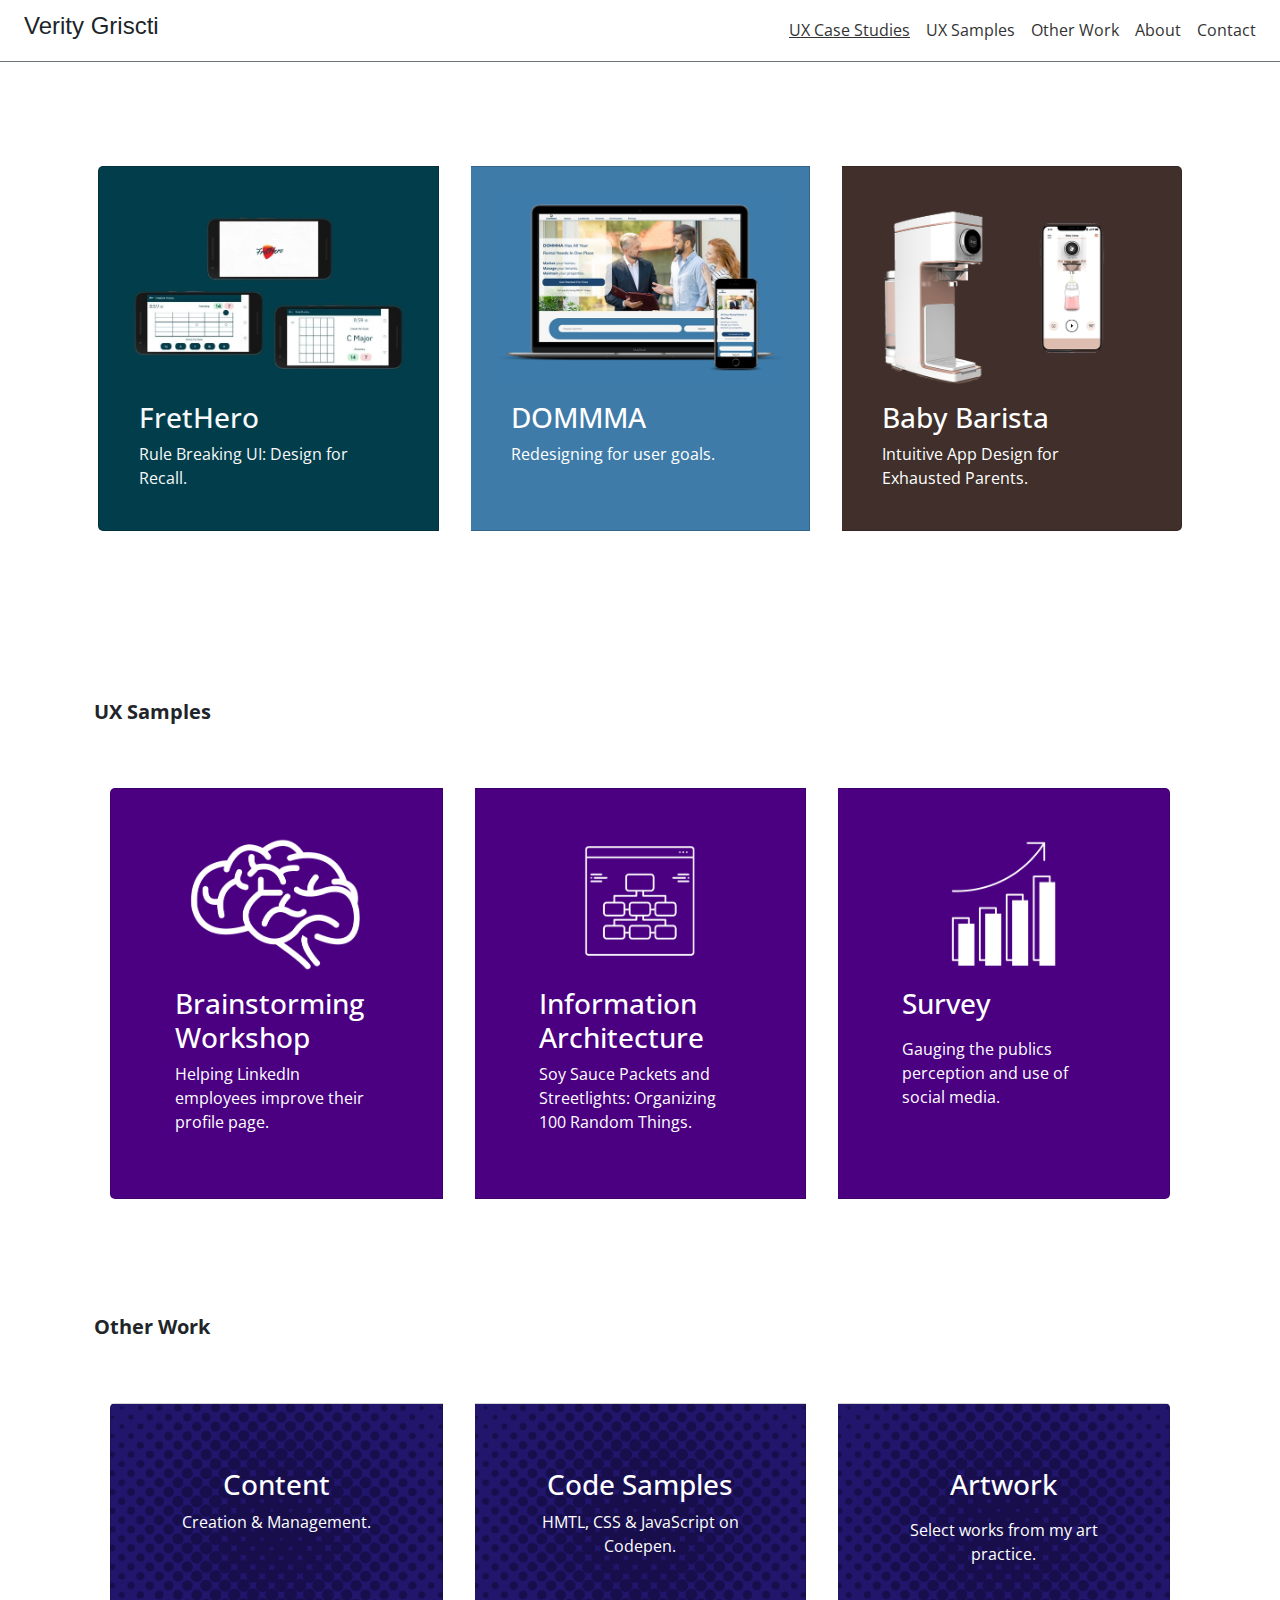
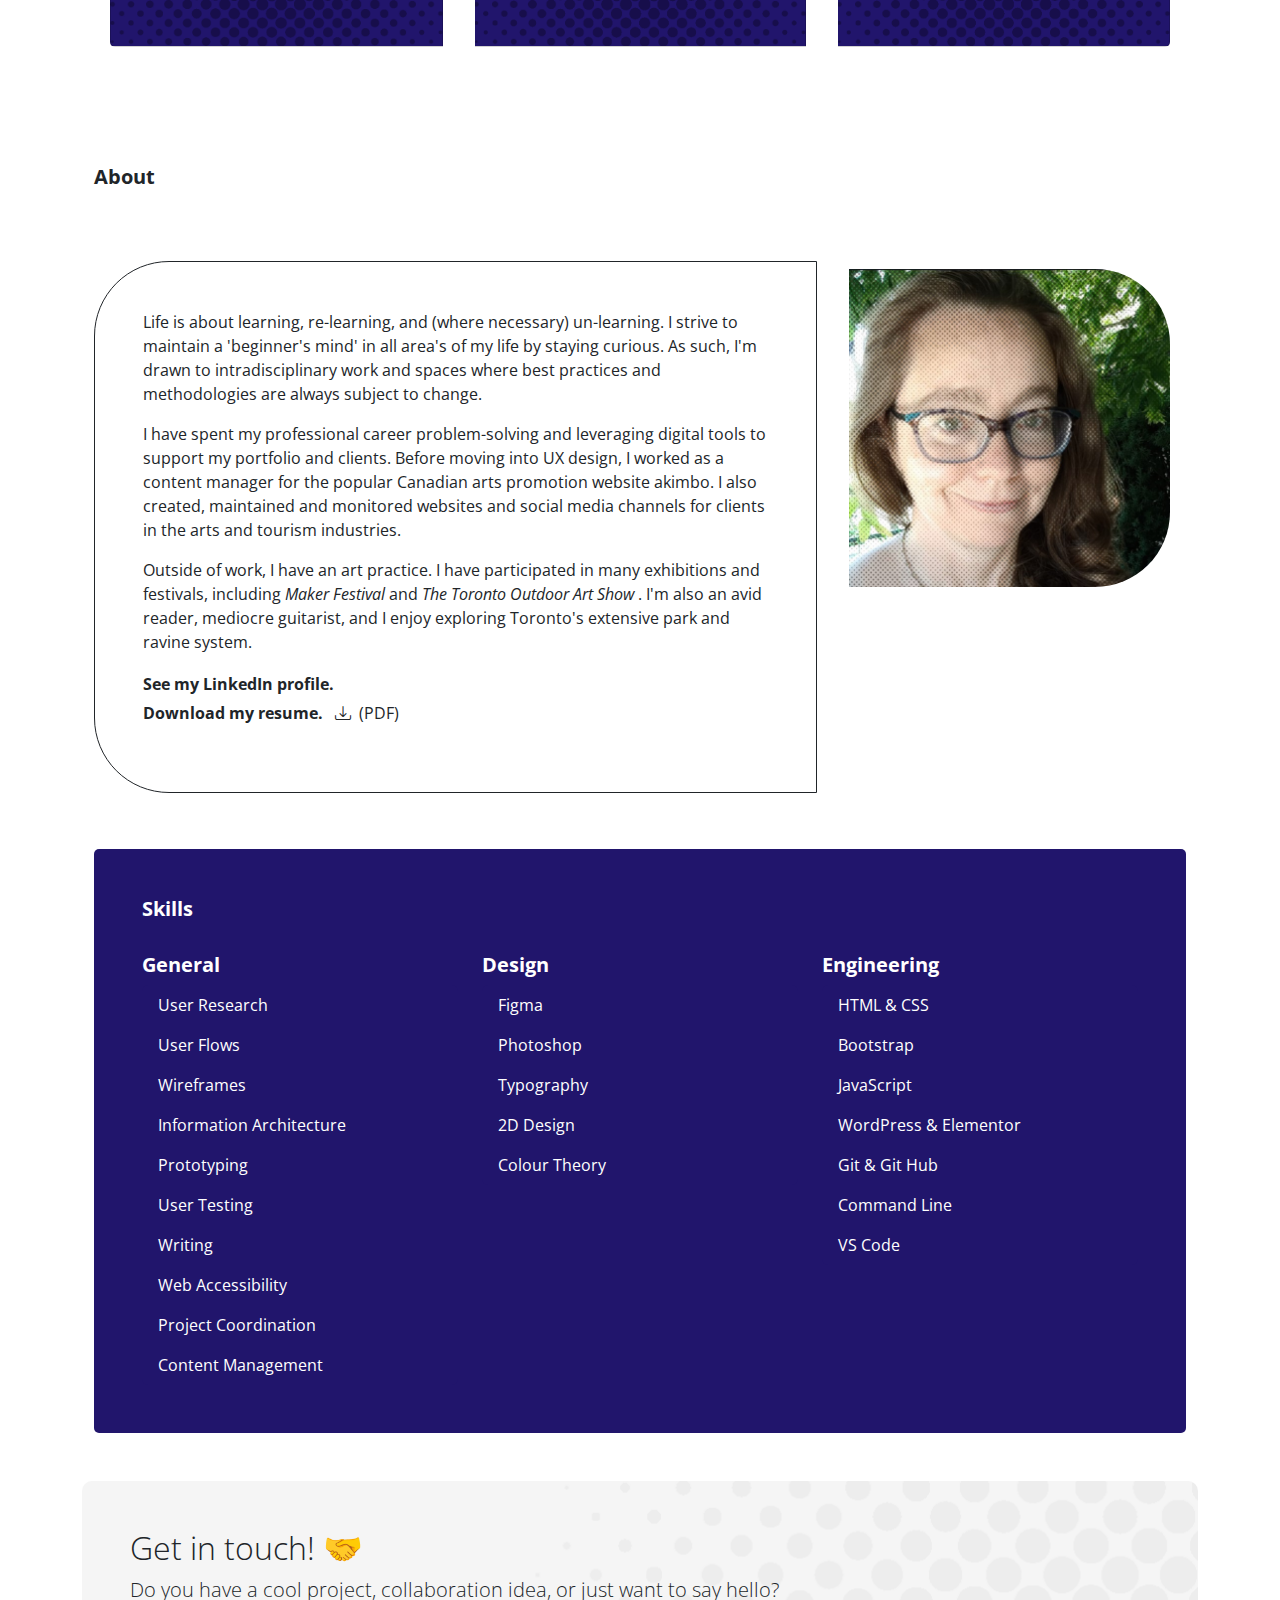
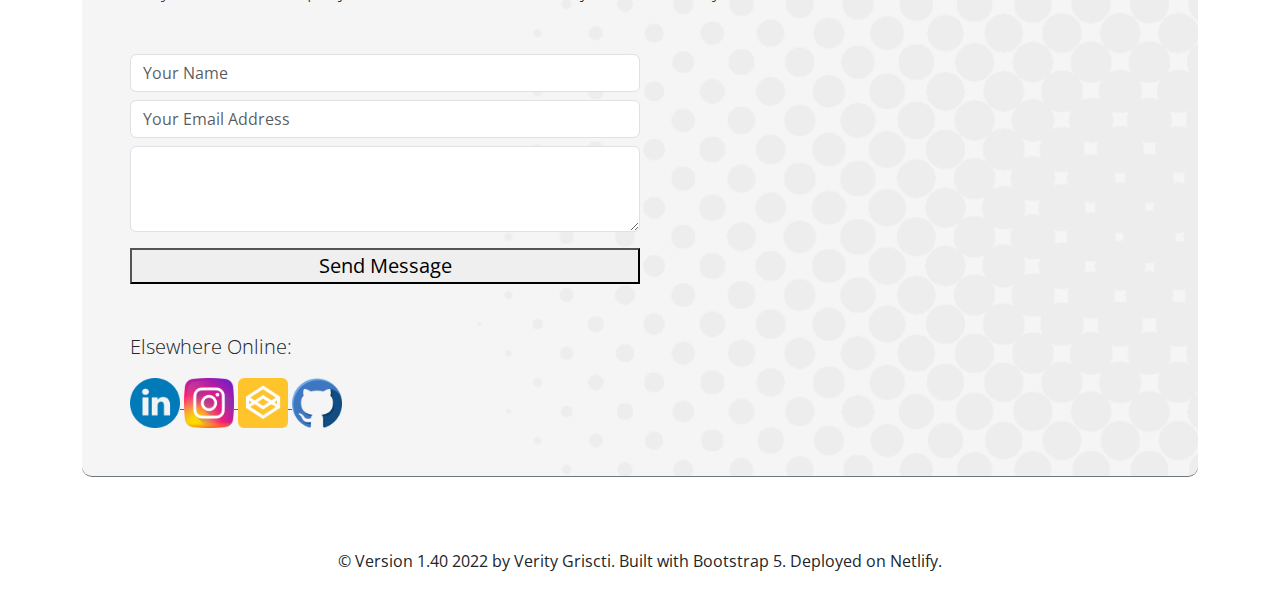
<file: index.html>
<!DOCTYPE html>
<html lang="en">
  <head>
    <title>Verity Griscti - UX Designer</title>
    <meta charset="utf-8" />
    <meta name="viewport" content="width=device-width, initial-scale=1" />

    <link
      href="https://cdn.jsdelivr.net/npm/bootstrap@5.1.2/dist/css/bootstrap.min.css"
      rel="stylesheet"
    />
    <script src="https://cdn.jsdelivr.net/npm/bootstrap@5.1.2/dist/js/bootstrap.bundle.min.js"></script>

    <meta name="description" content="Verity Griscti: UX Designer" />
    <meta name="author" content="Verity Griscti" />

    <link rel="preconnect" href="https://fonts.googleapis.com" />
    <link rel="preconnect" href="https://fonts.gstatic.com" crossorigin />
    <link
      href="https://fonts.googleapis.com/css2?family=Lora:ital,wght@0,400;0,500;1,400;1,500&display=swap"
      rel="stylesheet"
    />
    <link rel="preconnect" href="https://fonts.googleapis.com" />
    <link rel="preconnect" href="https://fonts.gstatic.com" crossorigin />
    <link
      href="https://fonts.googleapis.com/css2?family=Lora:ital,wght@0,400;0,500;1,400;1,500&family=Open+Sans:wght@300;400;600&display=swap"
      rel="stylesheet"
    />

    <link
      rel="stylesheet"
      href="https://cdn.jsdelivr.net/npm/bootstrap-icons@1.5.0/font/bootstrap-icons.css"
    />

    <link
      rel="stylesheet"
      href="https://pro.fontawesome.com/releases/v5.10.0/css/all.css"
      integrity="sha384-AYmEC3Yw5cVb3ZcuHtOA93w35dYTsvhLPVnYs9eStHfGJvOvKxVfELGroGkvsg+p"
      crossorigin="anonymous"
    />

    <link rel="stylesheet" href="/styles.css" />

    <!-- Global site tag (gtag.js) - Google Analytics -->
    <script
      async
      src="https://www.googletagmanager.com/gtag/js?id=G-D1YHQLPENP"
    ></script>
    <script>
      window.dataLayer = window.dataLayer || []
      function gtag() {
        dataLayer.push(arguments)
      }
      gtag('js', new Date())

      gtag('config', 'G-D1YHQLPENP')
    </script>
  </head>

  <body data-bs-spy="scroll" data-bs-target=".nav" data-bs-offset="150">
    <main class="container">
      <nav
        id="navbar"
        class="navbar navbar-light navbar-expand-md fixed-top p-1 border-bottom border-secondary"
        aria-label="Main Navigation"
      >
        <div id="nav-contents" class="container-fluid">
          <div class="navbrand">
            <a id="index-link" class="nav-link text-dark" href="index.html">
              <h1 class="fs-4 fw-normal p-2 align-items-middle align-middle">
                Verity Griscti
              </h1>
            </a>
          </div>
          <!---navbrand-->

          <button
            class="navbar-toggler"
            type="button"
            data-bs-toggle="collapse"
            data-bs-target="#menu-content"
            aria-controls="menu"
            aria-expanded="false"
            aria-label="Toggle navigation"
          >
            <span class="navbar-toggler-icon"></span>
          </button>

          <div class="collapse navbar-collapse" id="menu-content">
            <ul
              id="menu"
              class="nav d-flex navbar-nav me-auto mb-2 mb-lg-0 justify-content-end collapse navbar-collapse nav-pills"
            >
              <li class="nav-item">
                <a class="nav-link" href="#ux-cs">UX Case Studies</a>
              </li>
              <li class="nav-item">
                <a class="nav-link" href="#ux-samples">UX Samples</a>
              </li>
              <li class="nav-item">
                <a class="nav-link" href="#other-work">Other Work</a>
              </li>
              <li class="nav-item">
                <a class="nav-link" href="#about">About</a>
              </li>
              <li class="nav-item">
                <a class="nav-link" href="#contact">Contact</a>
              </li>
            </ul>
          </div>
          <!-- menu-content-->
        </div>
        <!--- nav-contents -->
      </nav>

      <div id="ux-cs">
        <h2 class="hide-element">UX Case Studies</h2>
        <div class="card-group text-left">
          <div id="frethero-cs" class="card p-4 m-3 tile">
            <img
              src="/main-assets/images/index/FretHero-Mockup.jpg"
              class="card-img-top"
              alt="A screen shot of the FretHero Splash, Note Selector and Chord Box Sreens."
            />
            <div class="card-body">
              <a class="link-light" href="/frethero.html">
                <h3 class="card-title">FretHero</h3>
                <p class="card-text">
                  Rule Breaking UI: Design for Recall.
                </p>
              </a>
            </div>
          </div>
          <!--frethero-cs-->
          <div id="dommma-cs" class="card p-4 m-3 tile">
            <img
              src="/main-assets/images/index/DOMMMA-Mockup.jpg.png"
              class="card-img-top"
              alt="An open laptop and cell phone both display the DOMMMA home page."
            />
            <div class="card-body">
              <a href="/DOMMMA.html">
                <h3 class="card-title">DOMMMA</h3>
                <p class="card-text">
                  Redesigning for user goals.
                </p>
              </a>
            </div>
          </div>
          <!--dommma-cs-->
          <div id="babybarista-cs" class="card p-4 m-3 tile">
            <img
              src="/main-assets/images/index/babybarista-Mockup.png"
              class="card-img-top"
              alt="An image of a the Baby Barista formula dispenser and a cell phone displaying a screen shot of the Baby Barista App."
            />
            <div class="card-body">
              <a href="/babybarista.html">
                <h3 class="card-title">Baby Barista</h3>
                <p class="card-text">
                  Intuitive App Design for Exhausted Parents.
                </p>
              </a>
            </div>
          </div>
          <!---baby-barista-->
        </div>
        <!--card-group-->
      </div>
      <!--ux-cs-->

      <div id="ux-samples" class="container">
        <h2 class="fs-5 fw-bold">UX Samples</h2>
        <div class="card-group mt-5">
          <div id="workshop-tile" class="card p-5 m-3 tile">
            <img
              src="/main-assets/images/index/Brainstorming-Graphic.png"
              class="card-img-top"
              alt="White line drawing of a profile view of a brain on a dark violet background."
            />
            <div class="card-body">
              <a href="/research-workshop.html">
                <h3 class="card-title">Brainstorming Workshop</h3>
                <p class="card-text">
                  Helping LinkedIn employees improve their profile page.
                </p>
              </a>
            </div>
          </div>
          <!--workshop-tile-->
          <div id="ia-tile" class="card p-5 m-3 tile">
            <img
              src="/main-assets/images/index/InfoArch-Graphic.png"
              class="card-img-top"
              alt="White line drawing of a site map diagram on a dark violet background."
            />
            <div class="card-body">
              <a href="/InformationArchitecture.html">
                <h3 class="card-title">Information Architecture</h3>
                <p class="card-text">
                  Soy Sauce Packets and Streetlights: Organizing 100 Random
                  Things.
                </p>
              </a>
            </div>
          </div>
          <!--ia-tile-->
          <div id="survey-tile" class="card p-5 m-3 tile">
            <img
              src="/main-assets/images/index/Survey-Graphic.png"
              class="card-img-top"
              alt="White line drawing of a three bar graph with a curved line above the graph on a dark violet background."
            />
            <div class="card-body">
              <a href="/survey.html">
                <h3 class="card-title">Survey</h3>
                <p class="card-text"></p>
                <p>Gauging the publics perception and use of social media.</p>
              </a>
            </div>
          </div>
          <!--survey-tile-->
        </div>
        <!---card-group-->
      </div>
      <!---ux-samples-->

      <div id="other-work" class="container">
        <h2 class="fs-5 fw-bold">Other Work</h2>
        <div class="card-group mt-5">
          <div id="content-tile" class="card p-5 m-3 tile text-center">
            <div class="card-body">
              <a href="/content.html">
                <h3 class="card-title">Content</h3>
                <p class="card-text">Creation & Management.</p>
              </a>
            </div>
          </div>
          <!--content-tile-->
          <div id="code-tile" class="card p-5 m-3 tile text-center">
            <div class="card-body">
              <a target="_blank" href="https://codepen.io/veritygriscti">
                <h3 class="card-title">Code Samples</h3>
                <p class="card-text">HMTL, CSS & JavaScript on Codepen.</p>
              </a>
            </div>
          </div>
          <!--code-tile-->
          <div id="art-tile" class="card p-5 m-3 tile text-center">
            <div class="card-body">
              <a href="/artwork.html">
                <h3 class="card-title">Artwork</h3>
                <p class="card-text"></p>
                <p>Select works from my art practice.</p>
              </a>
            </div>
          </div>
          <!--artwork-tile-->
        </div>
        <!---card-group-->
      </div>
      <!---other-work-->

      <section id="about" class="container-fluid">
        <h2 class="fs-5 fw-bold">About</h2>

        <div id="about-row" class="row mt-5 g-3">
          <div
            id="about-img-container--"
            class="col-sm-12 col-md-4 order-md-last text-center align-items-top"
          >
            <div class="p-3">
              <img
                id="about-img"
                class="img-fluid"
                src="main-assets/images/index/about-img.jpg"
                alt="Headshot of a UX designer looking relieved and happy after recieving Head shot of a UX Designer looking confident and happy after getting her first haircut in 18 months (#pandemiclife)"
              />
              <br />
            </div>
          </div>
          <!---about-img-container-->

          <div
            id="about-written-container"
            class="col-sm-12 col-md-8 order-md-first p-2"
          >
            <div id="about-written" class="p-5 border border-dark">
              <p>
                Life is about learning, re-learning, and (where necessary)
                un-learning. I strive to maintain a 'beginner's mind' in all
                area's of my life by staying curious. As such, I'm drawn to
                intradisciplinary work and spaces where best practices and
                methodologies are always subject to change.
              </p>

              <p>
                I have spent my professional career problem-solving and
                leveraging digital tools to support my portfolio and clients.
                Before moving into UX design, I worked as a content manager for
                the popular Canadian arts promotion website akimbo. I also
                created, maintained and monitored websites and social media
                channels for clients in the arts and tourism industries.
              </p>

              <p>
                Outside of work, I have an art practice. I have participated in
                many exhibitions and festivals, including
                <i>Maker Festival</i>
                and
                <i>The Toronto Outdoor Art Show</i>
                . I'm also an avid reader, mediocre guitarist, and I enjoy
                exploring Toronto's extensive park and ravine system.
              </p>

              <div id="about-links">
                <p>
                  <a
                    target="_blank"
                    href="https://www.linkedin.com/in/veritygriscti"
                  >
                    See my LinkedIn profile.
                  </a>
                  <br />
                  <a href="VerityGriscti-Resume.pdf">Download my resume.</a>
                  &nbsp;
                  <i class="bi bi-download"></i>
                  &nbsp;(PDF)
                </p>
              </div>
              <!--about-links-->
            </div>
            <!--about-written-->
          </div>
          <!--about-written-container-->
        </div>
        <!--about-row-->

        <aside id="skills" class="p-5 container-fluid mt-5">
          <h3 class="fs-5 fw-bold">Skills</h3>
          <div class="row">
            <div class="col-sm-12 col-md-4">
              <h4 class="fs-5 mt-4 fw-bold">General</h4>
              <ul class="list-group">
                <li class="list-group-item">User Research</li>
                <li class="list-group-item">User Flows</li>
                <li class="list-group-item">Wireframes</li>
                <li class="list-group-item">Information Architecture</li>
                <li class="list-group-item">Prototyping</li>
                <li class="list-group-item">User Testing</li>
                <li class="list-group-item">Writing</li>
                <li class="list-group-item">Web Accessibility</li>
                <li class="list-group-item">Project Coordination</li>
                <li class="list-group-item">Content Management</li>
              </ul>
            </div>
            <div class="col-sm-12 col-md-4">
              <h4 class="fs-5 mt-4 fw-bold">Design</h4>
              <ul class="list-group">
                <li class="list-group-item">Figma</li>
                <li class="list-group-item">Photoshop</li>
                <li class="list-group-item">Typography</li>
                <li class="list-group-item">2D Design</li>
                <li class="list-group-item">Colour Theory</li>
              </ul>
            </div>
            <div class="col-sm-12 col-md-4">
              <h4 class="fs-5 mt-4 fw-bold">Engineering</h4>
              <ul class="list-group">
                <li class="list-group-item">HTML &amp; CSS</li>
                <li class="list-group-item">Bootstrap</li>
                <li class="list-group-item">JavaScript</li>
                <li class="list-group-item">WordPress & Elementor</li>
                <li class="list-group-item">Git & Git Hub</li>
                <li class="list-group-item">Command Line</li>
                <li class="list-group-item">VS Code</li>
              </ul>
            </div>
          </div>
          <!--row-->
        </aside>
      </section>

      <section
        id="contact"
        class="container border-bottom border-secondary mt-5 p-5"
      >
        <h2 class="fw-light">
          Get in touch!
          <span id="emoji">&#x1f91d;</span>
        </h2>

        <div id="form-container" class="fs-5 fw-light">
          Do you have a cool project, collaboration idea, or just want to say
          hello?
          <br />
          <form
            class="mt-5"
            name="contact-form"
            onSubmit="submit"
            method="POST"
            data-netlify="true"
            data-netlify-recaptcha="true"
          >
            <div class="col-md-6 mb-2">
              <label
                for="Contact-Form-Name"
                class="form-label hide-element"
                aria-label="Name-Input"
              >
                Name:
              </label>
              <input
                type="text"
                class="form-control"
                id="Contact-Form-Name"
                placeholder="Your Name"
                name="name"
              />
            </div>
            <div class="col-md-6 mb-2">
              <label
                for="Email-Address"
                class="form-label hide-element"
                aria-label="Email-Input"
              >
                Email Address
              </label>
              <input
                type="email"
                class="form-control"
                id="Email-Address"
                placeholder="Your Email Address"
                name="email-address"
              />
            </div>
            <div class="col-md-6 mb-3">
              <label
                for="Text-Message"
                class="form-label hide-element"
                aria-label="Input Email Message"
              >
                Email Message
              </label>
              <textarea
                class="form-control"
                id="Text-Message"
                rows="3"
                name="text-message"
              ></textarea>
            </div>
            <div data-netlify-recaptcha="true"></div>
            <div class="col-md-6 d-md-block mt-2">
              <button
                class="btn-dark d-md-block col-12"
                type="submit"
                aria-label="Submit Contact Form"
              >
                Send Message
              </button>
            </div>
          </form>
        </div>
        <!--form-container-->

        <div class="social-media flex-row">
          <div class="fw-light fs-5 mt-5">Elsewhere Online:</div>
          <div id="sm-menu" class="mt-3">
            <a
              target="_blank"
              href="https://www.linkedin.com/in/veritygriscti/"
            >
              <img
                class="sm-icon"
                alt="linkedin-logo"
                src="main-assets/icons/linkedin.png"
              />
            </a>
            <a
              target="_blank"
              href="https://www.instagram.com/handcodedstudios/"
            >
              <img
                class="sm-icon"
                alt="instagram-logo"
                src="main-assets/icons/instagram(3).png"
              />
            </a>
            <a target="_blank" href="https://codepen.io/veritygriscti">
              <img
                class="sm-icon"
                alt="codepen-logo"
                src="main-assets/icons/codepen.png"
              />
            </a>
            <a target="_blank" href="https://github.com/veritygriscti">
              <img
                class="sm-icon"
                alt="github-logo"
                src="main-assets/icons/github.png"
              />
            </a>
          </div>
          <!--sm-menu-->
        </div>
        <!---social-media-->
      </section>
    </main>

    <footer class="container-fluid p-4 text-center mt-5">
      <p>
        &copy; Version 1.40 2022 by Verity Griscti. Built with Bootstrap 5.
        Deployed on Netlify.
      </p>
    </footer>
  </body>
</html>
</file>
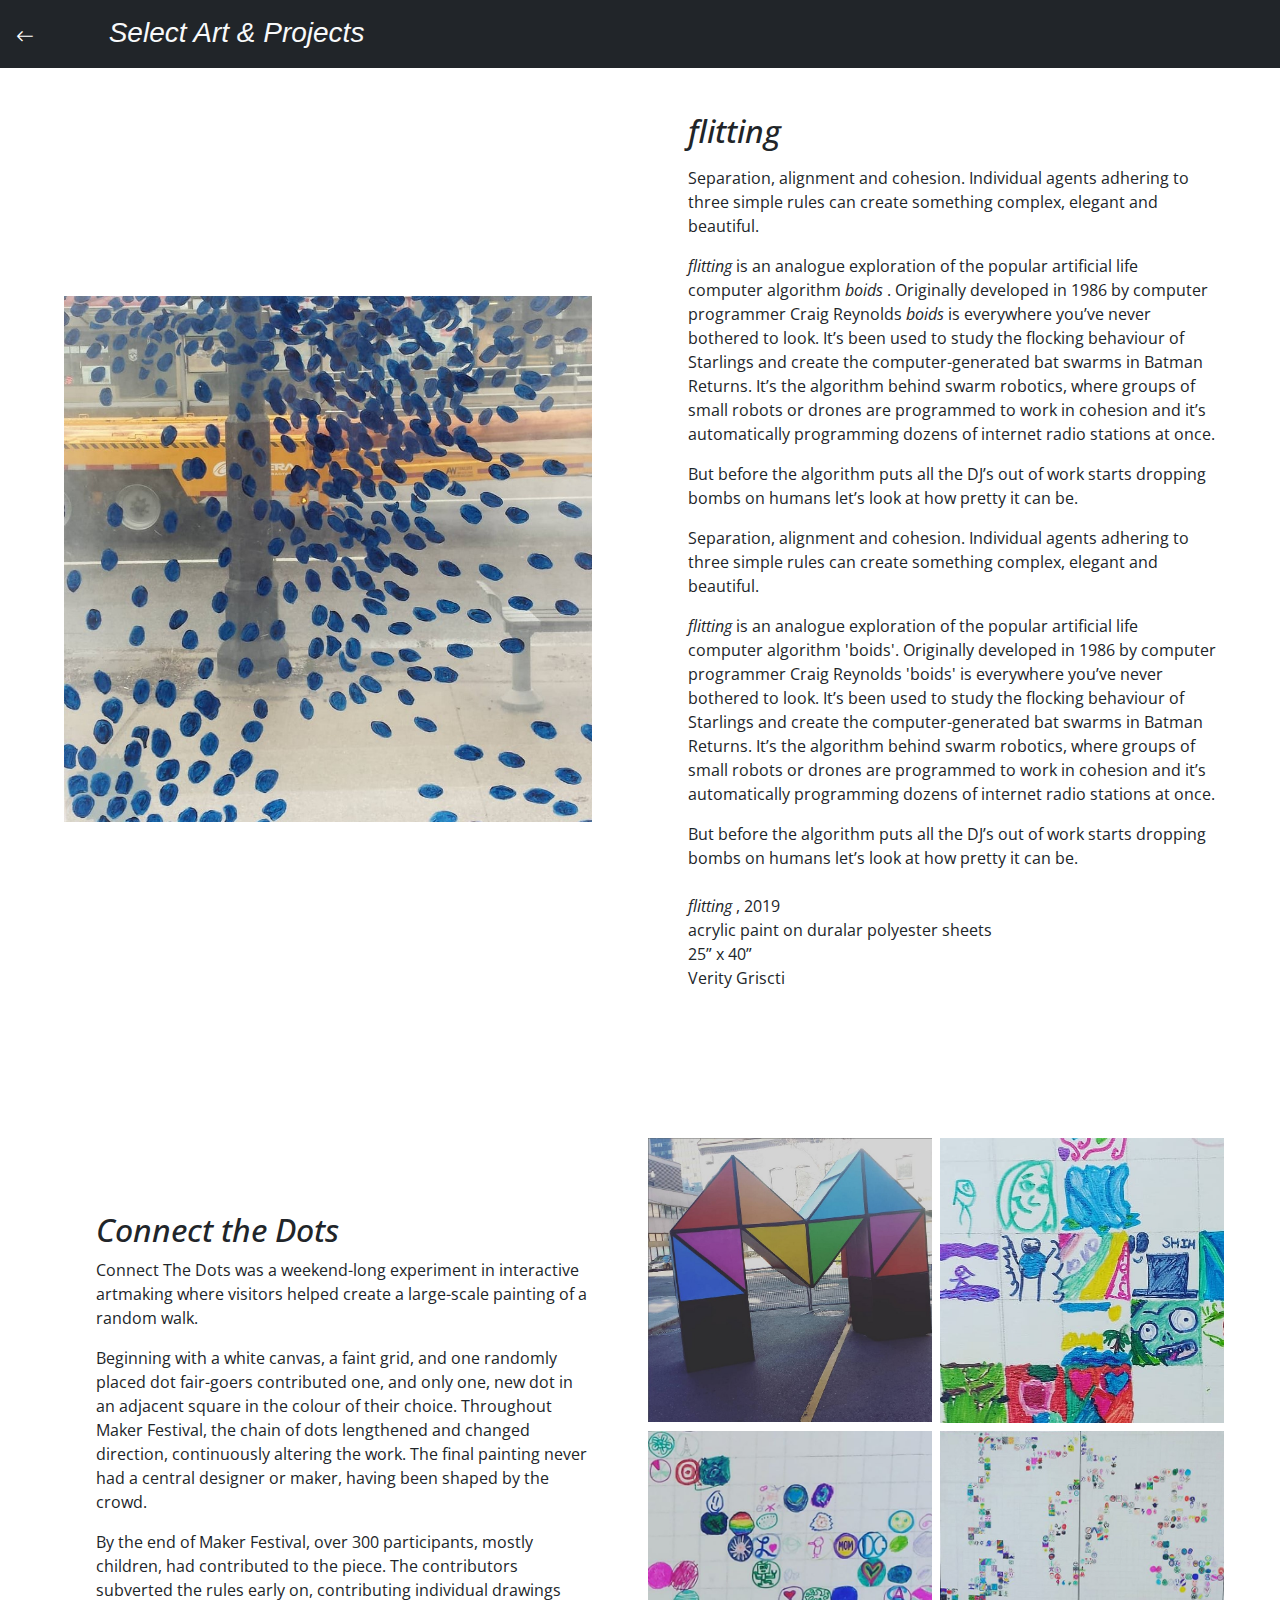
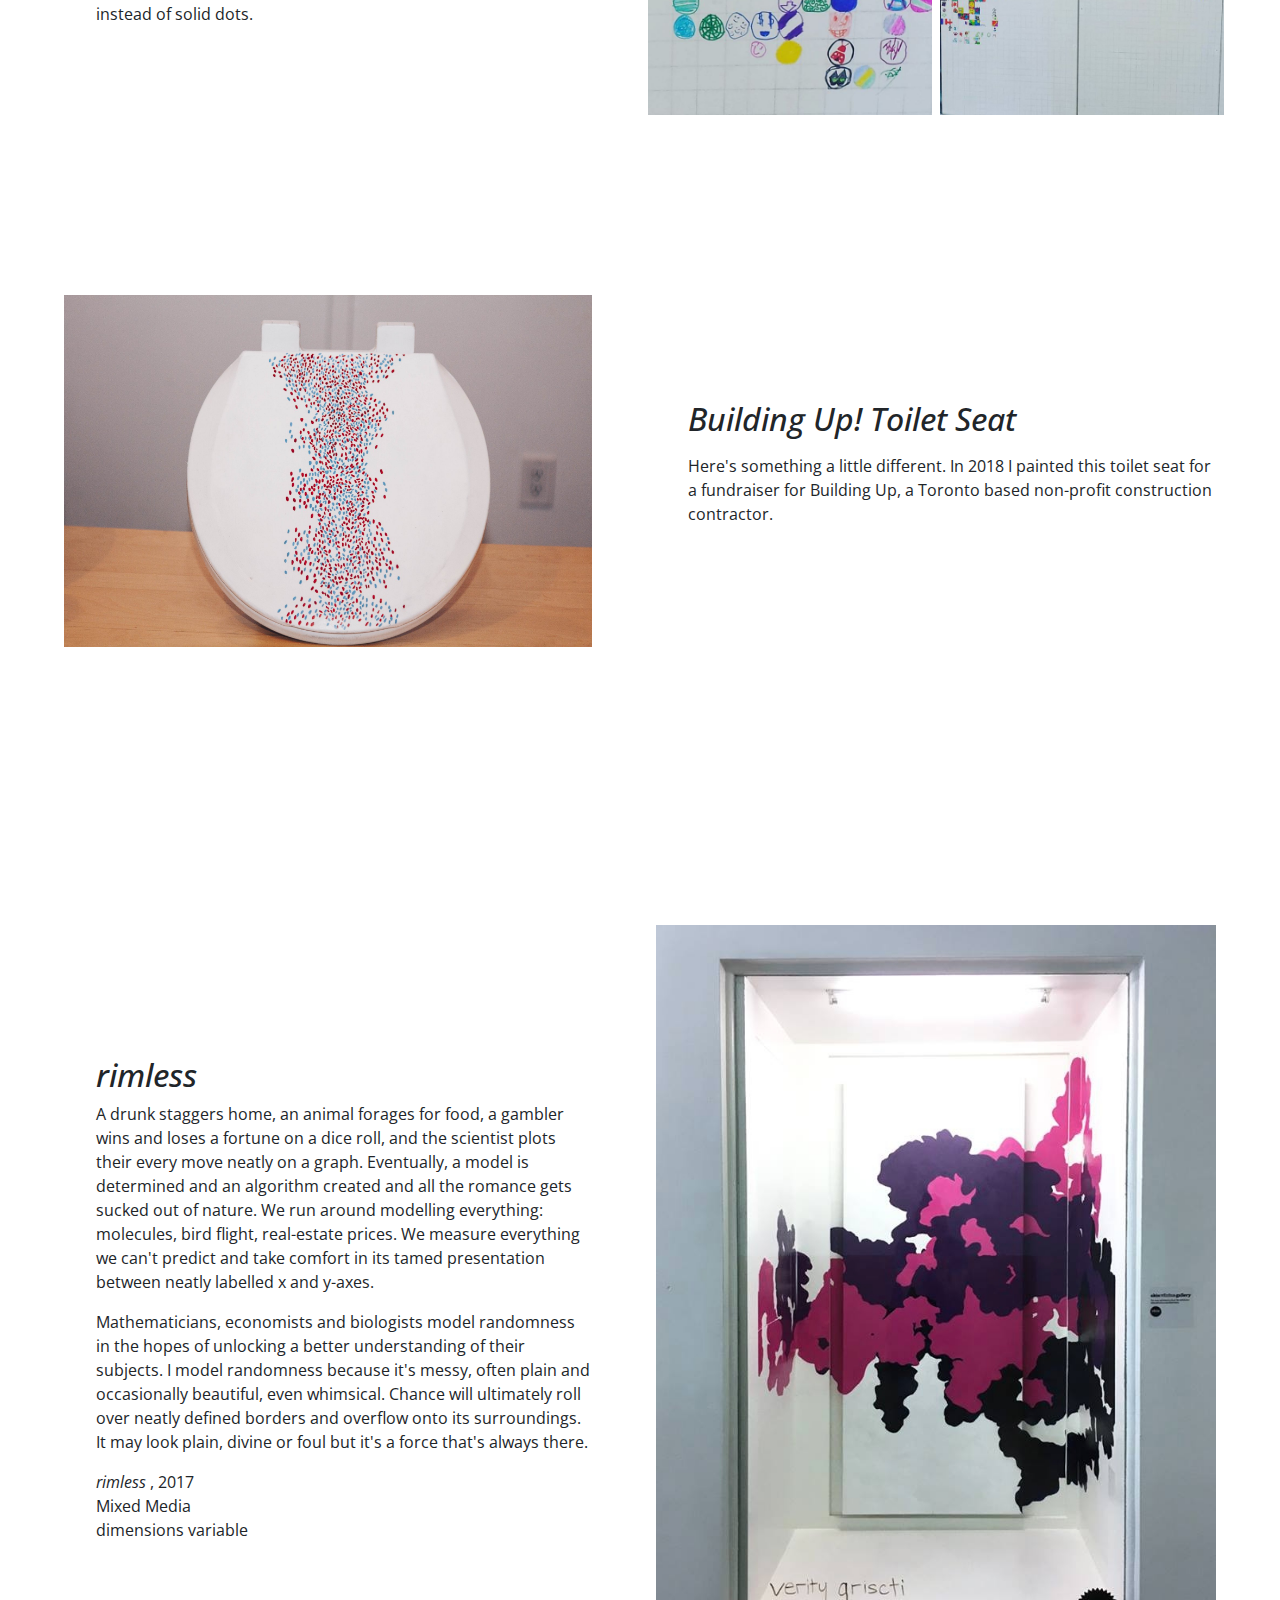
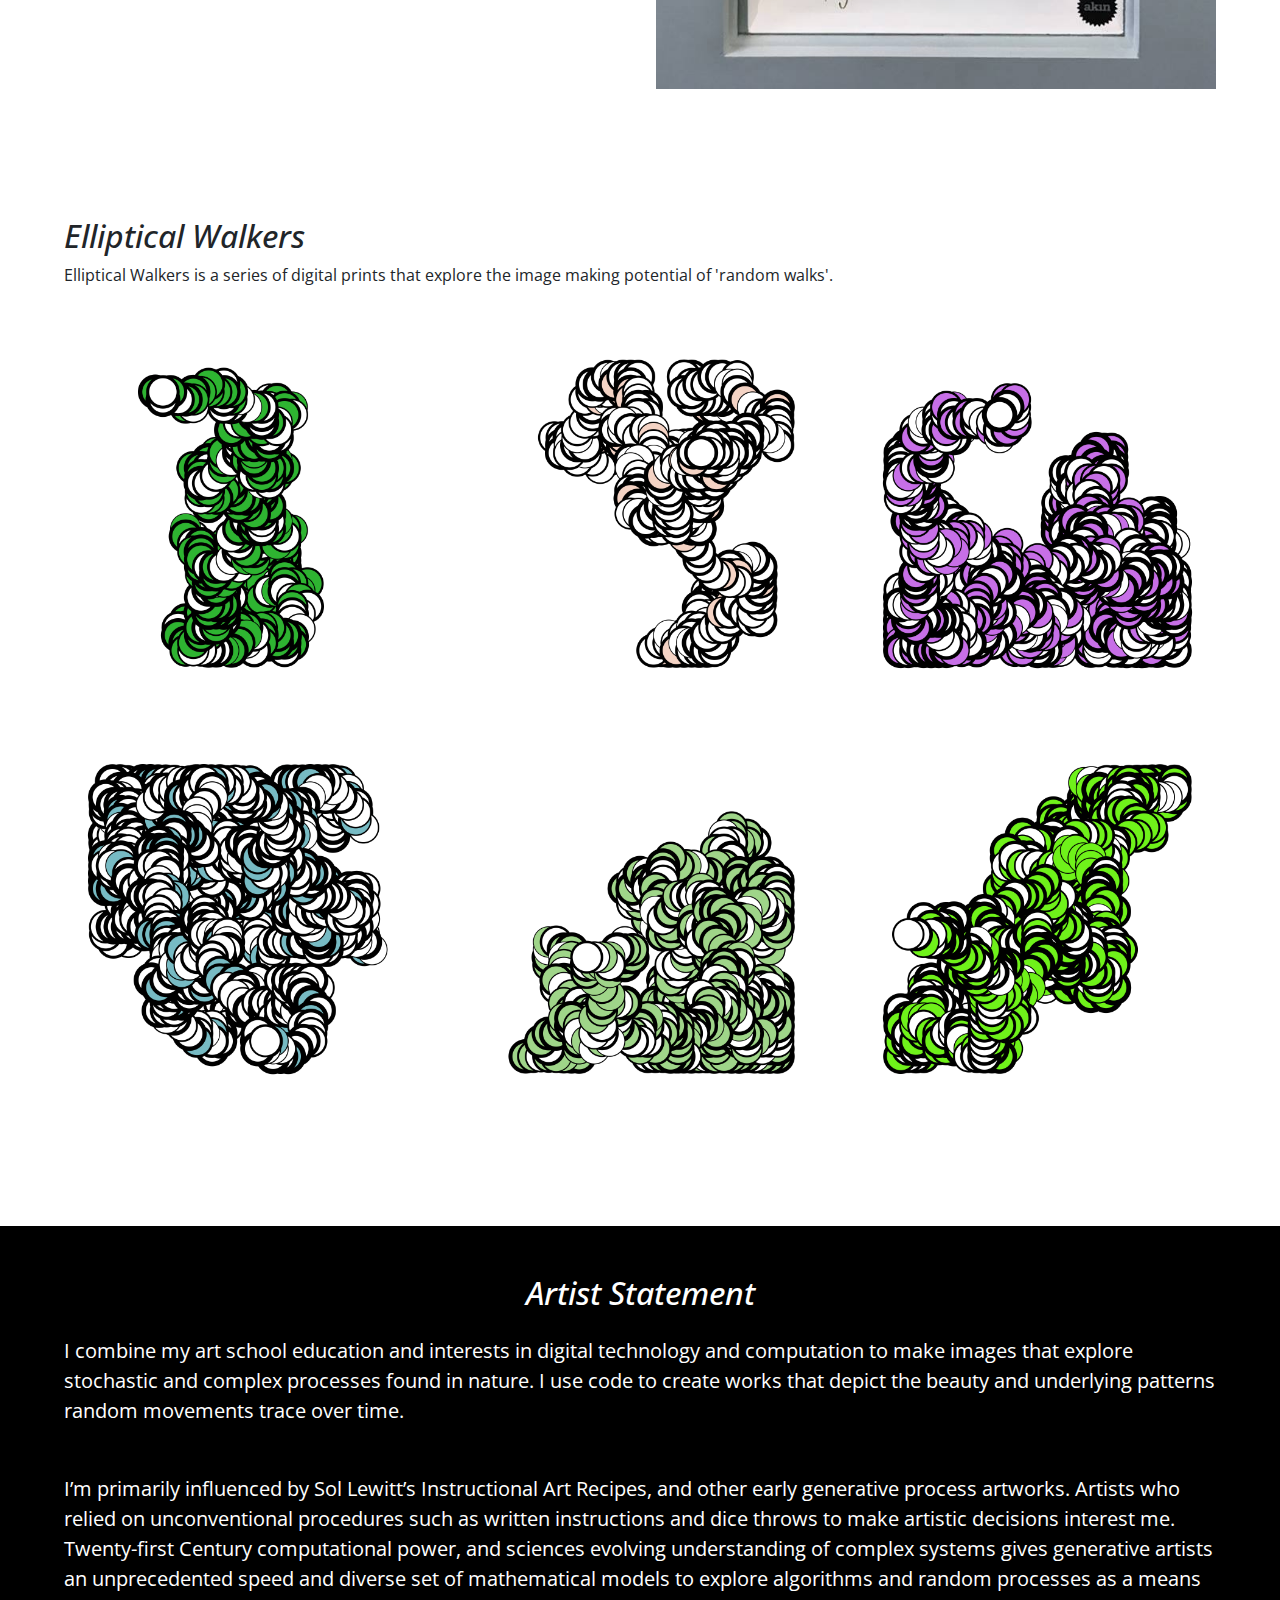
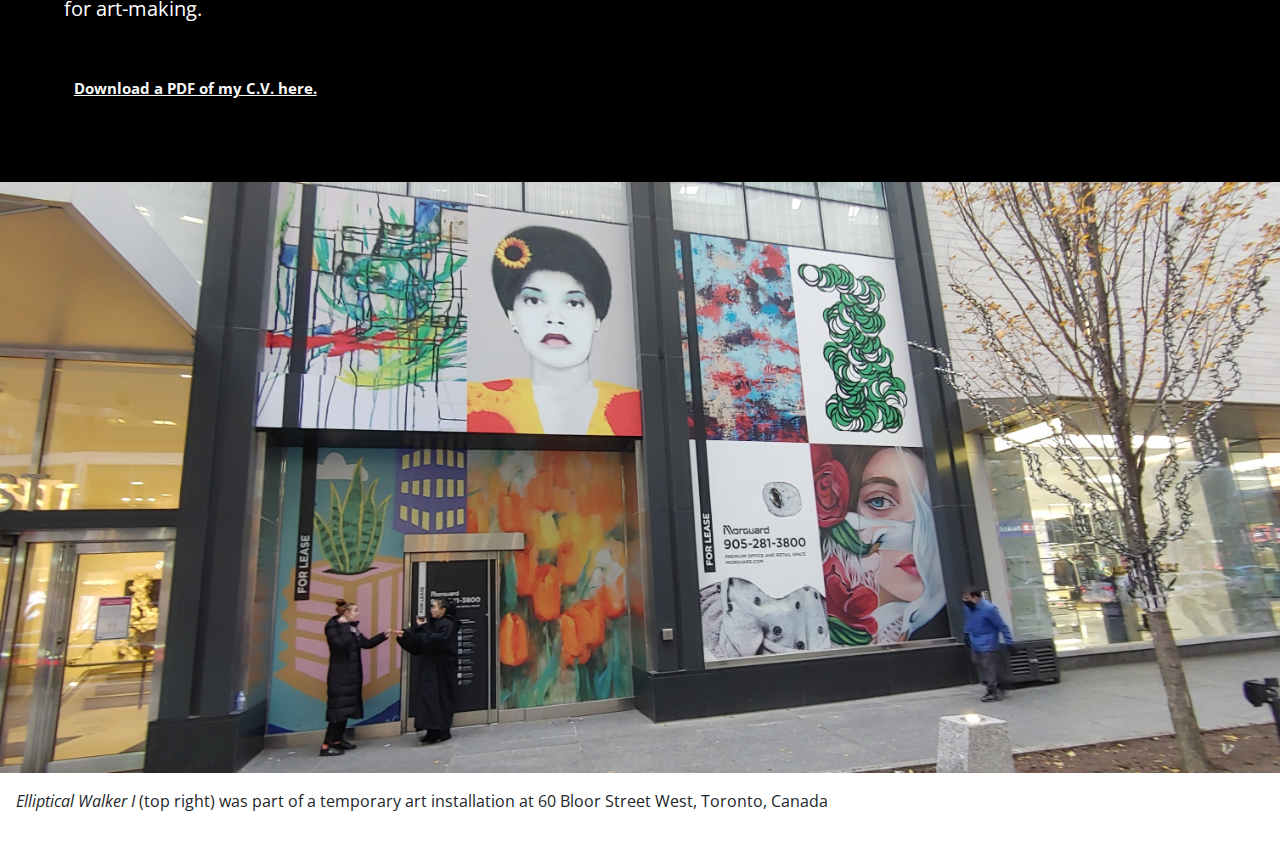
<file: artwork.html>
<!DOCTYPE html>
<html lang="en">
  <head>
    <title>Verity Griscti - Artwork</title>
    <meta charset="utf-8" />
    <meta name="viewport" content="width=device-width, initial-scale=1" />

    <link
      href="https://cdn.jsdelivr.net/npm/bootstrap@5.1.2/dist/css/bootstrap.min.css"
      rel="stylesheet"
    />
    <script src="https://cdn.jsdelivr.net/npm/bootstrap@5.1.2/dist/js/bootstrap.bundle.min.js"></script>

    <meta name="description" content="Verity Griscti's Artwork" />
    <meta name="author" content="Verity Griscti" />

    <link rel="preconnect" href="https://fonts.googleapis.com" />
    <link rel="preconnect" href="https://fonts.gstatic.com" crossorigin />
    <link
      href="https://fonts.googleapis.com/css2?family=Lora:ital,wght@0,400;0,500;1,400;1,500&display=swap"
      rel="stylesheet"
    />
    <link rel="preconnect" href="https://fonts.googleapis.com" />
    <link rel="preconnect" href="https://fonts.gstatic.com" crossorigin />
    <link
      href="https://fonts.googleapis.com/css2?family=Lora:ital,wght@0,400;0,500;1,400;1,500&family=Open+Sans:wght@300;400;600&display=swap"
      rel="stylesheet"
    />

    <link
      rel="stylesheet"
      href="https://cdn.jsdelivr.net/npm/bootstrap-icons@1.5.0/font/bootstrap-icons.css"
    />

    <link
      rel="stylesheet"
      href="https://pro.fontawesome.com/releases/v5.10.0/css/all.css"
      integrity="sha384-AYmEC3Yw5cVb3ZcuHtOA93w35dYTsvhLPVnYs9eStHfGJvOvKxVfELGroGkvsg+p"
      crossorigin="anonymous"
    />

    <link rel="stylesheet" href="/styles.css" />

    <!-- Global site tag (gtag.js) - Google Analytics -->
    <script
      async
      src="https://www.googletagmanager.com/gtag/js?id=G-D1YHQLPENP"
    ></script>
  </head>
  <body>
    <header
      class="native-casestudy-header bg-dark text-light container-fluid p-0 fixed-top"
    >
      <div class="row">
        <div class="col-1 text-left align-middle">
          <div class="fs-4 p-3">
            <a
              class="native-back-link"
              href="index.html"
              aria-label="Back Button"
            >
              <i class="bi bi-arrow-left"></i>
            </a>
          </div>
        </div>
        <div class="col-11 gy-2 text-left align-middle mt-3">
          <h1 class="fs-3 fst-italic">Select Art &amp; Projects</h1>
        </div>
      </div>
    </header>

    <section id="flitting" class="native-section-height container-fluid mt-5">
      <div class="row align-items-center p-3">
        <div class="col-sm-12 col-md-6 text-center p-5">
          <img
            class="img-fluid"
            src="main-assets/images/artwork/flitting-detail.jpg"
            alt="Detail of flitting installation looking out into the street."
          />
        </div>

        <div class="col-sm-12 col-md-6 p-5">
          <h2 class="fst-italic">flitting</h2>

          <p class="mt-3">
            Separation, alignment and cohesion. Individual agents adhering to
            three simple rules can create something complex, elegant and
            beautiful.
          </p>
          <p>
            <i>flitting</i>
            is an analogue exploration of the popular artificial life computer
            algorithm
            <i>boids</i>
            . Originally developed in 1986 by computer programmer Craig Reynolds
            <i>boids</i>
            is everywhere you’ve never bothered to look. It’s been used to study
            the flocking behaviour of Starlings and create the
            computer-generated bat swarms in Batman Returns. It’s the algorithm
            behind swarm robotics, where groups of small robots or drones are
            programmed to work in cohesion and it’s automatically programming
            dozens of internet radio stations at once.
          </p>
          <p>
            But before the algorithm puts all the DJ’s out of work starts
            dropping bombs on humans let’s look at how pretty it can be.
          </p>
          <p class="mt-3">
            Separation, alignment and cohesion. Individual agents adhering to
            three simple rules can create something complex, elegant and
            beautiful.
          </p>
          <p>
            <i>flitting</i>
            is an analogue exploration of the popular artificial life computer
            algorithm 'boids'. Originally developed in 1986 by computer
            programmer Craig Reynolds 'boids' is everywhere you’ve never
            bothered to look. It’s been used to study the flocking behaviour of
            Starlings and create the computer-generated bat swarms in Batman
            Returns. It’s the algorithm behind swarm robotics, where groups of
            small robots or drones are programmed to work in cohesion and it’s
            automatically programming dozens of internet radio stations at once.
          </p>
          <p>
            But before the algorithm puts all the DJ’s out of work starts
            dropping bombs on humans let’s look at how pretty it can be.
          </p>
          <p class="mt-4">
            <i>flitting</i>
            , 2019
            <br />
            acrylic paint on duralar polyester sheets
            <br />
            25” x 40”
            <br />
            Verity Griscti
            <br />
          </p>
        </div>
      </div>
    </section>

    <section
      id="connect-the-dots"
      class="native-section-height container-fluid"
    >
      <div class="row align-items-center p-5">
        <div class="col-sm-12 col-md-6 p-5">
          <h2 class="fst-italic">Connect the Dots</h2>
          <p>
            Connect The Dots was a weekend-long experiment in interactive
            artmaking where visitors helped create a large-scale painting of a
            random walk.
          </p>
          <p></p>

          <p>
            Beginning with a white canvas, a faint grid, and one randomly placed
            dot fair-goers contributed one, and only one, new dot in an adjacent
            square in the colour of their choice. Throughout Maker Festival, the
            chain of dots lengthened and changed direction, continuously
            altering the work. The final painting never had a central designer
            or maker, having been shaped by the crowd.
          </p>

          <p>
            By the end of Maker Festival, over 300 participants, mostly
            children, had contributed to the piece. The contributors subverted
            the rules early on, contributing individual drawings instead of
            solid dots.
          </p>
        </div>
        <div class="col-sm-12 col-md-6 p-3 text-left">
          <div class="row">
            <div class="col-sm-12 col-md-6 p-1">
              <img
                class="img-fluid"
                src="main-assets/images/artwork/Makerfest-Symbol.jpg"
                alt="final image of connect the dots"
              />
            </div>
            <div class="col-sm-12 col-md-6 p-1">
              <img
                class="img-fluid"
                src="main-assets/images/artwork/ConnectTheDots-Detail2.jpg"
                alt="final image of connect the dots"
              />
            </div>
          </div>
          <div class="row">
            <div class="col-sm-12 col-md-6 p-1">
              <img
                class="img-fluid"
                src="main-assets/images/artwork/ConnectTheDots-Detail1.jpg"
                alt="final image of connect the dots"
              />
            </div>
            <div class="col-sm-12 col-md-6 p-1">
              <img
                class="img-fluid"
                src="main-assets/images/artwork/ConnectTheDots-Final.jpg"
                alt="final image of connect the dots"
              />
            </div>
          </div>
        </div>
      </div>
    </section>

    <section id="buildingup" class="native-section-height container-fluid mt-5">
      <div class="row align-items-center p-3">
        <div class="col-sm-12 col-md-6 text-center p-5">
          <img
            class="img-fluid"
            src="main-assets/images/artwork/BuildingUpToilet.jpg"
            alt="A white toilet with a flock of red and blue dots elegantly moving up the middle of the toilet seat."
          />
        </div>

        <div class="col-sm-12 col-md-6 p-5">
          <h2 class="fst-italic">Building Up! Toilet Seat</h2>

          <p class="mt-3">
            Here's something a little different. In 2018 I painted this toilet
            seat for a fundraiser for Building Up, a Toronto based non-profit
            construction contractor.
          </p>
        </div>
      </div>
    </section>

    <section id="rimless" class="native-section-height container-fluid">
      <div class="row align-items-center p-5">
        <div class="col-sm-12 col-md-6 p-5 text-left">
          <h2 class="fst-italic">rimless</h2>
          <p>
            A drunk staggers home, an animal forages for food, a gambler wins
            and loses a fortune on a dice roll, and the scientist plots their
            every move neatly on a graph. Eventually, a model is determined and
            an algorithm created and all the romance gets sucked out of nature.
            We run around modelling everything: molecules, bird flight,
            real-estate prices. We measure everything we can't predict and take
            comfort in its tamed presentation between neatly labelled x and
            y-axes.
          </p>

          <p>
            Mathematicians, economists and biologists model randomness in the
            hopes of unlocking a better understanding of their subjects. I model
            randomness because it's messy, often plain and occasionally
            beautiful, even whimsical. Chance will ultimately roll over neatly
            defined borders and overflow onto its surroundings. It may look
            plain, divine or foul but it's a force that's always there.
          </p>

          <p>
            <i>rimless</i>
            , 2017
            <br />
            Mixed Media
            <br />
            dimensions variable
            <br />
          </p>
        </div>
        <div class="col-sm-12 col-md-6 p-3 text-center">
          <img
            class="img-fluid"
            src="main-assets/images/artwork/rimless.jpg"
            alt="indoor installation of flitting"
          />
        </div>
      </div>
    </section>

    <section
      id="elliptical"
      class="native-section-height container-fluid mt-0 mb-5 p-5"
    >
      <div class="row p-3 text-left">
        <h2 class="fst-italic">Elliptical Walkers</h2>
        <p>
          Elliptical Walkers is a series of digital prints that explore the
          image making potential of 'random walks'.
        </p>
      </div>

      <div class="row mb-3 p-2">
        <div class="col-sm-12 col-md-4 text-left">
          <img
            class="img-fluid p-1"
            src="main-assets/images/artwork/Elliptical-Walk-1.jpg"
            alt="Elliptical Walk I"
          />
        </div>
        <div class="col-sm-12 col-md-4 text-center">
          <img
            class="img-fluid p-1"
            src="main-assets/images/artwork/Elliptical-Walk-II.jpg"
            alt="Elliptical Walk II"
          />
        </div>
        <div class="col-sm-12 col-md-4 text-center">
          <img
            class="img-fluid p-1"
            src="main-assets/images/artwork/Elliptical-Walk-III.jpg"
            alt="Elliptical Walk III"
          />
        </div>
      </div>

      <div class="row mb-3 p-2">
        <div class="col-sm-12 col-md-4 text-left">
          <img
            class="p-1 img-fluid"
            src="main-assets/images/artwork/Elliptical-Walk-IV.jpg"
            alt="Elliptical Walk IV"
          />
        </div>
        <div class="col-sm-12 col-md-4 text-center">
          <img
            class="p-1 img-fluid"
            src="main-assets/images/artwork/Elliptical-Walk-V.jpg"
            alt="Elliptical Walk V"
          />
        </div>
        <div class="col-sm-12 col-md-4 text-center">
          <img
            class="p-1 img-fluid"
            src="main-assets/images/artwork/Elliptical-Walk-VI.jpg"
            alt="Elliptical Walk VI"
          />
        </div>
      </div>
    </section>

    <section id="native-artist-statement" class="container-fluid mt-3 mb-0 p-0">
      <div class="p-5">
        <div class="align-middle">
          <h2 class="fst-italic text-center">Artist Statement</h2>
          <p class="text-left p-3 fs-5">
            I combine my art school education and interests in digital
            technology and computation to make images that explore stochastic
            and complex processes found in nature. I use code to create works
            that depict the beauty and underlying patterns random movements
            trace over time.
          </p>
          <p class="text-left p-3 fs-5">
            I’m primarily influenced by Sol Lewitt’s Instructional Art Recipes,
            and other early generative process artworks. Artists who relied on
            unconventional procedures such as written instructions and dice
            throws to make artistic decisions interest me. Twenty-first Century
            computational power, and sciences evolving understanding of complex
            systems gives generative artists an unprecedented speed and diverse
            set of mathematical models to explore algorithms and random
            processes as a means for art-making.
          </p>
        </div>
        <p class="text-left p-3 fs-5">
          <a
            class="text-left badge badge-pill badge-light text-light"
            href="main-assets/VerityGriscti-CV.pdf"
          >
            Download a PDF of my C.V. here.
          </a>
        </p>
      </div>
    </section>

      <div class="mt-0 mb-0">
        <figure>
          <img
            src="main-assets/images/artwork/60BloorStWest-Install.jpg"
            alt=""
            class="img-fluid px-0 mx-0 w-100"
          />
          <figcaption class="p-3">
            <i>Elliptical Walker I</i>
            (top right) was part of a temporary art installation at 60 Bloor
            Street West, Toronto, Canada
          </figcaption>
        </figure>
      </div>
  </body>
</html>
</file>
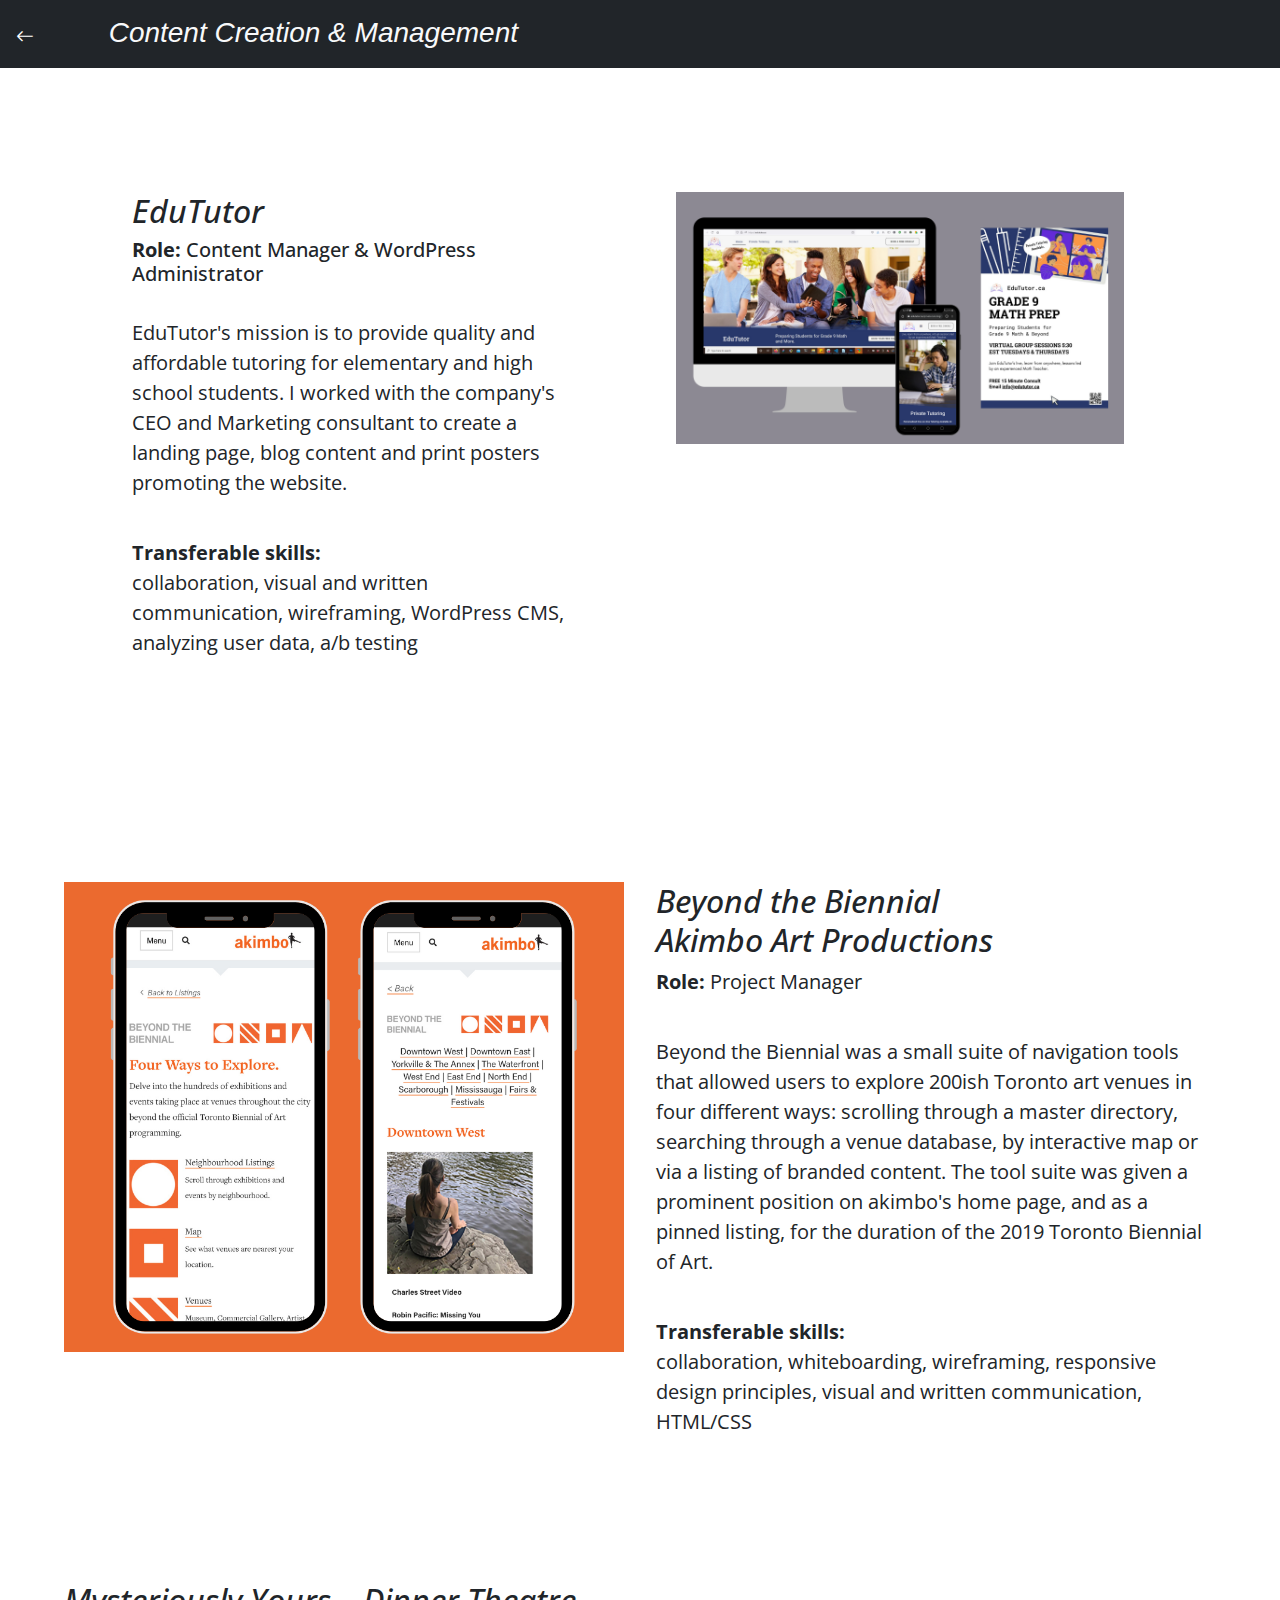
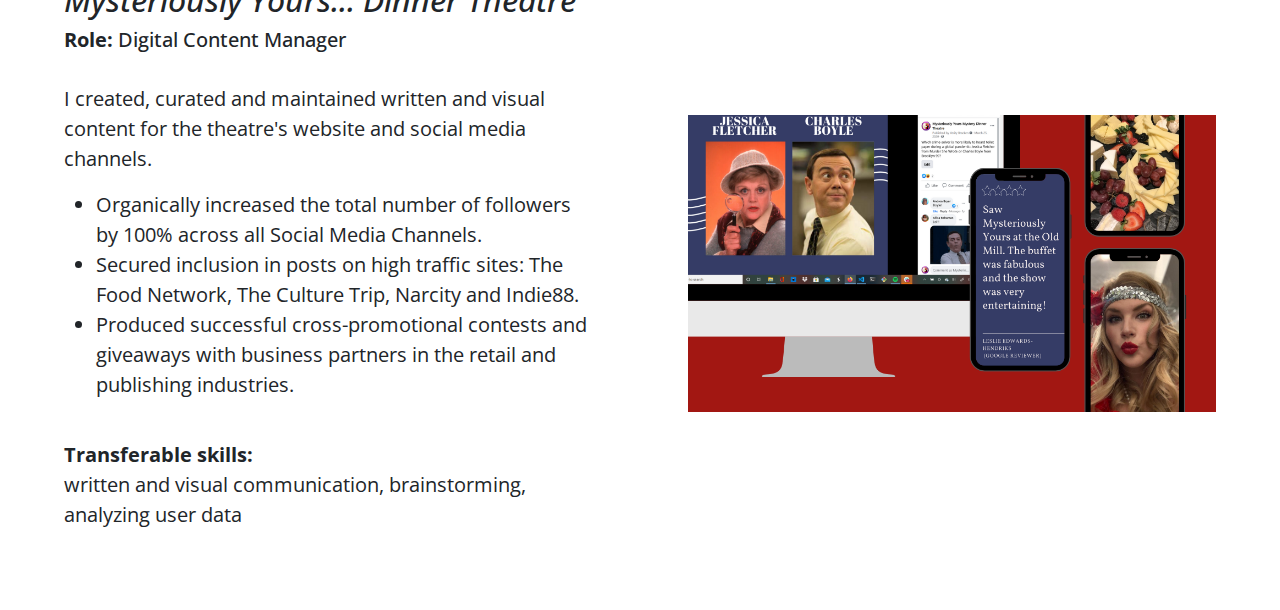
<file: content.html>
<!DOCTYPE html>
<html lang="en">
  <head>
    <title>Verity Griscti - Content</title>
    <meta charset="utf-8" />
    <meta name="viewport" content="width=device-width, initial-scale=1" />

    <link
      href="https://cdn.jsdelivr.net/npm/bootstrap@5.1.2/dist/css/bootstrap.min.css"
      rel="stylesheet"
    />
    <script src="https://cdn.jsdelivr.net/npm/bootstrap@5.1.2/dist/js/bootstrap.bundle.min.js"></script>

    <meta name="description" content="Verity Griscti's Artwork" />
    <meta name="author" content="Verity Griscti" />

    <link rel="preconnect" href="https://fonts.googleapis.com" />
    <link rel="preconnect" href="https://fonts.gstatic.com" crossorigin />
    <link
      href="https://fonts.googleapis.com/css2?family=Lora:ital,wght@0,400;0,500;1,400;1,500&display=swap"
      rel="stylesheet"
    />
    <link rel="preconnect" href="https://fonts.googleapis.com" />
    <link rel="preconnect" href="https://fonts.gstatic.com" crossorigin />
    <link
      href="https://fonts.googleapis.com/css2?family=Lora:ital,wght@0,400;0,500;1,400;1,500&family=Open+Sans:wght@300;400;600&display=swap"
      rel="stylesheet"
    />

    <link
      rel="stylesheet"
      href="https://cdn.jsdelivr.net/npm/bootstrap-icons@1.5.0/font/bootstrap-icons.css"
    />

    <link
      rel="stylesheet"
      href="https://pro.fontawesome.com/releases/v5.10.0/css/all.css"
      integrity="sha384-AYmEC3Yw5cVb3ZcuHtOA93w35dYTsvhLPVnYs9eStHfGJvOvKxVfELGroGkvsg+p"
      crossorigin="anonymous"
    />

    <link rel="stylesheet" href="/styles.css" />

    <!-- Global site tag (gtag.js) - Google Analytics -->
    <script
      async
      src="https://www.googletagmanager.com/gtag/js?id=G-D1YHQLPENP"
    ></script>
  </head>
  <body>
    <header class="bg-dark text-light container-fluid p-0 fixed-top">
      <div class="row">
        <div class="col-1 text-left align-middle">
          <div class="fs-4 p-3">
            <a
              class="native-back-link"
              href="index.html"
              aria-label="Back Button"
            >
              <i class="bi bi-arrow-left"></i>
            </a>
          </div>
        </div>
        <div class="col-11 gy-2 text-left align-middle mt-3">
          <h1 class="fs-3 fst-italic">
            Content Creation &amp; Management
          </h1>
        </div>
      </div>
    </header>

    <section id="edututor" class="native-section-height container-fluid mt-5">
      <div class="row align-items-middle p-5">
        <div class="row align-items-middle p-5">
          <div class="col-sm-12 col-md-6 text-left p-5">
            <h2 class="fst-italic">EduTutor</h2>
            <h3 class="fs-5">
              <b>Role:</b>
              Content Manager & WordPress Administrator
            </h3>
            <br />
            <p class="fs-5">
              EduTutor's mission is to provide quality and affordable tutoring
              for elementary and high school students. I worked with the
              company's CEO and Marketing consultant to create a landing page,
              blog content and print posters promoting the website.
            </p>
            <br />
            <p class="fs-5">
              <b>Transferable skills:</b>
              <br />
              collaboration, visual and written communication, wireframing,
              WordPress CMS, analyzing user data, a/b testing
            </p>
          </div>

          <div class="col-sm-12 col-md-6 p-5">
            <img
              class="img-fluid"
              src="main-assets/images/content/Edututor-Content-Image.png"
              alt="Illustration of Mysteriously Yours Desktop and Mobile Content"
            />
          </div>
        </div>
      </div>
    </section>

    <section id="akimbo" class="native-section-height container-fluid">
      <div class="row align-items-middle p-5">
        <div class="col-sm-12 col-md-6 p-3 text-center">
          <img
            class="img-fluid"
            src="main-assets/images/content/Akimbo-BTB.png"
            alt="Illustration containing two mobile phones with screenshots of Beyond The Biennial Homepage and Neighbourhood's Listing Page"
          />
        </div>
        <div class="col-sm-12 col-md-6 p-3">
          <h2 class="fst-italic">
            Beyond the Biennial
            <br />
            Akimbo Art Productions
          </h2>
          <p class="fs-5">
            <b>Role:</b>
            Project Manager
          </p>
          <br />
          <p class="fs-5">
            Beyond the Biennial was a small suite of navigation tools that
            allowed users to explore 200ish Toronto art venues in four different
            ways: scrolling through a master directory, searching through a
            venue database, by interactive map or via a listing of branded
            content. The tool suite was given a prominent position on akimbo's
            home page, and as a pinned listing, for the duration of the 2019
            Toronto Biennial of Art.
          </p>
          <br />
          <p class="fs-5">
            <b>Transferable skills:</b>
            <br />
            collaboration, whiteboarding, wireframing, responsive design
            principles, visual and written communication, HTML/CSS
          </p>
        </div>
      </div>
    </section>

    <section id="myt" class="native-section-height container-fluid mt-0">
      <div class="row align-items-center p-3">
        <div class="col-sm-12 col-md-6 text-left p-5">
          <h2 class="fst-italic">Mysteriously Yours... Dinner Theatre</h2>
          <h3 class="fs-5">
            <b>Role:</b>
            Digital Content Manager
          </h3>
          <br />
          <p class="fs-5">
            I created, curated and maintained written and visual content for the
            theatre's website and social media channels.
          </p>

          <ul class="fs-5">
            <li>
              Organically increased the total number of followers by 100% across
              all Social Media Channels.
            </li>

            <li>
              Secured inclusion in posts on high traffic sites: The Food
              Network, The Culture Trip, Narcity and Indie88.
            </li>

            <li>
              Produced successful cross-promotional contests and giveaways with
              business partners in the retail and publishing industries.
            </li>
          </ul>
          <br />
          <p class="fs-5">
            <b>Transferable skills:</b>
            <br />
            written and visual communication, brainstorming, analyzing user data
          </p>
        </div>

        <div class="col-sm-12 col-md-6 p-5">
          <img
            class="img-fluid"
            src="main-assets/images/content/MYT-Content-Image.png"
            alt="Illustration of Mysteriously Yours Desktop and Mobile Content"
          />
        </div>
      </div>
    </section>
  </body>
</html>
</file>
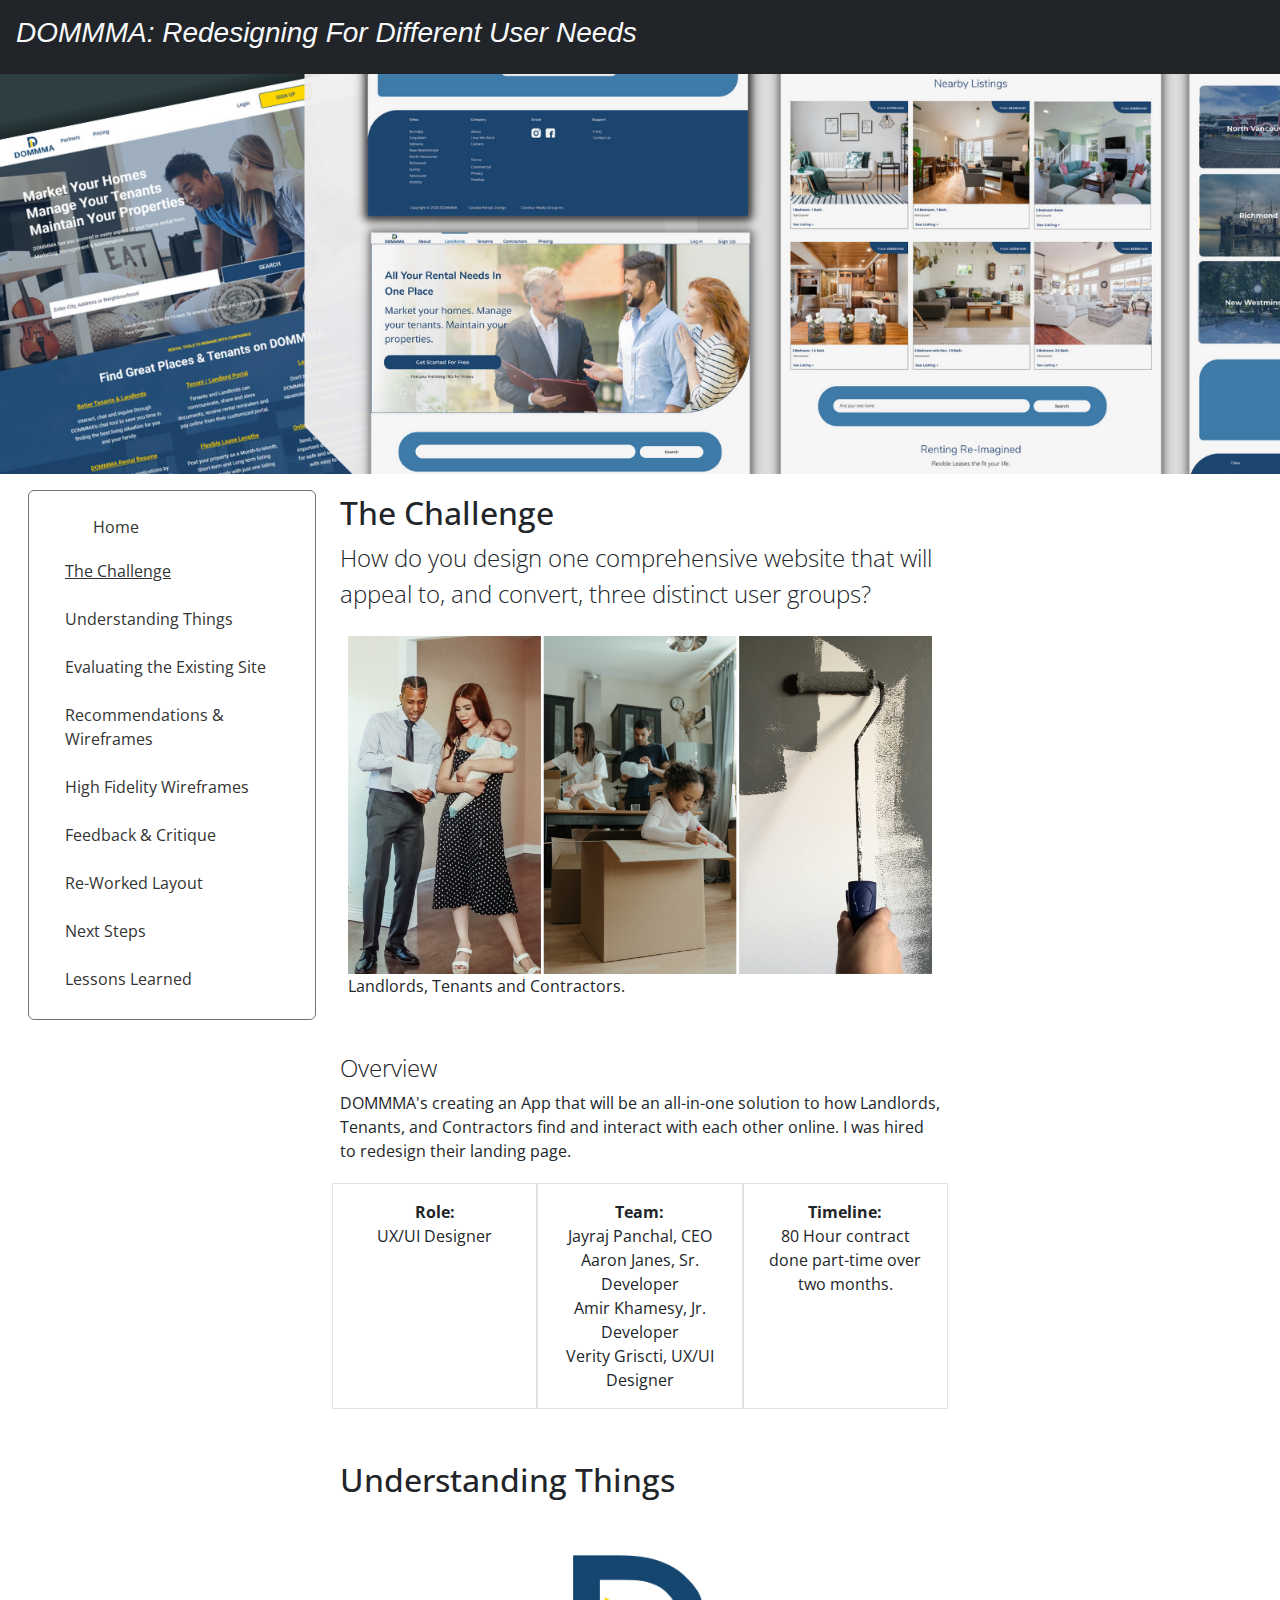
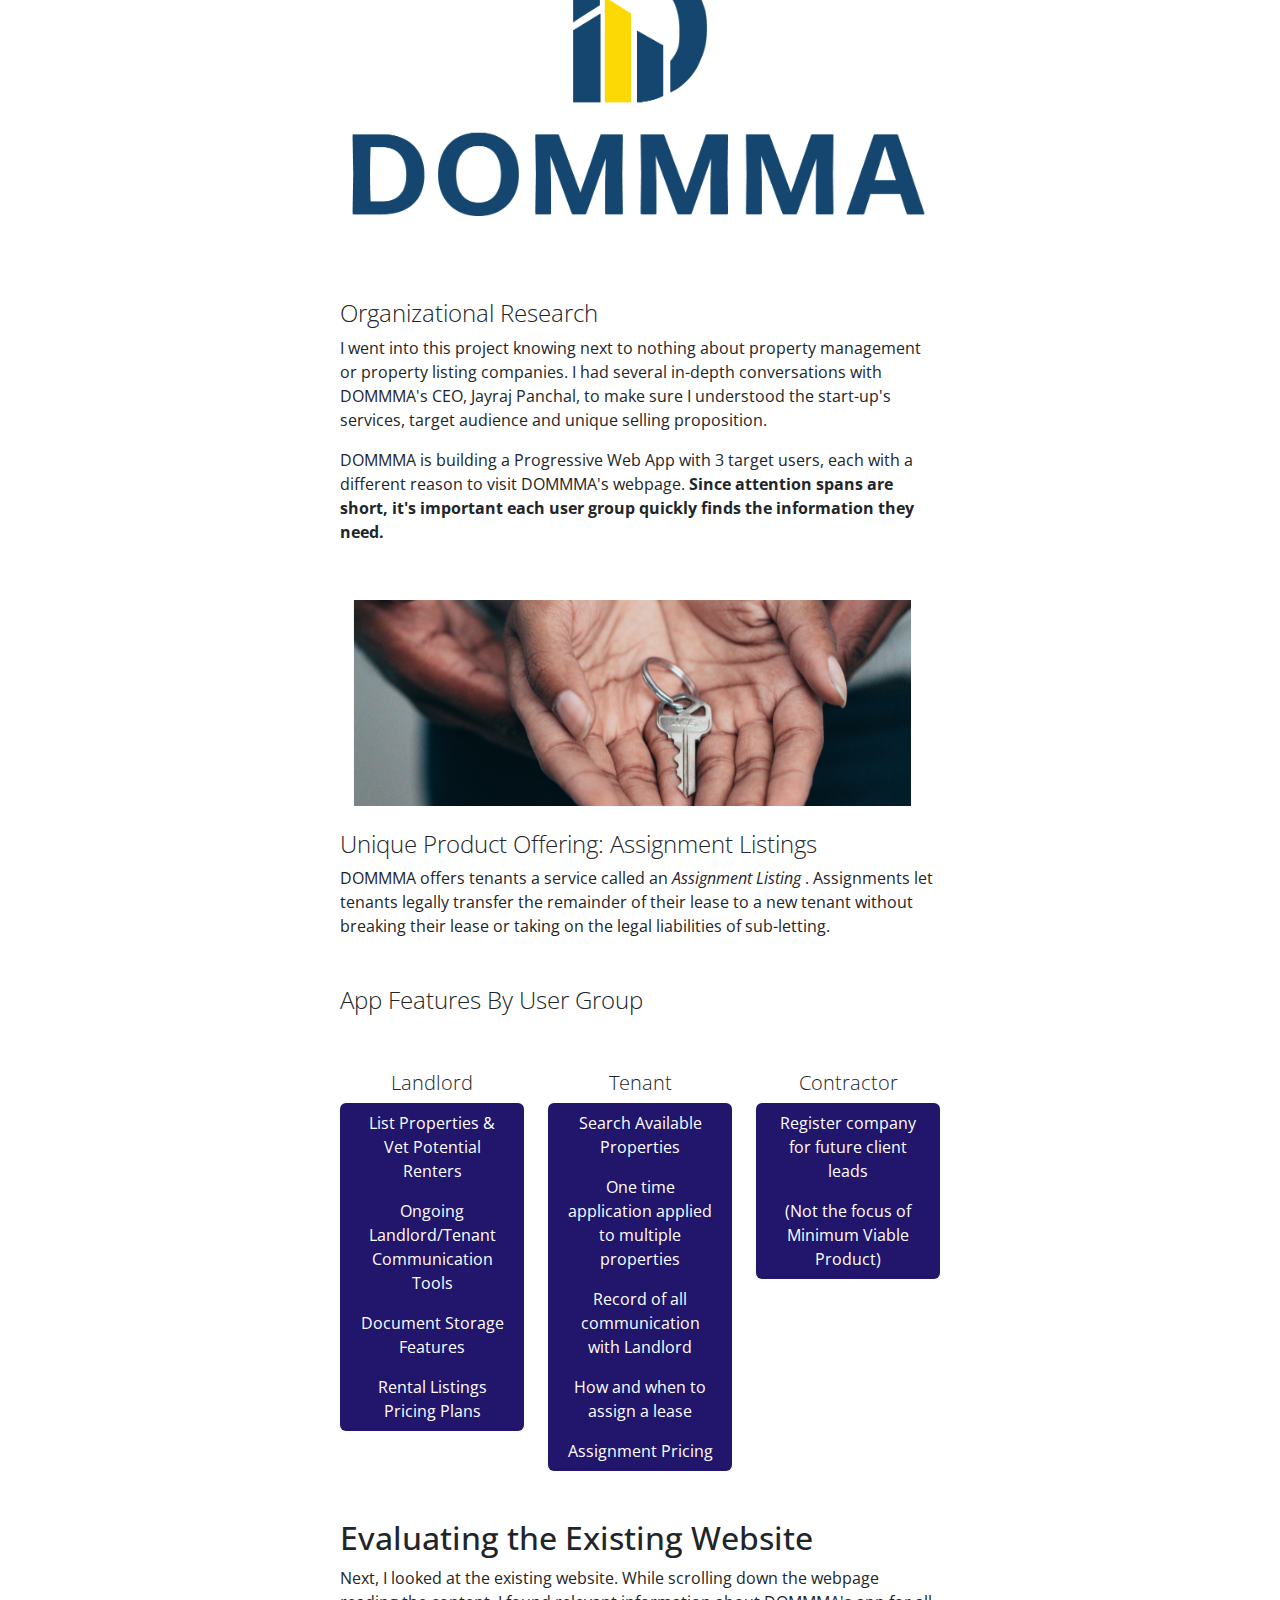
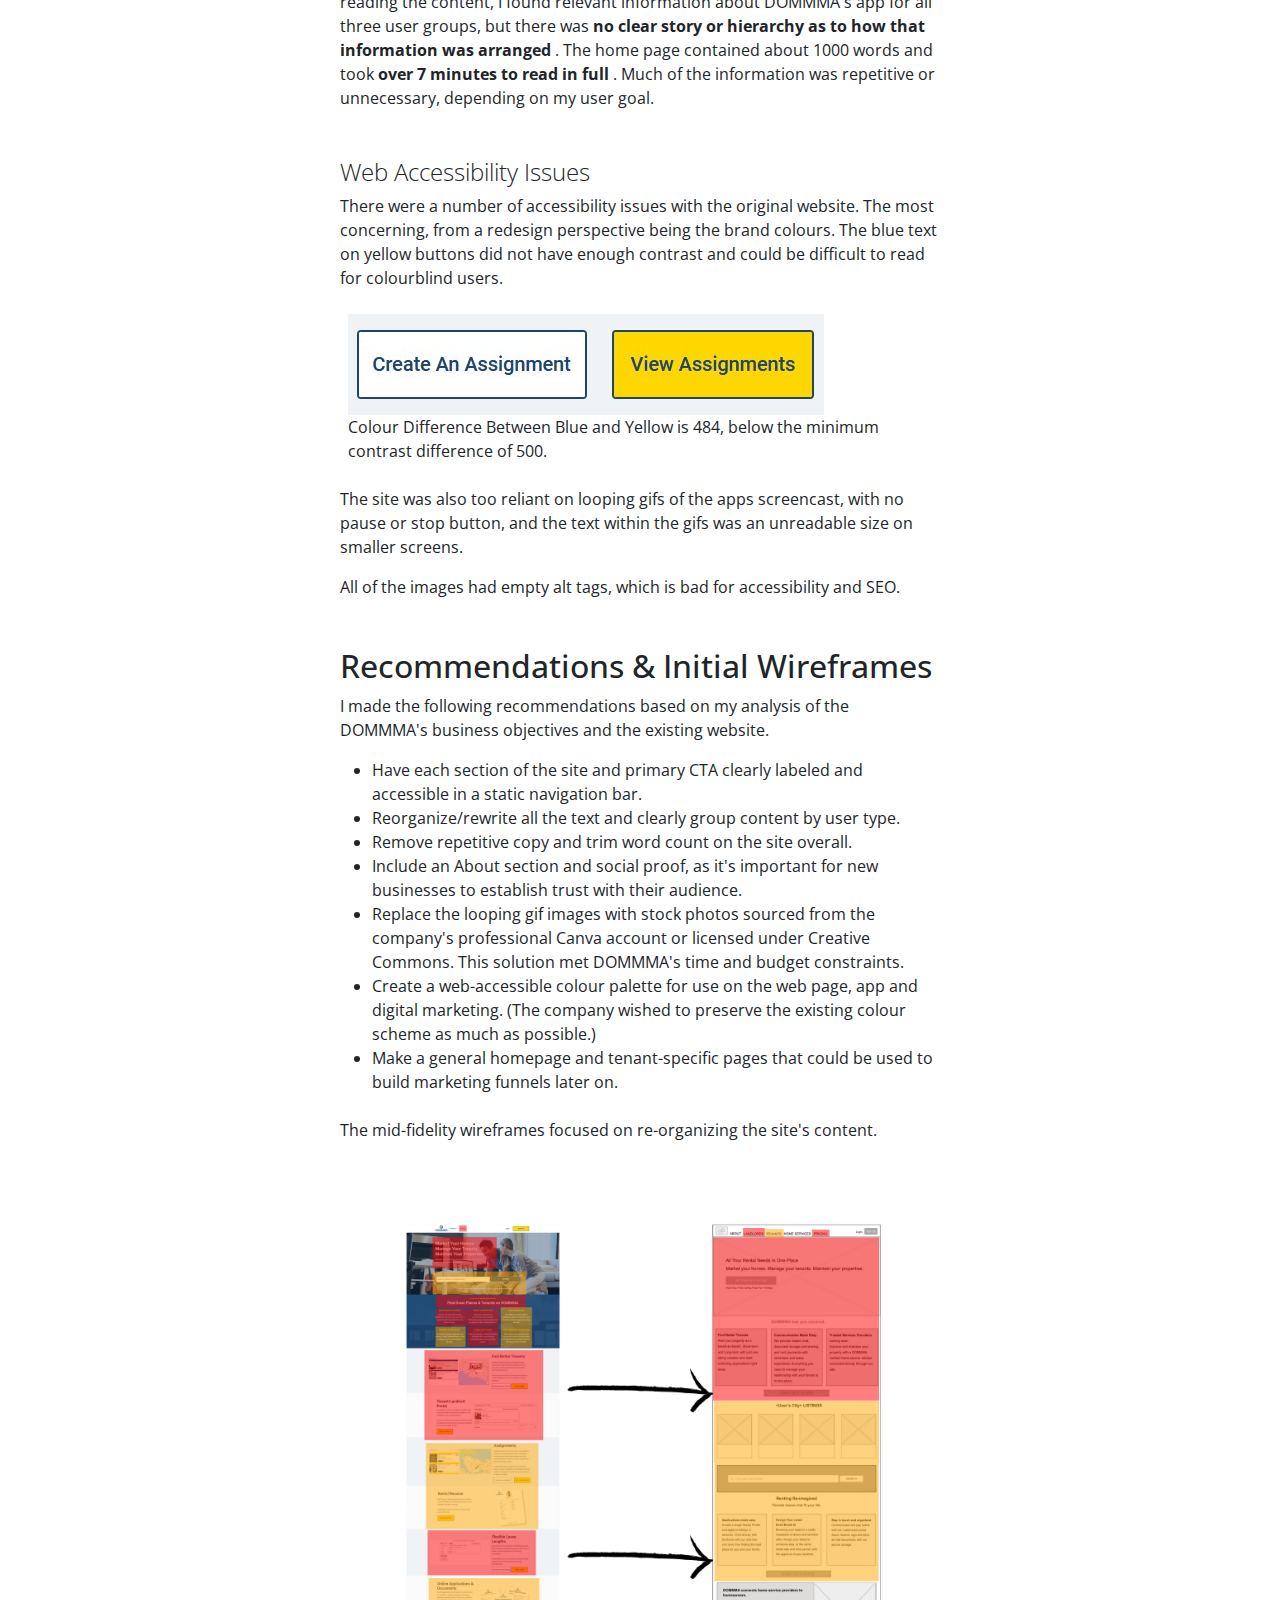
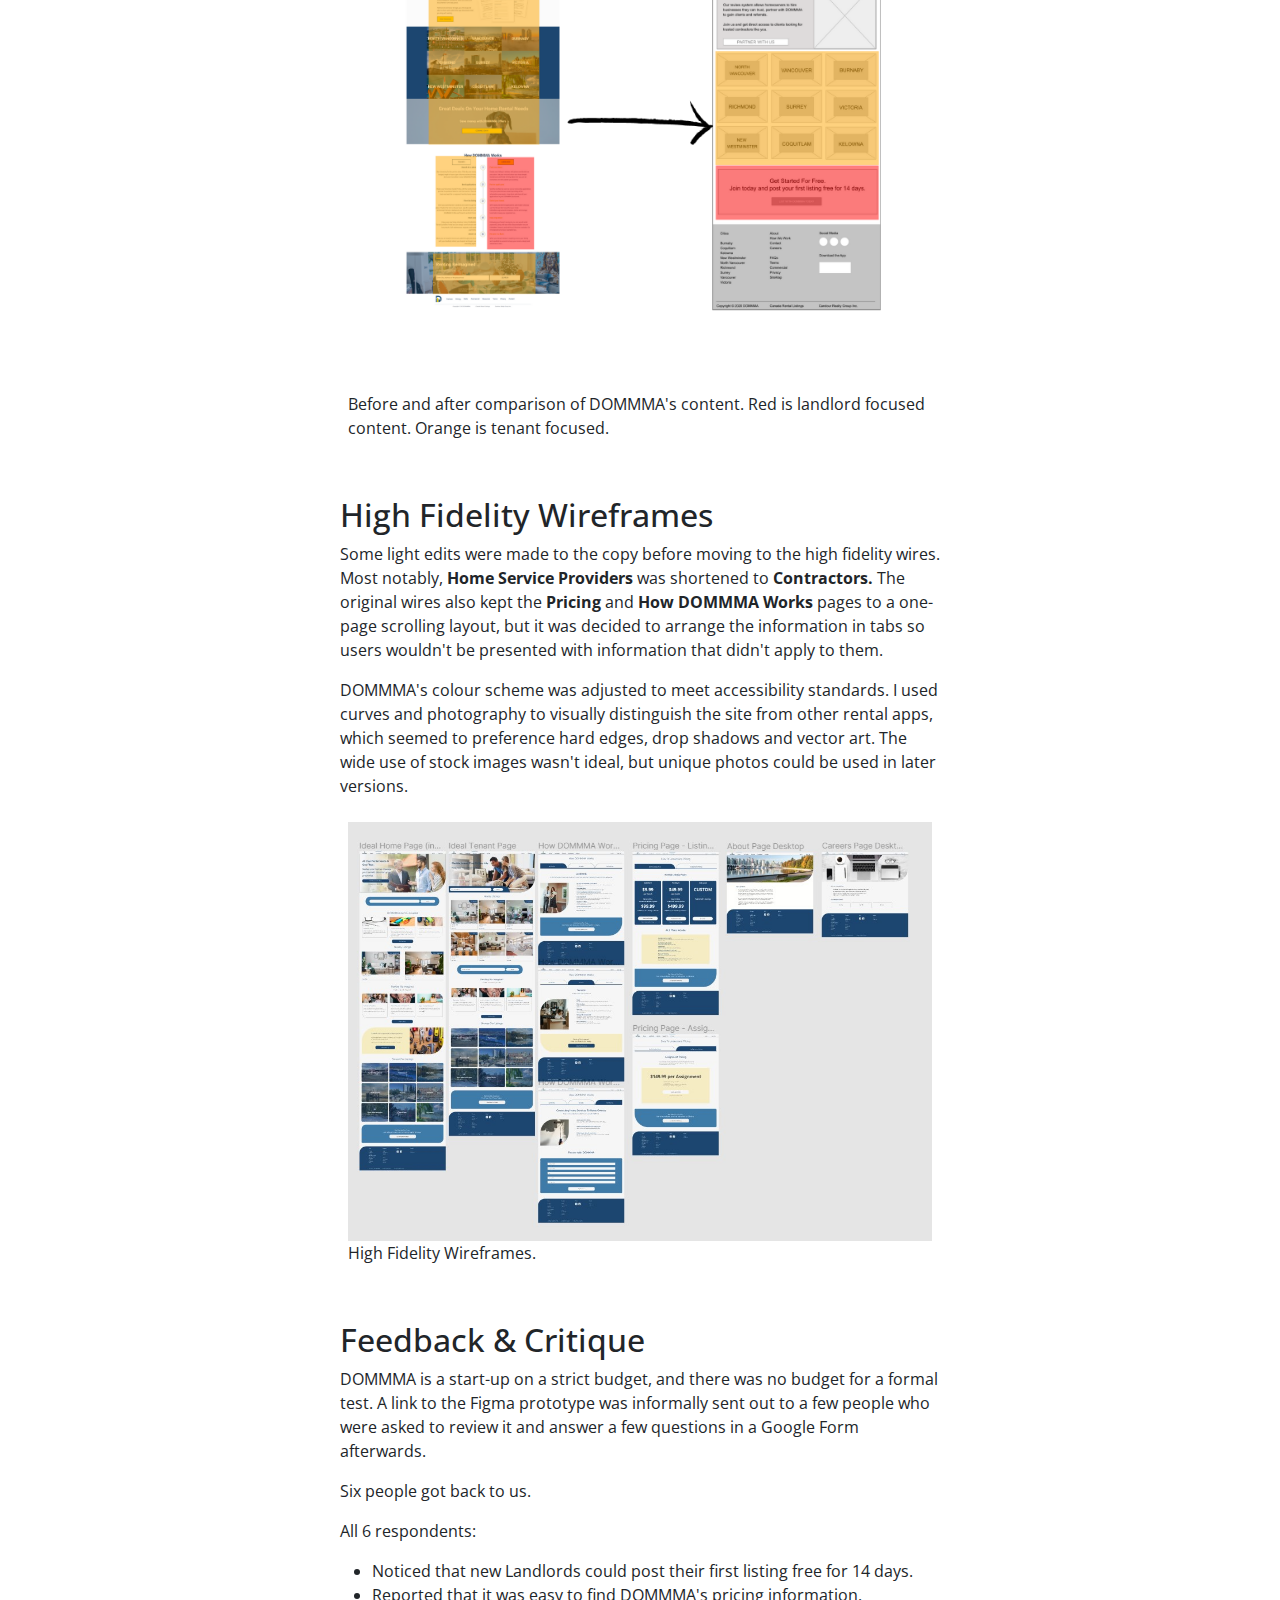
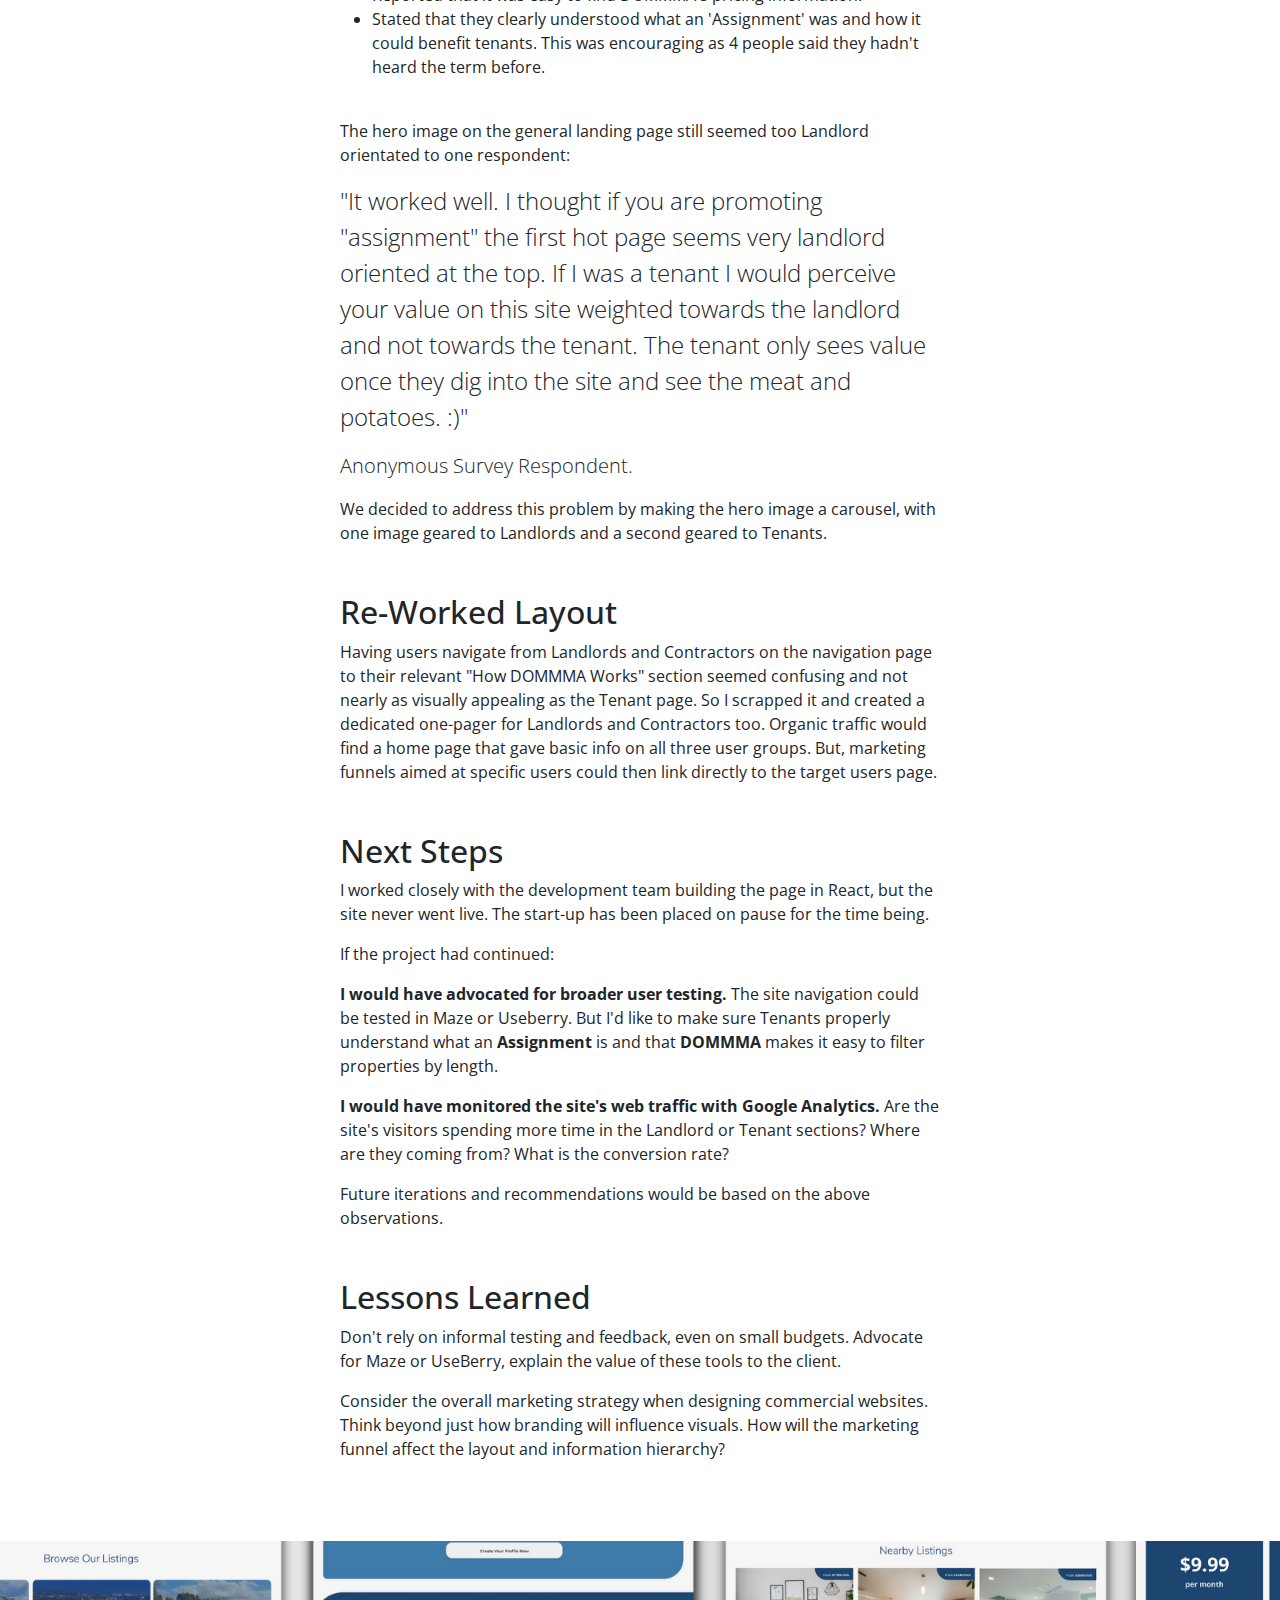
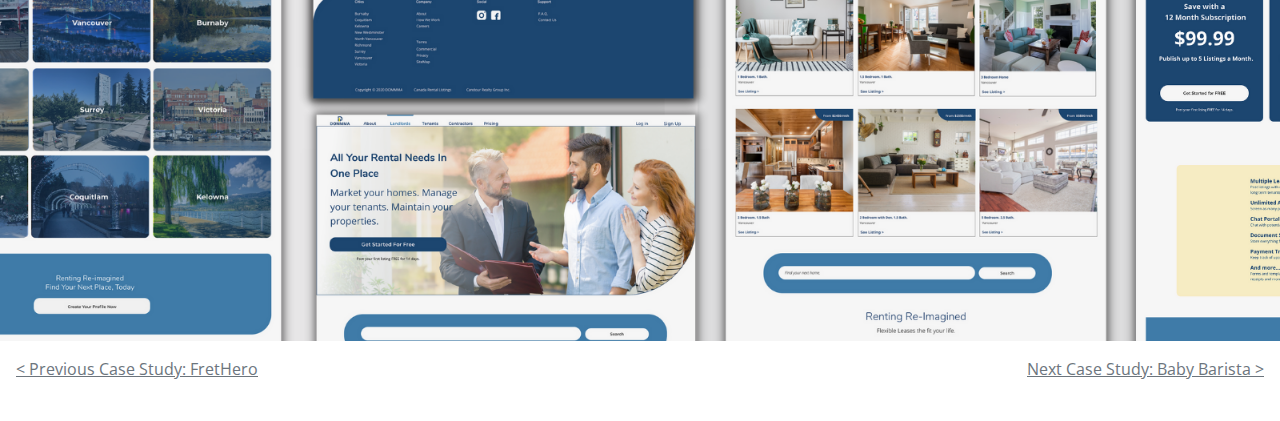
<file: DOMMMA.html>
<!DOCTYPE html>
<html lang="en">
  <head>
    <title>UX Case Study: DOMMMA</title>
    <meta charset="utf-8" />
    <meta name="viewport" content="width=device-width, initial-scale=1" />

    <link
      href="https://cdn.jsdelivr.net/npm/bootstrap@5.1.2/dist/css/bootstrap.min.css"
      rel="stylesheet"
    />
    <script src="https://cdn.jsdelivr.net/npm/bootstrap@5.1.2/dist/js/bootstrap.bundle.min.js"></script>

    <meta
      name="description"
      content="UX Designer Verity Griscti's DOMMMA Case Study"
    />
    <meta name="author" content="Verity Griscti" />

    <link rel="preconnect" href="https://fonts.googleapis.com" />
    <link rel="preconnect" href="https://fonts.gstatic.com" crossorigin />
    <link
      href="https://fonts.googleapis.com/css2?family=Lora:ital,wght@0,400;0,500;1,400;1,500&display=swap"
      rel="stylesheet"
    />
    <link rel="preconnect" href="https://fonts.googleapis.com" />
    <link rel="preconnect" href="https://fonts.gstatic.com" crossorigin />
    <link
      href="https://fonts.googleapis.com/css2?family=Lora:ital,wght@0,400;0,500;1,400;1,500&family=Open+Sans:wght@300;400;600&display=swap"
      rel="stylesheet"
    />

    <link
      rel="stylesheet"
      href="https://cdn.jsdelivr.net/npm/bootstrap-icons@1.5.0/font/bootstrap-icons.css"
    />

    <link
      rel="stylesheet"
      href="https://pro.fontawesome.com/releases/v5.10.0/css/all.css"
      integrity="sha384-AYmEC3Yw5cVb3ZcuHtOA93w35dYTsvhLPVnYs9eStHfGJvOvKxVfELGroGkvsg+p"
      crossorigin="anonymous"
    />

    <link rel="stylesheet" href="/styles.css" />

    <!-- Global site tag (gtag.js) - Google Analytics -->
    <script
      async
      src="https://www.googletagmanager.com/gtag/js?id=G-D1YHQLPENP"
    ></script>
    <script>
      window.dataLayer = window.dataLayer || []
      function gtag() {
        dataLayer.push(arguments)
      }
      gtag('js', new Date())

      gtag('config', 'G-D1YHQLPENP')
    </script>
  </head>

  <body data-bs-spy="scroll" data-bs-target=".nav" data-bs-offset="50">
    <header
      id="native-casestudy-header"
      class="bg-dark text-light container-fluid p-3"
    >
      <h1 class="fs-3 fst-italic text-center text-md-start">
        DOMMMA: Redesigning For Different User Needs
      </h1>
    </header>

    <div id="native-banner-img">
      <img
        src="main-assets/images/dommma/DOMMMA-Header.png"
        alt=""
        class="img-fluid px-0 mx-0 w-100"
      />
    </div>

    <main class="container-fluid">
      <div class="row p-3">
        <div class="col-sm-12 col-md-4 col-xl-3">
          <nav
            id="native-casestudy-nav"
            class="nav flex-column fixed-bottom sticky-md-top p-3 border border-secondary rounded sidebar-bg"
          >
            <button
              type="button"
              class="btn-dark d-md-none btn-lg"
              data-bs-toggle="collapse"
              data-bs-target="#contents"
              aria-label="Menu Button"
            >
              <i class="fas fa-bars"></i>
            </button>
            <!-- Collapsible Button -->
            <div id="contents" class="collapse show">
              <ul class="nav nav-pills native-pills flex-column">
                <li class="nav-item">
                  <a class="nav-link" href="index.html">
                    <i class="fas fa-home p-3"></i>
                    Home
                  </a>
                </li>
                <li class="nav-item p-1">
                  <a class="nav-link" href="#challenge">The Challenge</a>
                </li>
                <li class="nav-item p-1">
                  <a class="nav-link" href="#understanding">
                    Understanding Things
                  </a>
                </li>
                <li class="nav-item p-1">
                  <a class="nav-link" href="#evaluating">
                    Evaluating the Existing Site
                  </a>
                </li>
                <li class="nav-item p-1">
                  <a class="nav-link" href="#recs">
                    Recommendations &amp; Wireframes
                  </a>
                </li>
                <li class="nav-item p-1">
                  <a class="nav-link" href="#hifi">High Fidelity Wireframes</a>
                </li>
                <li class="nav-item p-1">
                  <a class="nav-link" href="#crit">Feedback &amp; Critique</a>
                </li>
                <li class="nav-item p-1">
                  <a class="nav-link" href="#rework">Re-Worked Layout</a>
                </li>
                <li class="nav-item p-1">
                  <a class="nav-link" href="#next">Next Steps</a>
                </li>
                <li class="nav-item p-1">
                  <a class="nav-link" href="#lessons">Lessons Learned</a>
                </li>
              </ul>
              <!-- /contents -->
            </div>
          </nav>
        </div>
        <!-- sidebar column -->

        <div class="col-sm-12 col-md-8 col-lg-7 col-xl-6">
          <h2 id="challenge" class="mt-1">The Challenge</h2>
          <p class="fs-4 fw-light">
            How do you design one comprehensive website that will appeal to, and
            convert, three distinct user groups?
          </p>

          <figure class="p-2 d-block">
            <img
              class="img-fluid"
              src="main-assets/images/dommma/DOMMMA-Overview.png"
              alt="Landlords, Tenants and Contractors"
            />
            <figcaption>Landlords, Tenants and Contractors.</figcaption>
          </figure>

          <h3 class="mt-5 fs-4 fw-light">Overview</h3>

          <p>
            DOMMMA's creating an App that will be an all-in-one solution to how
            Landlords, Tenants, and Contractors find and interact with each
            other online. I was hired to redesign their landing page.
          </p>

          <div class="row p-1">
            <div class="col-sm-12 col-md-4 p-3 border text-center">
              <b>Role:</b>
              <br />
              UX/UI Designer
            </div>
            <div class="col-sm-12 col-md-4 p-3 border text-center">
              <b>Team:</b>
              <br />
              Jayraj Panchal, CEO
              <br />
              Aaron Janes, Sr. Developer
              <br />
              Amir Khamesy, Jr. Developer
              <br />
              Verity Griscti, UX/UI Designer
              <br />
            </div>
            <div class="col-sm-12 col-md-4 p-3 border text-center">
              <b>Timeline:</b>
              <br />
              80 Hour contract done part-time over two months.
            </div>
          </div>
          <h2 id="understanding" class="mt-5">Understanding Things</h2>

          <figure class="p-2 d-block mt-5">
            <img
              class="img-fluid"
              src="main-assets/images/dommma/DOMMMA-Logo.png"
              alt="DOMMMA Logo"
            />
          </figure>

          <h3 class="mt-5 fs-4 fw-light">Organizational Research</h3>

          <p>
            I went into this project knowing next to nothing about property
            management or property listing companies. I had several in-depth
            conversations with DOMMMA's CEO, Jayraj Panchal, to make sure I
            understood the start-up's services, target audience and unique
            selling proposition.
          </p>

          <p>
            DOMMMA is building a Progressive Web App with 3 target users, each
            with a different reason to visit DOMMMA's webpage.
            <b>
              Since attention spans are short, it's important each user group
              quickly finds the information they need.
            </b>
          </p>

          <figure class="p-2 d-block mt-5">
            <img
              class="img-fluid"
              src="main-assets/images/dommma/DOMMMA-Assignment.png"
              alt="DOMMMA Logo"
            />
          </figure>

          <h2 class="mt-3 fs-4 fw-light">
            Unique Product Offering: Assignment Listings
          </h2>
          <p>
            DOMMMA offers tenants a service called an
            <i>Assignment Listing</i>
            . Assignments let tenants legally transfer the remainder of their
            lease to a new tenant without breaking their lease or taking on the
            legal liabilities of sub-letting.
          </p>

          <h3 class="fs-4 fw-light mt-5">App Features By User Group</h3>

          <div class="row">
            <div class="col-sm-12 col-md-4 text-center">
              <h4 class="mt-5 fs-5 fw-light">Landlord</h4>

              <ul class="list-group list-unstyled">
                <li class="list-group-item">
                  List Properties & Vet Potential Renters
                </li>
                <li class="list-group-item">
                  Ongoing Landlord/Tenant Communication Tools
                </li>
                <li class="list-group-item">
                  Document Storage Features
                </li>
                <li class="list-group-item">
                  Rental Listings Pricing Plans
                </li>
              </ul>
            </div>
            <div class="col-sm-12 col-md-4 text-center">
              <h4 class="mt-5 fs-5 fw-light">Tenant</h4>
              <ul class="list-group list-unstyled">
                <li class="list-group-item">
                  Search Available Properties
                </li>
                <li class="list-group-item">
                  One time application applied to multiple properties
                </li>
                <li class="list-group-item">
                  Record of all communication with Landlord
                </li>
                <li class="list-group-item">
                  How and when to assign a lease
                </li>
                <li class="list-group-item">
                  Assignment Pricing
                </li>
              </ul>
            </div>
            <div class="col-sm-12 col-md-4 text-center">
              <h4 class="mt-5 fs-5 fw-light">Contractor</h4>
              <ul class="list-group list-unstyled">
                <li class="list-group-item">
                  Register company for future client leads
                </li>
                <li class="list-group-item mb-4">
                  (Not the focus of Minimum Viable Product)
                </li>
              </ul>
            </div>
          </div>

          <h2 id="evaluating" class="mt-5">Evaluating the Existing Website</h2>

          <p>
            Next, I looked at the existing website. While scrolling down the
            webpage reading the content, I found relevant information about
            DOMMMA's app for all three user groups, but there was
            <b>
              no clear story or hierarchy as to how that information was
              arranged
            </b>
            . The home page contained about 1000 words and took
            <b>over 7 minutes to read in full</b>
            . Much of the information was repetitive or unnecessary, depending
            on my user goal.
          </p>

          <h3 class="fs-4 fw-light mt-5">Web Accessibility Issues</h3>
          <p>
            There were a number of accessibility issues with the original
            website. The most concerning, from a redesign perspective being the
            brand colours. The blue text on yellow buttons did not have enough
            contrast and could be difficult to read for colourblind users.
          </p>

          <figure class="p-2 d-block">
            <img
              class="img-fluid"
              src="main-assets/images/dommma/DOMMMA-Buttons.jpg"
              alt="Screen snippet of DOMMMA sign up buttons."
            />
            <figcaption>
              Colour Difference Between Blue and Yellow is 484, below the
              minimum contrast difference of 500.
            </figcaption>
          </figure>

          <p>
            The site was also too reliant on looping gifs of the apps
            screencast, with no pause or stop button, and the text within the
            gifs was an unreadable size on smaller screens.
          </p>

          <p>
            All of the images had empty alt tags, which is bad for accessibility
            and SEO.
          </p>

          <h2 id="recs" class="mt-5">
            Recommendations &amp; Initial Wireframes
          </h2>
          <p>
            I made the following recommendations based on my analysis of the
            DOMMMA's business objectives and the existing website.
          </p>

          <ul>
            <li>
              Have each section of the site and primary CTA clearly labeled and
              accessible in a static navigation bar.
            </li>
            <li>
              Reorganize/rewrite all the text and clearly group content by user
              type.
            </li>
            <li>
              Remove repetitive copy and trim word count on the site overall.
            </li>
            <li>
              Include an About section and social proof, as it's important for
              new businesses to establish trust with their audience.
            </li>
            <li>
              Replace the looping gif images with stock photos sourced from the
              company's professional Canva account or licensed under Creative
              Commons. This solution met DOMMMA's time and budget constraints.
            </li>
            <li>
              Create a web-accessible colour palette for use on the web page,
              app and digital marketing. (The company wished to preserve the
              existing colour scheme as much as possible.)
            </li>
            <li>
              Make a general homepage and tenant-specific pages that could be
              used to build marketing funnels later on.
            </li>
          </ul>

          <p class="mt-4">
            The mid-fidelity wireframes focused on re-organizing the site's
            content.
          </p>

          <figure class="p-2 d-block">
            <img
              class="img-fluid"
              src="main-assets/images/dommma/DOMMMA-ReOrganization.png"
              alt="Image Goes Here"
            />
            <figcaption>
              Before and after comparison of DOMMMA's content. Red is landlord
              focused content. Orange is tenant focused.
            </figcaption>
          </figure>

          <h2 id="hifi" class="mt-5">High Fidelity Wireframes</h2>

          <p>
            Some light edits were made to the copy before moving to the high
            fidelity wires. Most notably,
            <b>Home Service Providers</b>
            was shortened to
            <b>Contractors.</b>
            The original wires also kept the
            <b>Pricing</b>
            and
            <b>How DOMMMA Works</b>
            pages to a one-page scrolling layout, but it was decided to arrange
            the information in tabs so users wouldn't be presented with
            information that didn't apply to them.
          </p>

          <p>
            DOMMMA's colour scheme was adjusted to meet accessibility standards.
            I used curves and photography to visually distinguish the site from
            other rental apps, which seemed to preference hard edges, drop
            shadows and vector art. The wide use of stock images wasn't ideal,
            but unique photos could be used in later versions.
          </p>

          <figure class="p-2 d-block">
            <img
              class="img-fluid"
              src="/main-assets/images/dommma/DOMMMA-HighFidelity.jpg"
              alt="Image Goes Here"
            />
            <figcaption>High Fidelity Wireframes.</figcaption>
          </figure>

          <h2 id="crit" class="mt-5">Feedback & Critique</h2>

          <p>
            DOMMMA is a start-up on a strict budget, and there was no budget for
            a formal test. A link to the Figma prototype was informally sent out
            to a few people who were asked to review it and answer a few
            questions in a Google Form afterwards.
          </p>

          <p>Six people got back to us.</p>

          <p>All 6 respondents:</p>

          <ul>
            <li>
              Noticed that new Landlords could post their first listing free for
              14 days.
            </li>
            <li>
              Reported that it was easy to find DOMMMA's pricing information.
            </li>
            <li>
              Stated that they clearly understood what an 'Assignment' was and
              how it could benefit tenants. This was encouraging as 4 people
              said they hadn't heard the term before.
            </li>
          </ul>
          <br />
          <p>
            The hero image on the general landing page still seemed too Landlord
            orientated to one respondent:
          </p>

          <figure>
            <blockquote class="blockquote fs-4 fw-light">
              <p>
                "It worked well. I thought if you are promoting "assignment" the
                first hot page seems very landlord oriented at the top. If I was
                a tenant I would perceive your value on this site weighted
                towards the landlord and not towards the tenant. The tenant only
                sees value once they dig into the site and see the meat and
                potatoes. :)"
              </p>
            </blockquote>
            <figcaption class="blockquote fw-light">
              Anonymous Survey Respondent.
            </figcaption>
          </figure>

          <p>
            We decided to address this problem by making the hero image a
            carousel, with one image geared to Landlords and a second geared to
            Tenants.
          </p>

          <h2 id="rework" class="mt-5">Re-Worked Layout</h2>

          <p>
            Having users navigate from Landlords and Contractors on the
            navigation page to their relevant "How DOMMMA Works" section seemed
            confusing and not nearly as visually appealing as the Tenant page.
            So I scrapped it and created a dedicated one-pager for Landlords and
            Contractors too. Organic traffic would find a home page that gave
            basic info on all three user groups. But, marketing funnels aimed at
            specific users could then link directly to the target users page.
          </p>

          <h2 id="next" class="mt-5">Next Steps</h2>
          <p>
            I worked closely with the development team building the page in
            React, but the site never went live. The start-up has been placed on
            pause for the time being.
          </p>

          <p>If the project had continued:</p>

          <p>
            <b>I would have advocated for broader user testing.</b>
            The site navigation could be tested in Maze or Useberry. But I'd
            like to make sure Tenants properly understand what an
            <b>Assignment</b>
            is and that
            <b>DOMMMA</b>
            makes it easy to filter properties by length.
          </p>

          <p>
            <b>
              I would have monitored the site's web traffic with Google
              Analytics.
            </b>
            Are the site's visitors spending more time in the Landlord or Tenant
            sections? Where are they coming from? What is the conversion rate?
          </p>

          <p>
            Future iterations and recommendations would be based on the above
            observations.
          </p>

          <h2 id="lessons" class="mt-5">Lessons Learned</h2>

          <p>
            Don't rely on informal testing and feedback, even on small budgets.
            Advocate for Maze or UseBerry, explain the value of these tools to
            the client.
          </p>

          <p>
            Consider the overall marketing strategy when designing commercial
            websites. Think beyond just how branding will influence visuals. How
            will the marketing funnel affect the layout and information
            hierarchy?
          </p>
        </div>
        <!--- /content column-->
      </div>
      <!--- /row -->
    </main>
    <footer>
      <div id="native-footer-img" class="mt-5 mb-5">
        <img
          src="main-assets/images/dommma/DOMMMA-Footer.png"
          alt=""
          class="img-fluid px-0 mx-0 w-100"
        />
        <div class="p-3">
          <a class="link-secondary float-start" href="frethero.html">
            &lt; Previous Case Study: FretHero
          </a>
          <a class="link-secondary float-end" href="babybarista.html">
            Next Case Study: Baby Barista >
          </a>
        </div>
      </div>
    </footer>
  </body>
</html>
</file>
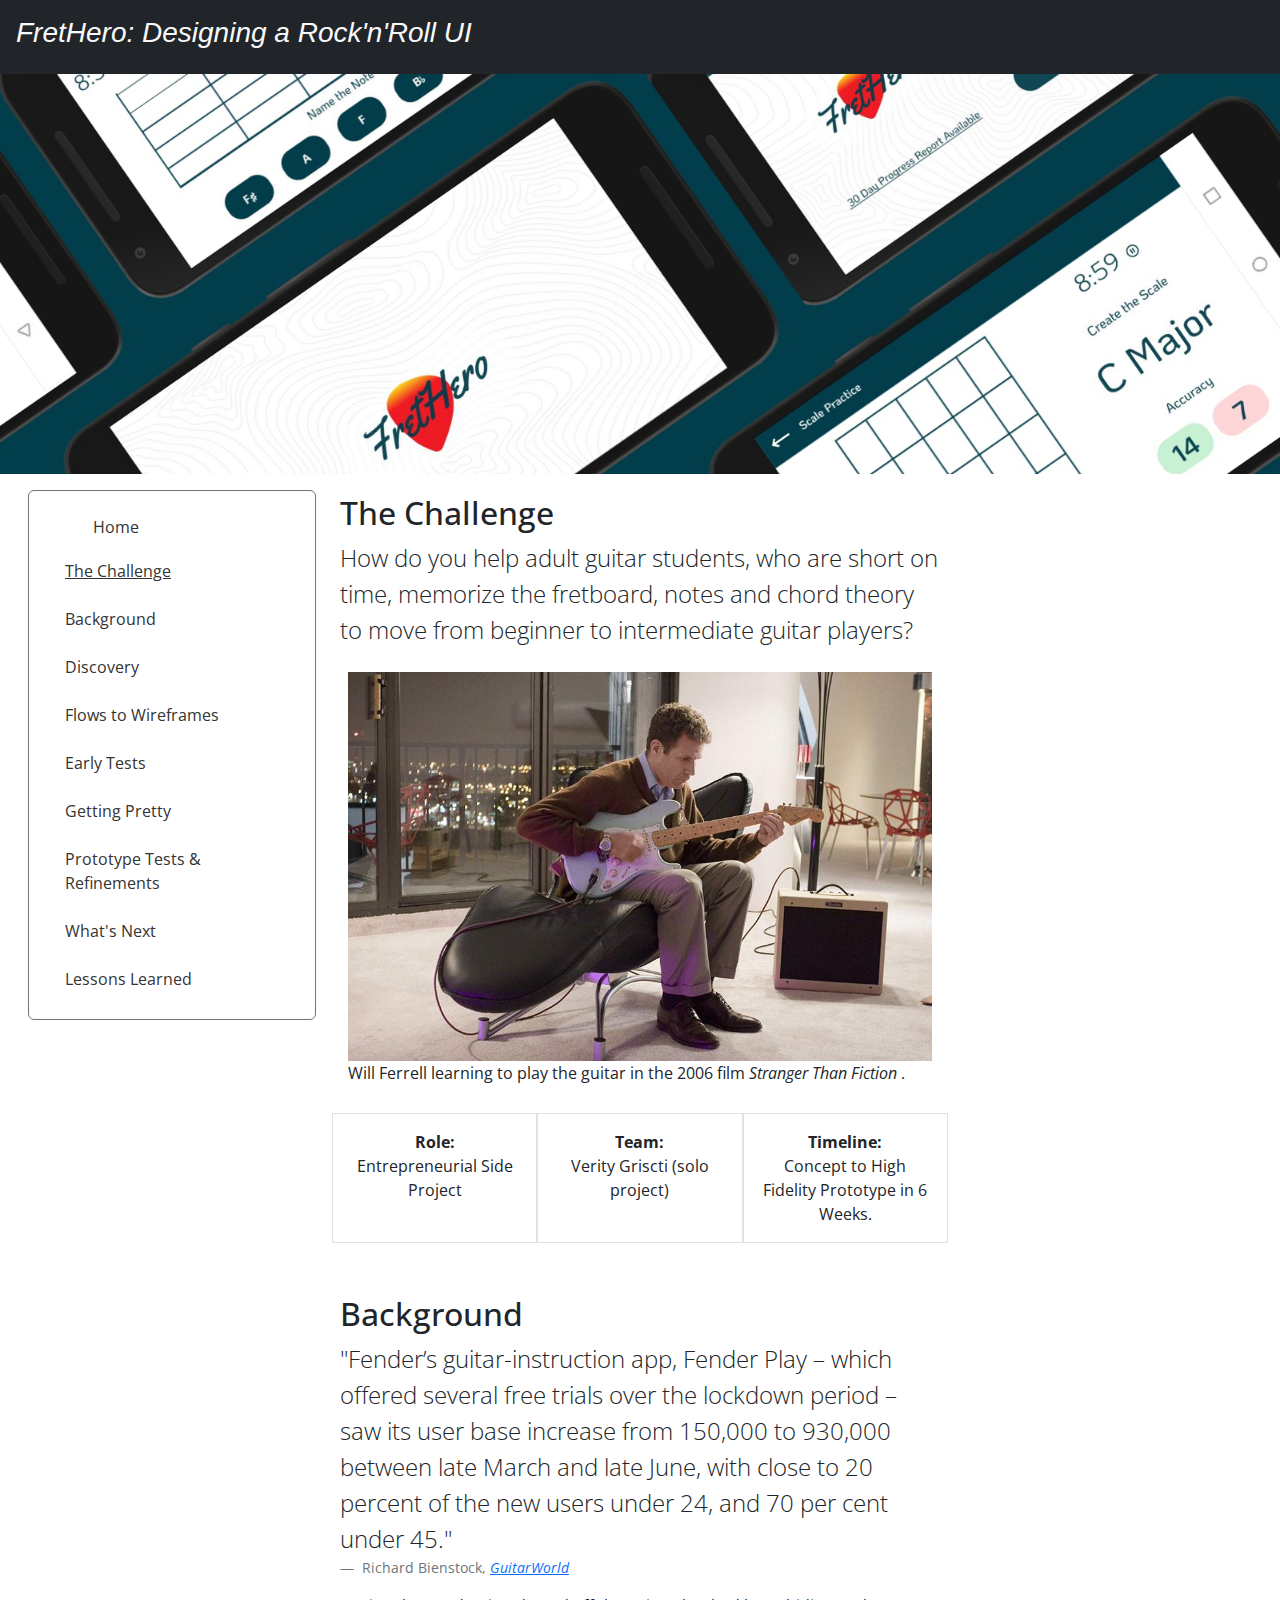
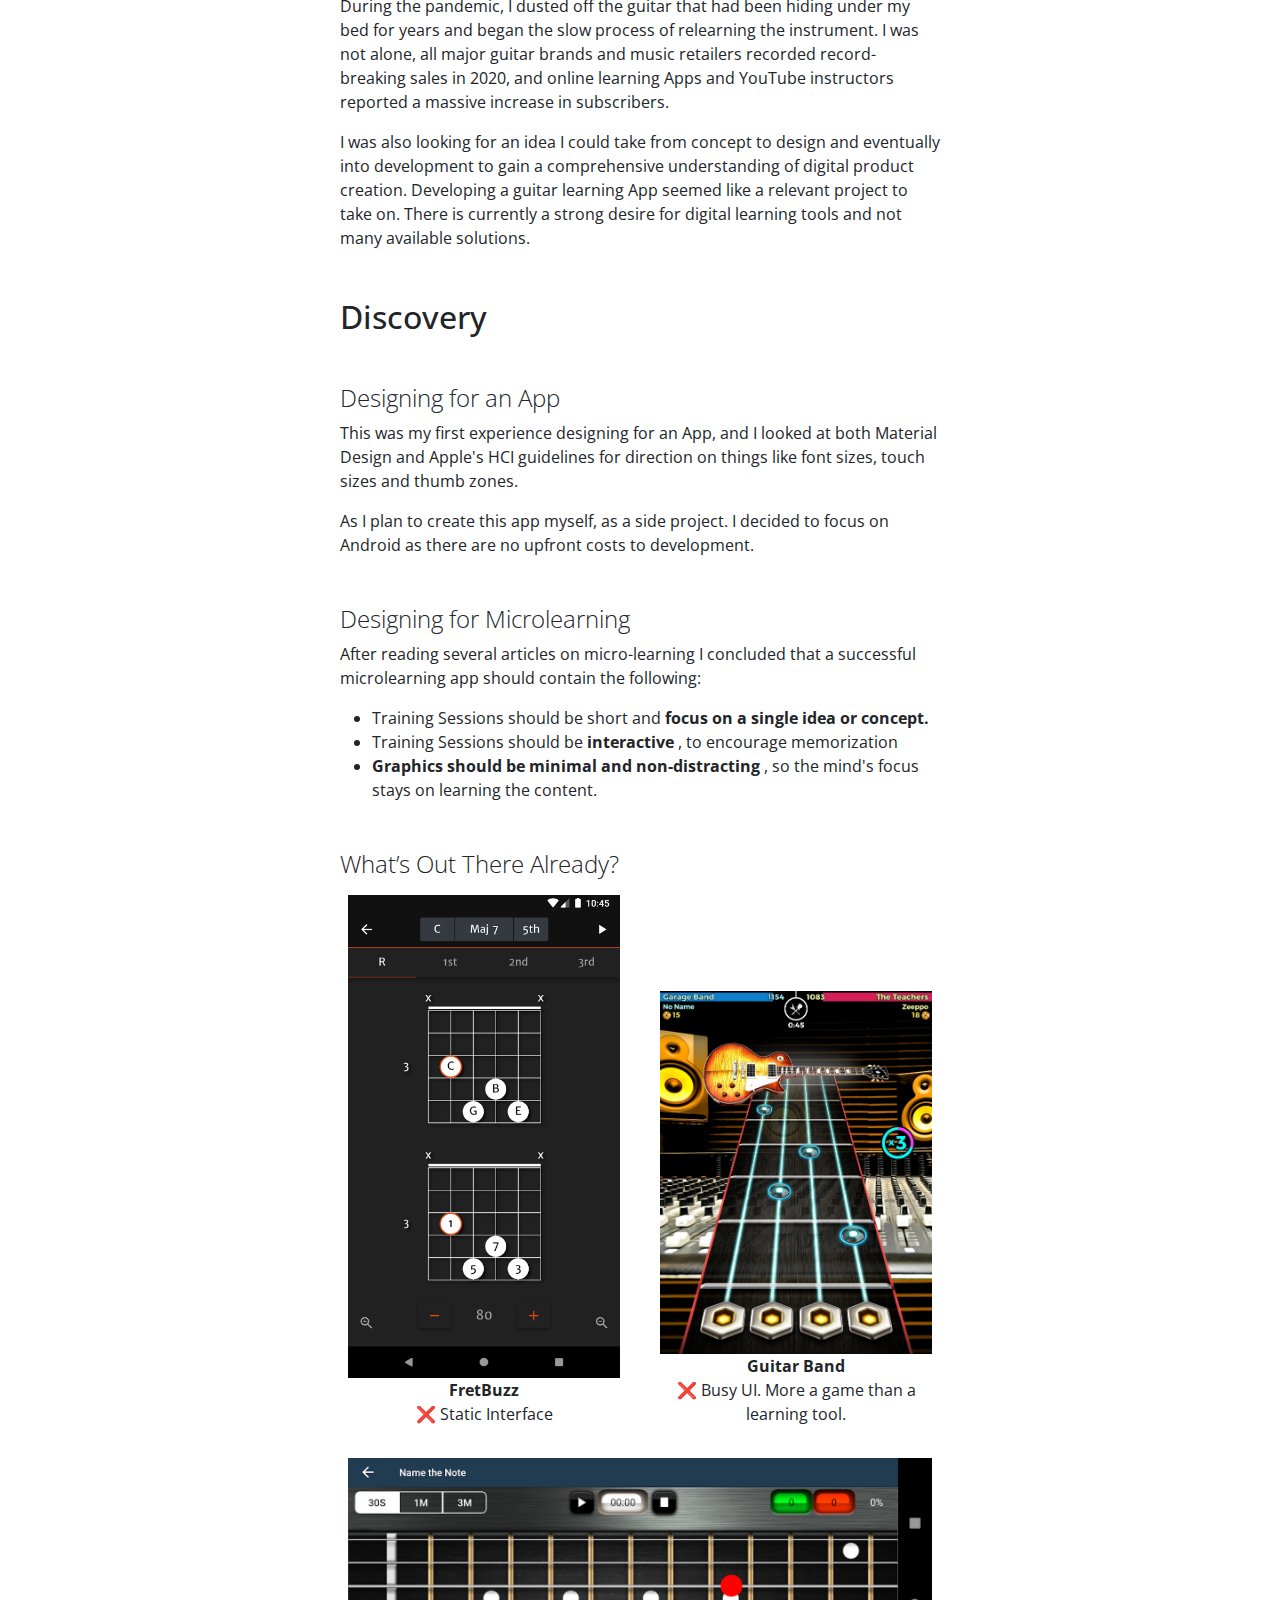
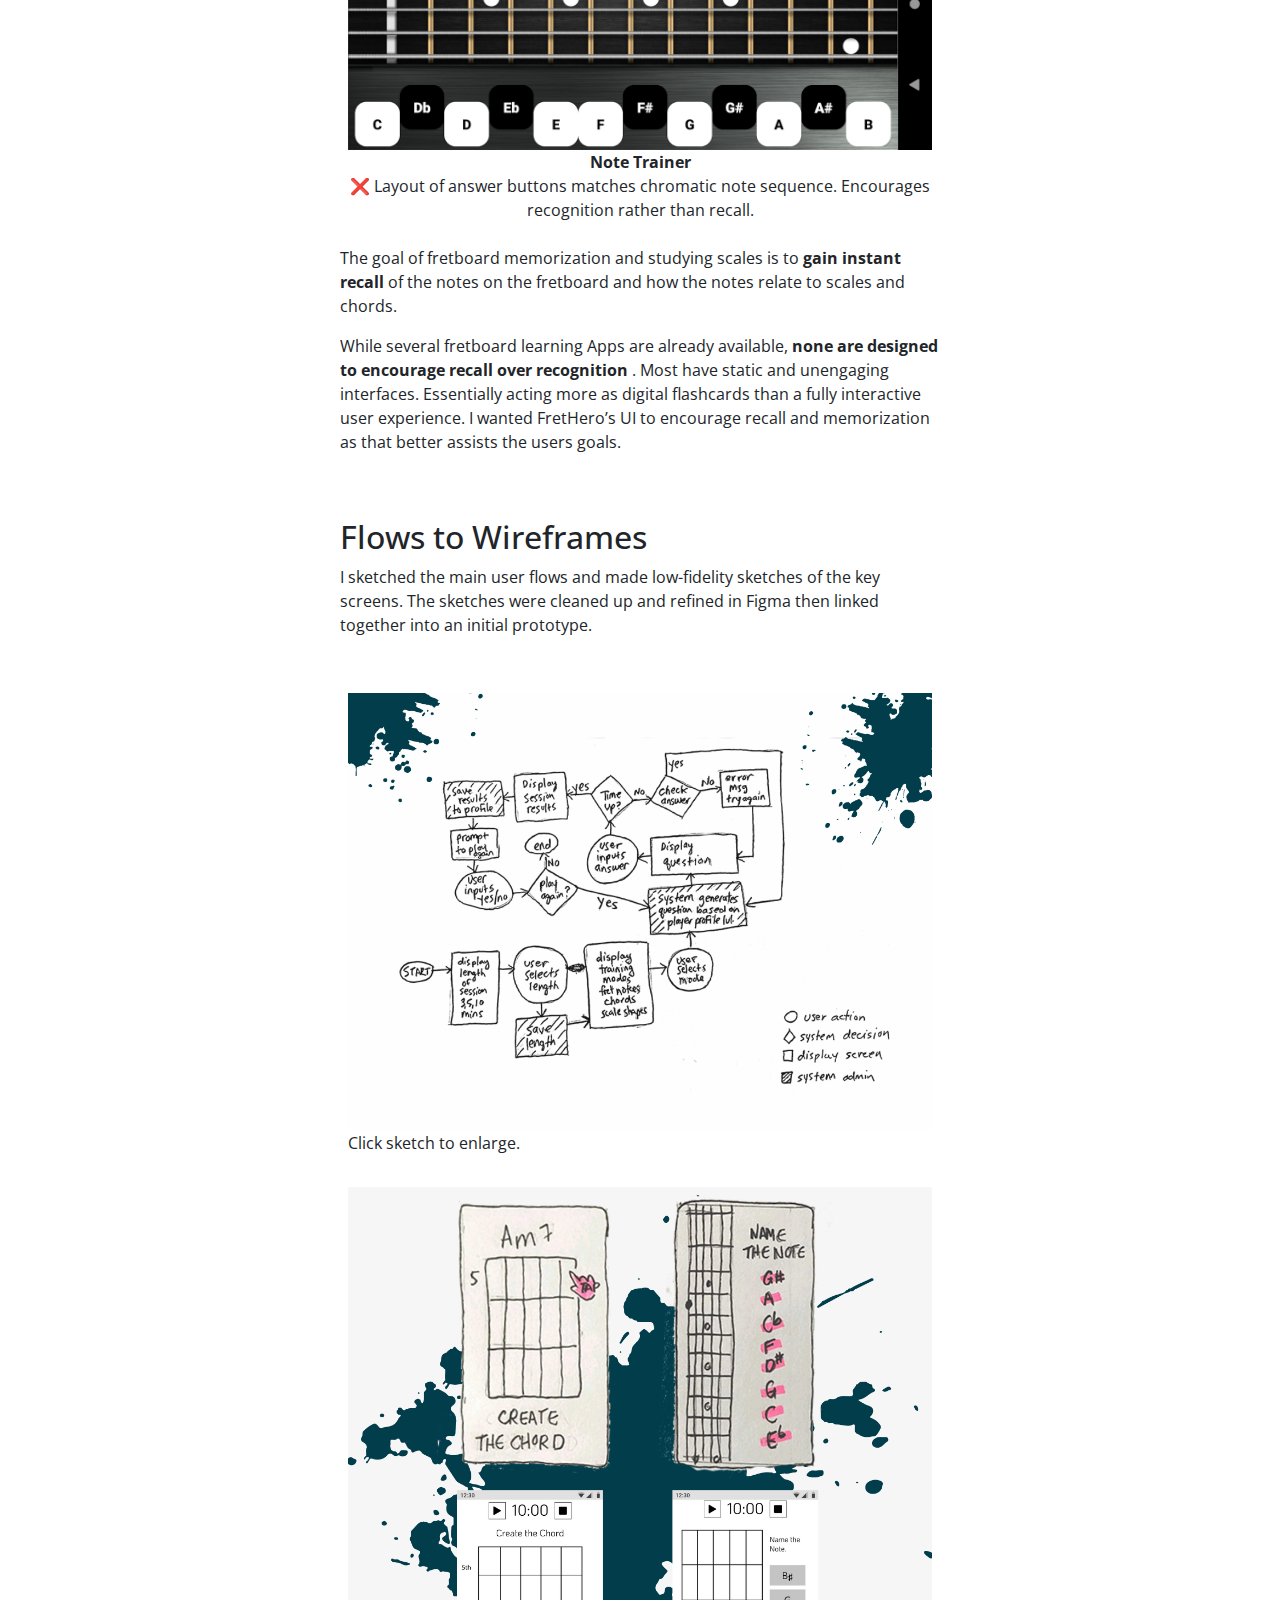
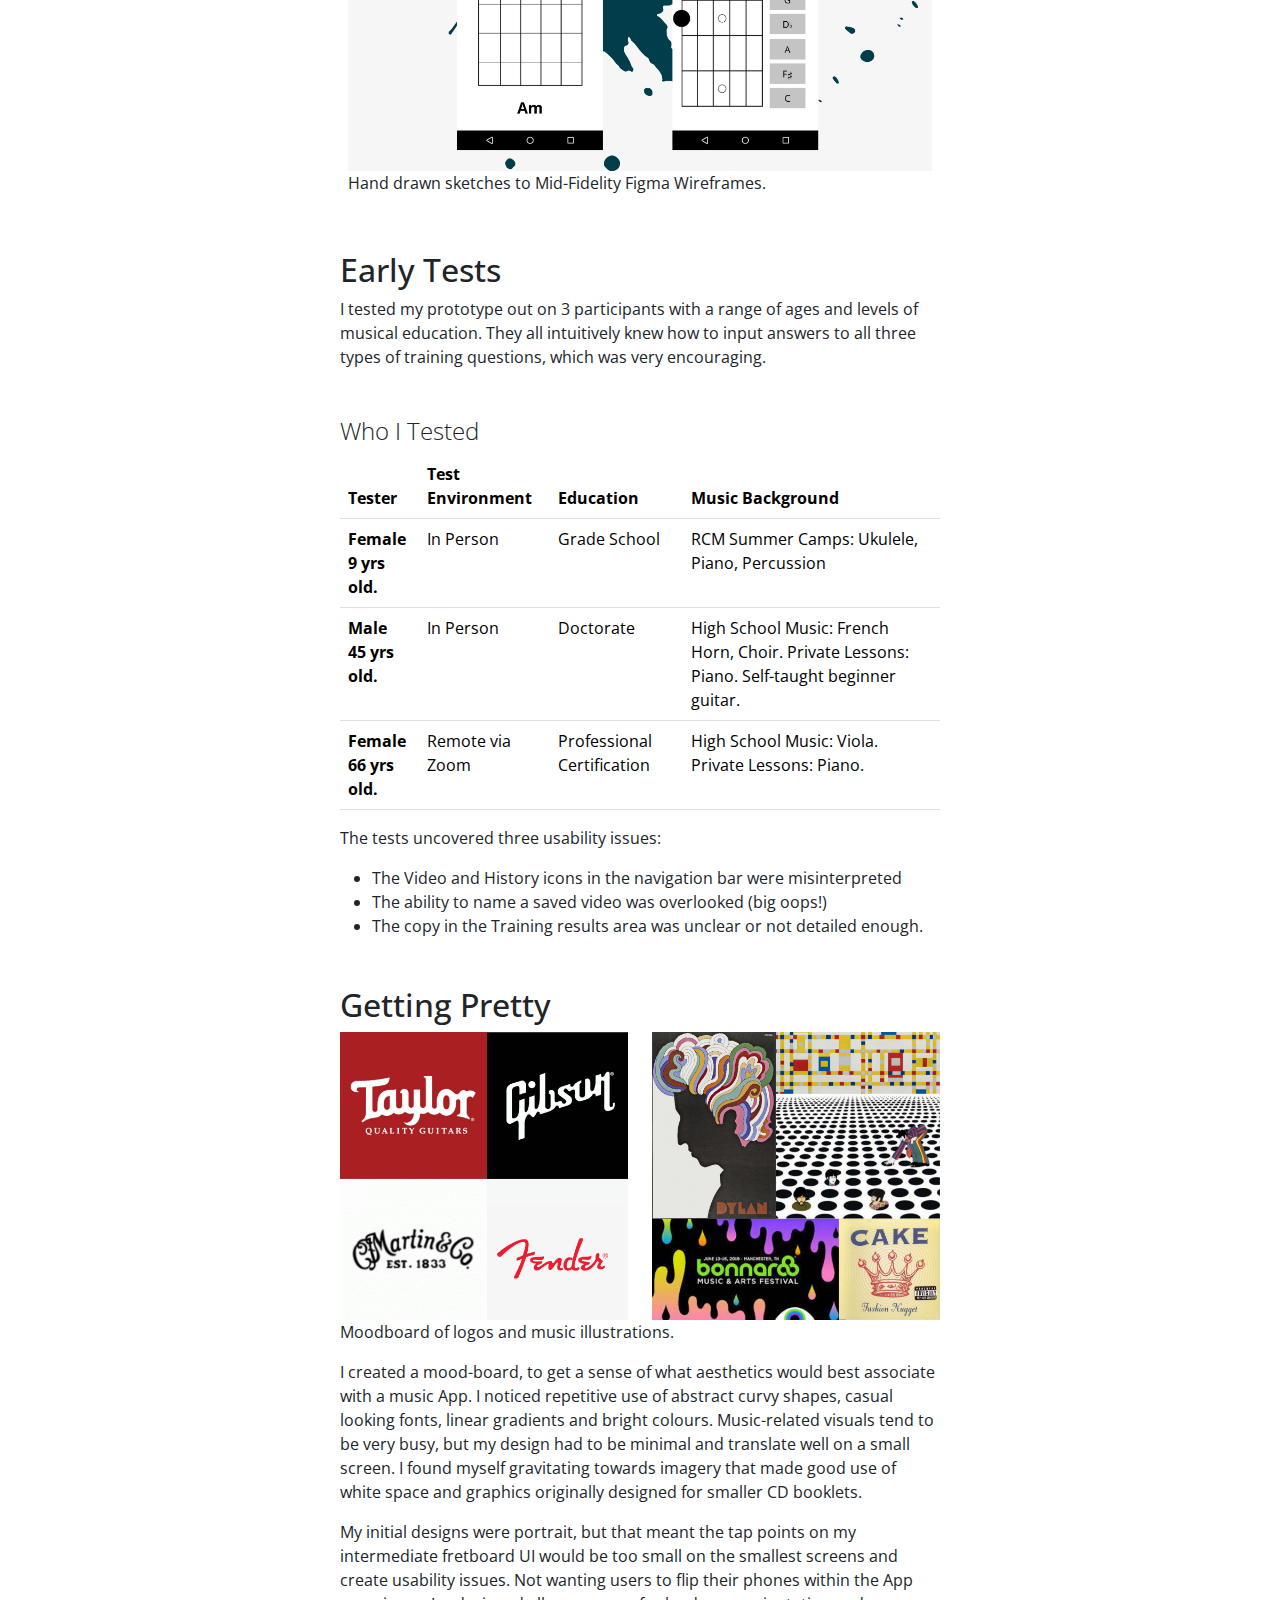
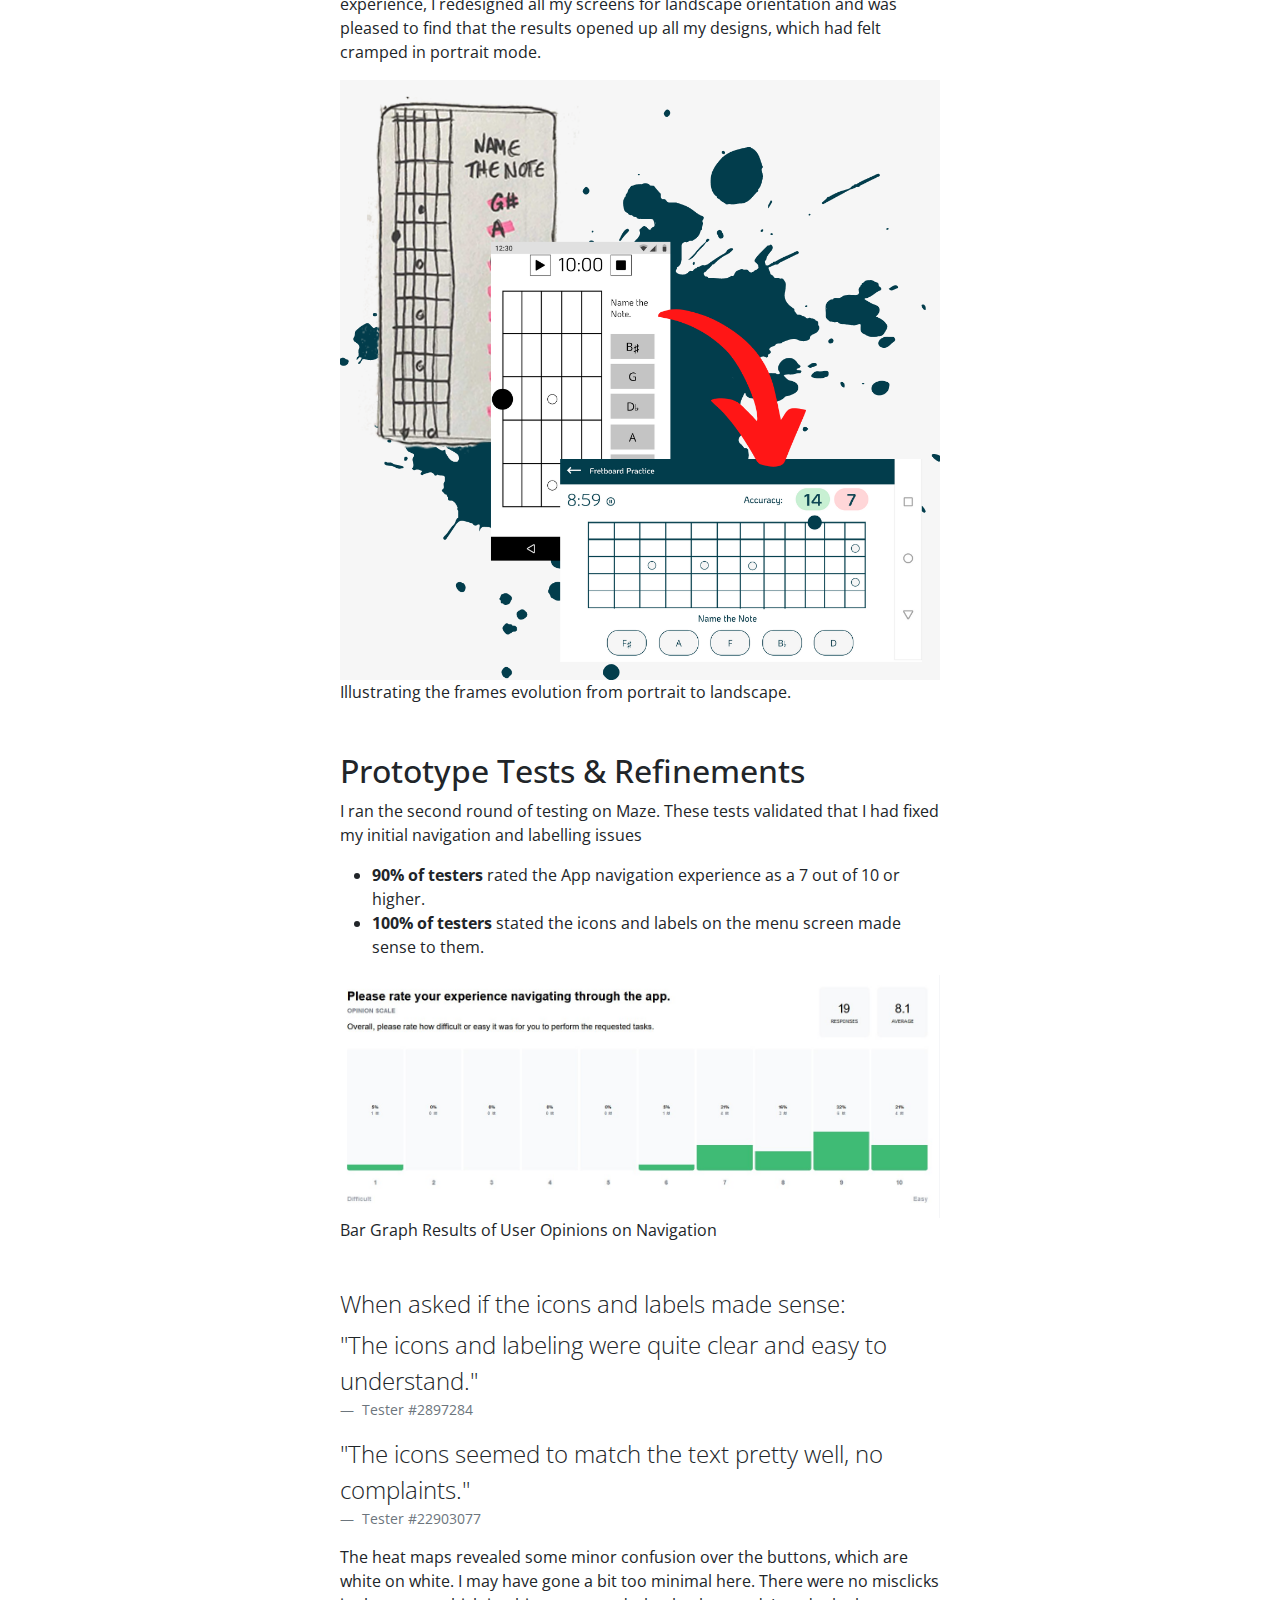
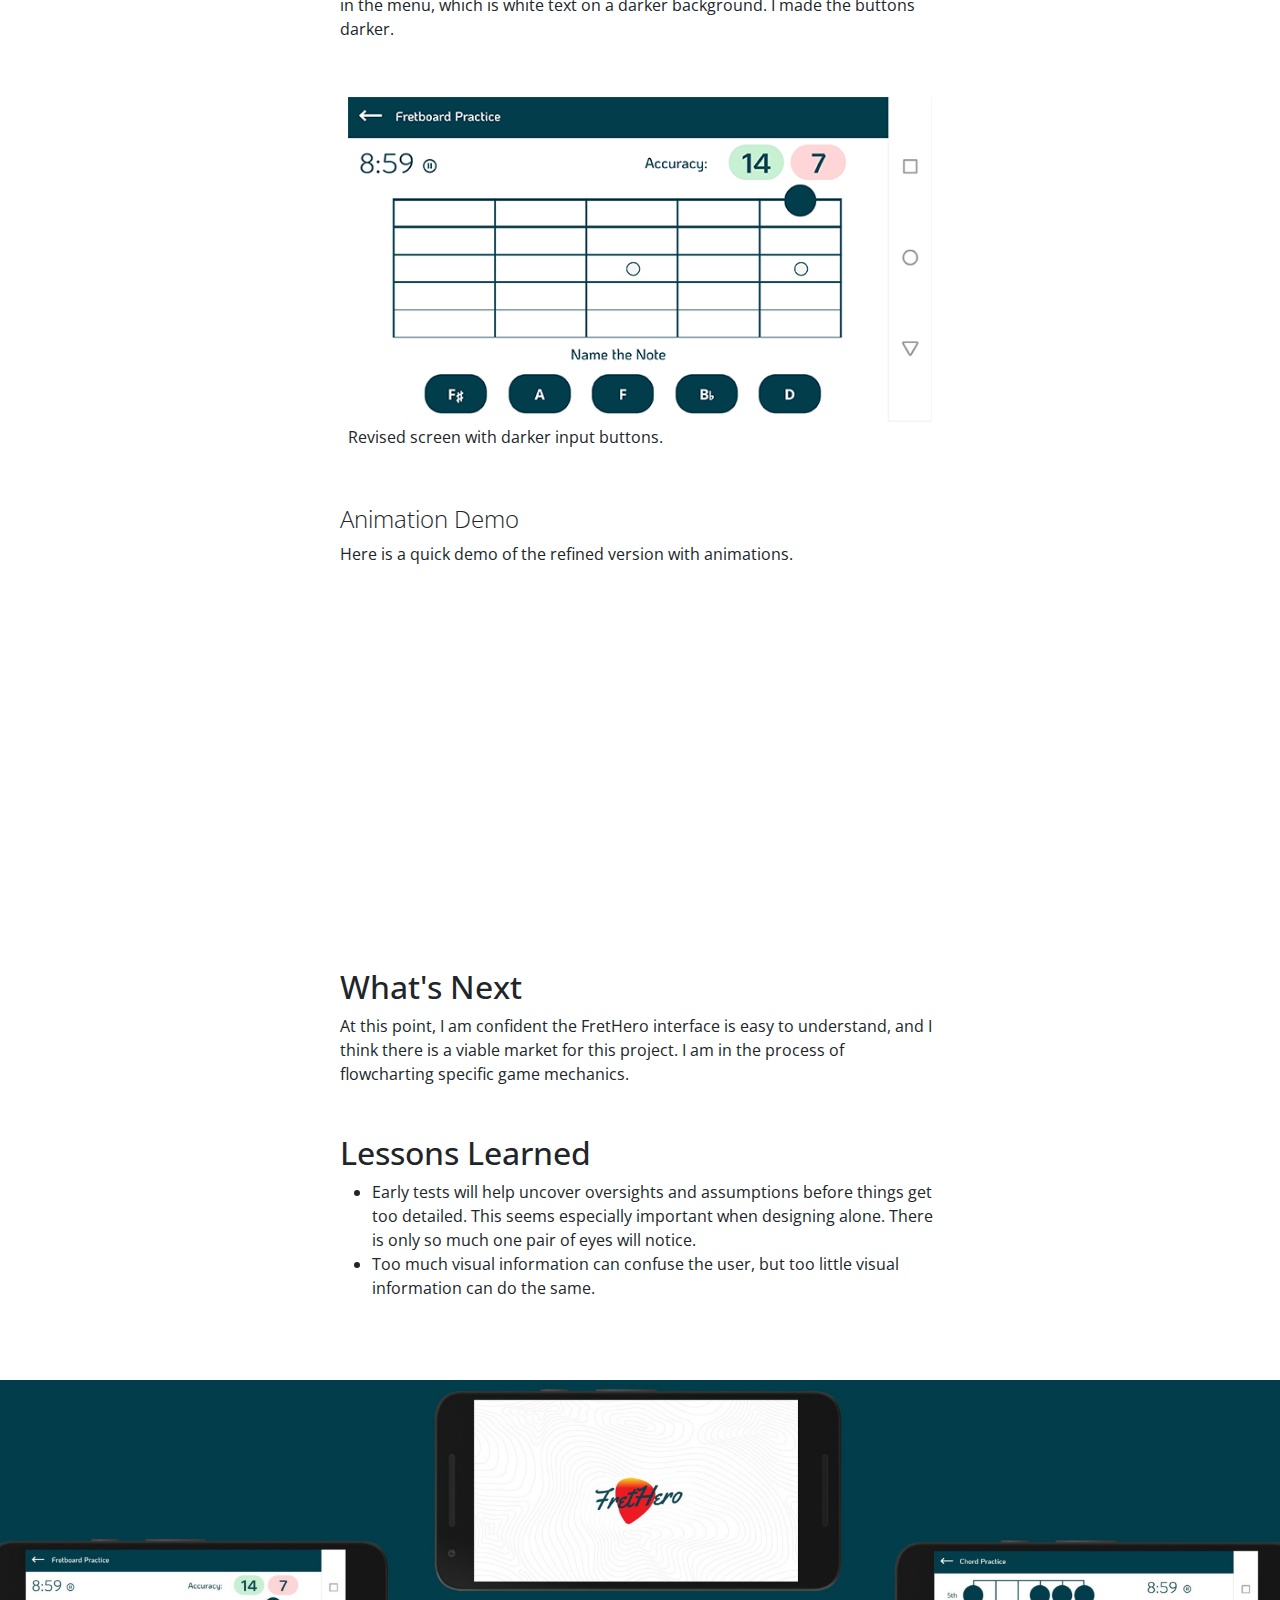
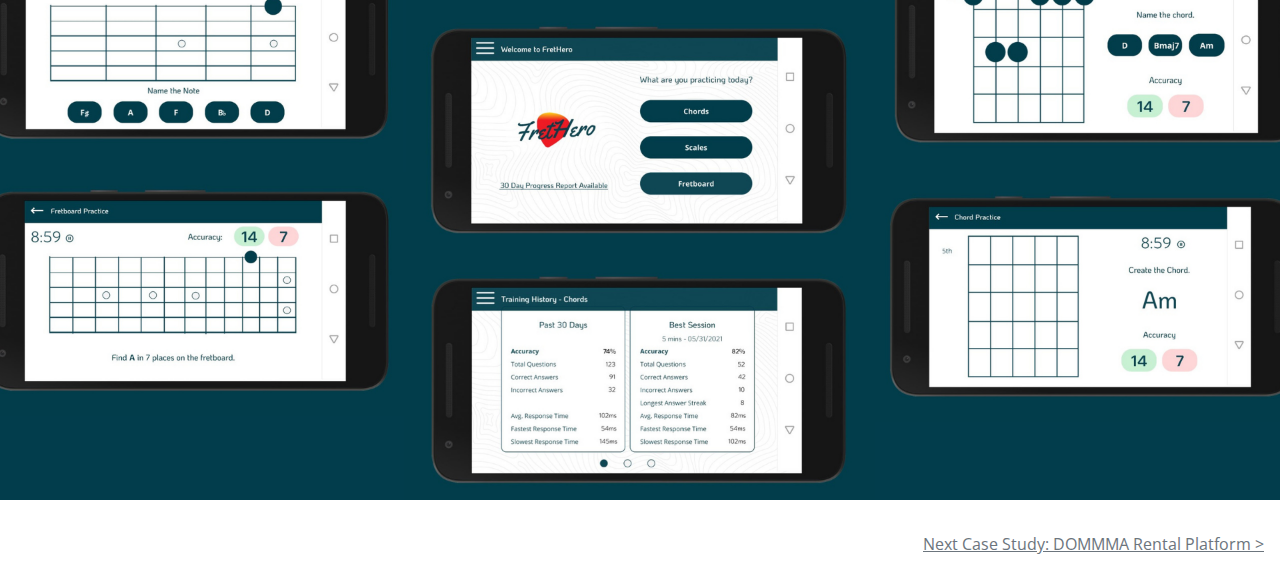
<file: frethero.html>
<!DOCTYPE html>
<html lang="en">
  <head>
    <title>UX Casestudy: FretHero</title>
    <meta charset="utf-8" />
    <meta name="viewport" content="width=device-width, initial-scale=1" />

    <link
      href="https://cdn.jsdelivr.net/npm/bootstrap@5.1.2/dist/css/bootstrap.min.css"
      rel="stylesheet"
    />
    <script src="https://cdn.jsdelivr.net/npm/bootstrap@5.1.2/dist/js/bootstrap.bundle.min.js"></script>

    <meta
      name="description"
      content="UX Designer Verity Griscti's FretHero Case Study"
    />
    <meta name="author" content="Verity Griscti" />

    <link rel="preconnect" href="https://fonts.googleapis.com" />
    <link rel="preconnect" href="https://fonts.gstatic.com" crossorigin />
    <link
      href="https://fonts.googleapis.com/css2?family=Lora:ital,wght@0,400;0,500;1,400;1,500&display=swap"
      rel="stylesheet"
    />
    <link rel="preconnect" href="https://fonts.googleapis.com" />
    <link rel="preconnect" href="https://fonts.gstatic.com" crossorigin />
    <link
      href="https://fonts.googleapis.com/css2?family=Lora:ital,wght@0,400;0,500;1,400;1,500&family=Open+Sans:wght@300;400;600&display=swap"
      rel="stylesheet"
    />

    <link
      rel="stylesheet"
      href="https://cdn.jsdelivr.net/npm/bootstrap-icons@1.5.0/font/bootstrap-icons.css"
    />

    <link
      rel="stylesheet"
      href="https://pro.fontawesome.com/releases/v5.10.0/css/all.css"
      integrity="sha384-AYmEC3Yw5cVb3ZcuHtOA93w35dYTsvhLPVnYs9eStHfGJvOvKxVfELGroGkvsg+p"
      crossorigin="anonymous"
    />

    <link rel="stylesheet" href="/styles.css" />

    <!-- Global site tag (gtag.js) - Google Analytics -->
    <script
      async
      src="https://www.googletagmanager.com/gtag/js?id=G-D1YHQLPENP"
    ></script>
    <script>
      window.dataLayer = window.dataLayer || []
      function gtag() {
        dataLayer.push(arguments)
      }
      gtag('js', new Date())

      gtag('config', 'G-D1YHQLPENP')
    </script>
  </head>

  <body data-bs-spy="scroll" data-bs-target=".nav" data-bs-offset="50">
    <header
      id="native-casestudy-header"
      class="bg-dark text-light container-fluid p-3"
    >
      <h1 class="fs-3 fst-italic text-center text-md-start">
        FretHero: Designing a Rock'n'Roll UI
      </h1>
    </header>

    <div id="native-banner-img">
      <img
        src="main-assets/images/frethero/FretHero-HeroBanner.png"
        alt=""
        class="img-fluid px-0 mx-0 w-100"
      />
    </div>

    <main class="container-fluid mb-5">
      <div class="row p-3">
        <div class="col-sm-12 col-md-4 col-xl-3">
          <nav
            id="native-casestudy-nav"
            class="nav flex-column fixed-bottom sticky-md-top p-3 border border-secondary rounded sidebar-bg"
          >
            <button
              type="button"
              class="btn-dark d-md-none"
              data-bs-toggle="collapse"
              data-bs-target="#contents"
              aria-label="Menu Button"
            >
              <i class="fas fa-bars"></i>
            </button>
            <!-- Collapsible Button -->
            <div id="contents" class="collapse show">
              <ul class="nav nav-pills native-pills flex-column">
                <li class="nav-item">
                  <a class="nav-link" href="index.html">
                    <i class="fas fa-home p-3"></i>
                    Home
                  </a>
                </li>
                <li class="nav-item p-1">
                  <a class="nav-link" href="#challenge">The Challenge</a>
                </li>
                <li class="nav-item p-1">
                  <a class="nav-link" href="#background">Background</a>
                </li>
                <li class="nav-item p-1">
                  <a class="nav-link" href="#discovery">Discovery</a>
                </li>
                <li class="nav-item p-1">
                  <a class="nav-link" href="#flows">Flows to Wireframes</a>
                </li>
                <li class="nav-item p-1">
                  <a class="nav-link" href="#tests">Early Tests</a>
                </li>
                <li class="nav-item p-1">
                  <a class="nav-link" href="#pretty">Getting Pretty</a>
                </li>
                <li class="nav-item p-1">
                  <a class="nav-link" href="#proto">
                    Prototype Tests &amp; Refinements
                  </a>
                </li>
                <li class="nav-item p-1">
                  <a class="nav-link" href="#next">What's Next</a>
                </li>
                <li class="nav-item p-1">
                  <a class="nav-link" href="#lessons">Lessons Learned</a>
                </li>
              </ul>
              <!-- /contents -->
            </div>
          </nav>
        </div>
        <!-- sidebar column -->

        <div class="col-sm-12 col-md-8 col-xl-6">
          <h2 id="challenge" class="mt-1">The Challenge</h2>
          <p class="fs-4 fw-light">
            How do you help adult guitar students, who are short on time,
            memorize the fretboard, notes and chord theory to move from beginner
            to intermediate guitar players?
          </p>

          <figure class="p-2 d-block">
            <img
              class="img-fluid"
              src="main-assets/images/frethero/Will-Ferrall-Guitar.jpg"
              alt="Will Ferrall playing an electric guitar in the film Stranger Than Fiction"
            />
            <figcaption>
              Will Ferrell learning to play the guitar in the 2006 film
              <i>Stranger Than Fiction</i>
              .
            </figcaption>
          </figure>

          <div class="row p-1">
            <div class="col-sm-12 col-md-4 p-3 border text-center">
              <b>Role:</b>
              <br />
              Entrepreneurial Side Project
            </div>
            <div class="col-sm-12 col-md-4 p-3 border text-center">
              <b>Team:</b>
              <br />
              Verity Griscti (solo project)
            </div>
            <div class="col-sm-12 col-md-4 p-3 border text-center">
              <b>Timeline:</b>
              <br />
              Concept to High Fidelity Prototype in 6 Weeks.
            </div>
          </div>
          <h2 id="background" class="mt-5">Background</h2>
          <figure>
            <blockquote class="blockquote fs-4 fw-light">
              <p>
                "Fender’s guitar-instruction app, Fender Play – which offered
                several free trials over the lockdown period – saw its user base
                increase from 150,000 to 930,000 between late March and late
                June, with close to 20 percent of the new users under 24, and 70
                per cent under 45."
              </p>
            </blockquote>
            <figcaption class="blockquote-footer">
              Richard Bienstock,
              <cite title="Source Title">
                <a
                  target="_blank"
                  href="https://www.guitarworld.com/news/fender-has-sold-more-guitars-in-2020-than-any-other-year-in-its-history"
                >
                  GuitarWorld
                </a>
              </cite>
            </figcaption>
          </figure>

          <p>
            During the pandemic, I dusted off the guitar that had been hiding
            under my bed for years and began the slow process of relearning the
            instrument. I was not alone, all major guitar brands and music
            retailers recorded record-breaking sales in 2020, and online
            learning Apps and YouTube instructors reported a massive increase in
            subscribers.
          </p>
          <p>
            I was also looking for an idea I could take from concept to design
            and eventually into development to gain a comprehensive
            understanding of digital product creation. Developing a guitar
            learning App seemed like a relevant project to take on. There is
            currently a strong desire for digital learning tools and not many
            available solutions.
          </p>

          <h2 id="discovery" class="mt-5">Discovery</h2>
          <h3 class="fs-4 fw-light mt-5">Designing for an App</h3>
          <p>
            This was my first experience designing for an App, and I looked at
            both Material Design and Apple's HCI guidelines for direction on
            things like font sizes, touch sizes and thumb zones.
          </p>

          <p>
            As I plan to create this app myself, as a side project. I decided to
            focus on Android as there are no upfront costs to development.
          </p>

          <h3 class="fs-4 fw-light mt-5">Designing for Microlearning</h3>
          <p>
            After reading several articles on micro-learning I concluded that a
            successful microlearning app should contain the following:
          </p>
          <ul>
            <li>
              Training Sessions should be short and
              <b>focus on a single idea or concept.</b>
            </li>
            <li>
              Training Sessions should be
              <b>interactive</b>
              , to encourage memorization
            </li>
            <li>
              <b>Graphics should be minimal and non-distracting</b>
              , so the mind's focus stays on learning the content.
            </li>
          </ul>

          <h3 class="fs-4 fw-light mt-5">What’s Out There Already?</h3>

          <div class="row align-items-end">
            <div class="col-sm-12 col-md-6">
              <figure class="text-center p-2">
                <img
                  class="img-fluid"
                  src="main-assets/images/frethero/screenshot-fretbuzz.png"
                  alt="Screenshot of the app FretBuzz."
                />
                <figcaption>
                  <b>FretBuzz</b>
                  <br />
                  ❌ Static Interface
                </figcaption>
              </figure>
            </div>
            <div class="col-sm-12 col-md-6">
              <figure class="text-center p-2">
                <img
                  class="img-fluid"
                  src="main-assets/images/frethero/screenshot-guitarband.jpg"
                  alt="Screenshot of the app GuitarBand."
                />
                <figcaption>
                  <b>Guitar Band</b>
                  <br />
                  ❌ Busy UI. More a game than a learning tool.
                </figcaption>
              </figure>
            </div>
            <div class="col-12">
              <figure class="text-center p-2">
                <img
                  class="img-fluid"
                  src="main-assets/images/frethero/screenshot-jguitar-notetrainer.png"
                  alt="Screenshot of the app Note Trainer."
                />
                <figcaption>
                  <b>Note Trainer</b>
                  <br />
                  ❌ Layout of answer buttons matches chromatic note sequence.
                  Encourages recognition rather than recall.
                </figcaption>
              </figure>
            </div>

            <p>
              The goal of fretboard memorization and studying scales is to
              <b>gain instant recall</b>
              of the notes on the fretboard and how the notes relate to scales
              and chords.
            </p>

            <p>
              While several fretboard learning Apps are already available,
              <b>none are designed to encourage recall over recognition</b>
              . Most have static and unengaging interfaces. Essentially acting
              more as digital flashcards than a fully interactive user
              experience. I wanted FretHero’s UI to encourage recall and
              memorization as that better assists the users goals.
            </p>
          </div>

          <h2 id="flows" class="mt-5">Flows to Wireframes</h2>
          <p>
            I sketched the main user flows and made low-fidelity sketches of the
            key screens. The sketches were cleaned up and refined in Figma then
            linked together into an initial prototype.
          </p>

          <div class="mt-5" data-bs-toggle="modal" data-bs-target="#userflow">
            <figure class="p-2 d-block">
              <img
                class="img-fluid"
                src="main-assets/images/frethero/FretHero-UserFlow.png"
                alt="Sketch of a user flow describing FretHero's initial training session type and time length process."
              />
              <figcaption>Click sketch to enlarge.</figcaption>
            </figure>
          </div>

          <!-- Version 1.1 Modal -->
          <div
            class="modal fade"
            id="userflow"
            tabindex="0"
            aria-labelledby="userflow-label"
            aria-hidden="true"
          >
            <div class="modal-dialog modal-xl">
              <div class="modal-content">
                <div class="modal-header">
                  <h5 class="modal-title" id="userflow-label">
                    User Flow: Selecting Session Type &amp; Length
                  </h5>
                  <button
                    type="button"
                    class="btn-close"
                    data-bs-dismiss="modal"
                    aria-label="Close"
                  ></button>
                </div>
                <div class="modal-body">
                  <img
                    class="img-fluid"
                    src="main-assets/images/frethero/FretHero-UserFlow.png"
                    alt="Sketch of a user flow describing FretHero's initial training session type and time length process."
                  />
                </div>
                <div class="modal-footer">
                  <button
                    type="button"
                    class="btn btn-secondary"
                    data-bs-dismiss="modal"
                  >
                    Close
                  </button>
                </div>
              </div>
            </div>
          </div>

          <figure class="p-2">
            <img
              class="img-fluid"
              src="main-assets/images/frethero/FretHero-Sketches-To-Mids.png"
              alt="Picture illustrates the difference between Hand drawn sketches and Mid-Fidelity Wires."
            />
            <figcaption>
              Hand drawn sketches to Mid-Fidelity Figma Wireframes.
            </figcaption>
          </figure>

          <h2 id="tests" class="mt-5">Early Tests</h2>

          <p>
            I tested my prototype out on 3 participants with a range of ages and
            levels of musical education. They all intuitively knew how to input
            answers to all three types of training questions, which was very
            encouraging.
          </p>
          <h3 class="fs-4 fw-light mt-5">Who I Tested</h3>

          <div class="table-responsive">
            <table class="table">
              <thead>
                <tr>
                  <th scope="col">Tester</th>
                  <th scope="col">Test Environment</th>
                  <th scope="col">Education</th>
                  <th scope="col">Music Background</th>
                </tr>
              </thead>
              <tbody>
                <tr>
                  <th scope="row">
                    Female
                    <br />
                    9 yrs old.
                  </th>
                  <td>In Person</td>
                  <td>Grade School</td>
                  <td>RCM Summer Camps: Ukulele, Piano, Percussion</td>
                </tr>
                <tr>
                  <th scope="row">
                    Male
                    <br />
                    45 yrs old.
                  </th>
                  <td>In Person</td>
                  <td>Doctorate</td>
                  <td>
                    High School Music: French Horn, Choir. Private Lessons:
                    Piano. Self-taught beginner guitar.
                  </td>
                </tr>
                <tr>
                  <th scope="row">
                    Female
                    <br />
                    66 yrs old.
                  </th>
                  <td>Remote via Zoom</td>
                  <td>Professional Certification</td>
                  <td>High School Music: Viola. Private Lessons: Piano.</td>
                </tr>
              </tbody>
            </table>
          </div>

          <p>The tests uncovered three usability issues:</p>
          <ul>
            <li>
              The Video and History icons in the navigation bar were
              misinterpreted
            </li>
            <li>
              The ability to name a saved video was overlooked (big oops!)
            </li>
            <li>
              The copy in the Training results area was unclear or not detailed
              enough.
            </li>
          </ul>

          <h2 id="pretty" class="mt-5">Getting Pretty</h2>

          <figure>
            <div class="row align-items-start">
              <div class="col-md-6 col-sm-12">
                <img
                  class="img-fluid"
                  src="main-assets/images/frethero/FretHero-LogoMoods.png"
                  alt="Taylor, Gibson, Fender &amp; Martin Guitar logos"
                />
              </div>
              <div class="col-md-6 col-sm-12">
                <img
                  class="img-fluid"
                  src="main-assets/images/frethero/FretHero-ImageMoodboard.png"
                  alt="Top Left: A black silhoutte of Bob Dylan with colourful hair. Top Right: A still from Yellow Submarine's Sea of Holes. Bottom Left: The 2018 Bonnaroo Festival Splash Image. Bottom Right: Cake's Fashion Nugget's CD cover."
                />
              </div>
            </div>
            <figcaption>Moodboard of logos and music illustrations.</figcaption>
          </figure>

          <p>
            I created a mood-board, to get a sense of what aesthetics would best
            associate with a music App. I noticed repetitive use of abstract
            curvy shapes, casual looking fonts, linear gradients and bright
            colours. Music-related visuals tend to be very busy, but my design
            had to be minimal and translate well on a small screen. I found
            myself gravitating towards imagery that made good use of white space
            and graphics originally designed for smaller CD booklets.
          </p>
          <p>
            My initial designs were portrait, but that meant the tap points on
            my intermediate fretboard UI would be too small on the smallest
            screens and create usability issues. Not wanting users to flip their
            phones within the App experience, I redesigned all my screens for
            landscape orientation and was pleased to find that the results
            opened up all my designs, which had felt cramped in portrait mode.
          </p>

          <figure>
            <img
              class="img-fluid"
              src="main-assets/images/frethero/Portrait-To-Landscape.png"
              alt="Image illustrates difference between Mid-Fidelity portrait and High-Fidelity Landscape designs"
            />
            <figcaption>
              Illustrating the frames evolution from portrait to landscape.
            </figcaption>
          </figure>

          <h2 id="proto" class="mt-5">Prototype Tests &amp; Refinements</h2>

          <p>
            I ran the second round of testing on Maze. These tests validated
            that I had fixed my initial navigation and labelling issues
          </p>

          <ul>
            <li>
              <b>90% of testers</b>
              rated the App navigation experience as a 7 out of 10 or higher.
            </li>
            <li>
              <b>100% of testers</b>
              stated the icons and labels on the menu screen made sense to them.
            </li>
          </ul>

          <figure>
            <img
              class="img-fluid"
              src="main-assets/images/frethero/FretHero-NavBarGraph.jpg"
              alt="Screenshot of Maze Navigation Results. 19 Responses. User Avg. 8.1 out of 10 when asked to rate ease of navigation through the app."
            />
            <figcaption>
              Bar Graph Results of User Opinions on Navigation
            </figcaption>
          </figure>

          <h3 class="fs-4 fw-light mt-5">
            When asked if the icons and labels made sense:
          </h3>

          <figure>
            <blockquote class="blockquote fs-4 fw-light">
              <p>
                "The icons and labeling were quite clear and easy to
                understand."
              </p>
            </blockquote>
            <figcaption class="blockquote-footer">
              Tester #2897284
            </figcaption>
          </figure>

          <figure>
            <blockquote class="blockquote fs-4 fw-light">
              <p>
                "The icons seemed to match the text pretty well, no complaints."
              </p>
            </blockquote>
            <figcaption class="blockquote-footer">
              Tester #22903077
            </figcaption>
          </figure>

          <p>
            The heat maps revealed some minor confusion over the buttons, which
            are white on white. I may have gone a bit too minimal here. There
            were no misclicks in the menu, which is white text on a darker
            background. I made the buttons darker.
          </p>

          <figure class="p-2 mt-5">
            <img
              class="img-fluid"
              src="main-assets/images/frethero/Dark-Buttons-Screen.png"
              alt="Revised screen with darker buttons."
            />
            <figcaption>Revised screen with darker input buttons.</figcaption>
          </figure>

          <h3 class="fs-4 fw-light mt-5">Animation Demo</h3>

          <p>Here is a quick demo of the refined version with animations.</p>

          <div class="ratio ratio-16x9">
            <iframe
              src="https://www.youtube.com/embed/fzkhM5-ZetQ"
              title="YouTube video player"
              allow="accelerometer; autoplay; clipboard-write; encrypted-media; gyroscope; picture-in-picture"
              allowfullscreen
            ></iframe>
          </div>

          <h2 id="next" class="mt-5">What's Next</h2>
          <p>
            At this point, I am confident the FretHero interface is easy to
            understand, and I think there is a viable market for this project. I
            am in the process of flowcharting specific game mechanics.
          </p>

          <h2 id="lessons" class="mt-5">Lessons Learned</h2>

          <ul>
            <li>
              Early tests will help uncover oversights and assumptions before
              things get too detailed. This seems especially important when
              designing alone. There is only so much one pair of eyes will
              notice.
            </li>
            <li>
              Too much visual information can confuse the user, but too little
              visual information can do the same.
            </li>
          </ul>
        </div>
        <!--- /content column-->
      </div>
      <!--- /row -->
    </main>

    <footer>
      <div id="native-footer-img" class="mb-3">
        <img
          src="main-assets/images/frethero/FretHero-Footer.png"
          alt=""
          class="img-fluid px-0 mx-0 w-100"
        />
      </div>
      <div class="p-3 text-end">
        <p>
          <a class="link-secondary" href="DOMMMA.html">
            Next Case Study: DOMMMA Rental Platform >
          </a>
        </p>
      </div>
    </footer>
  </body>
</html>
</file>
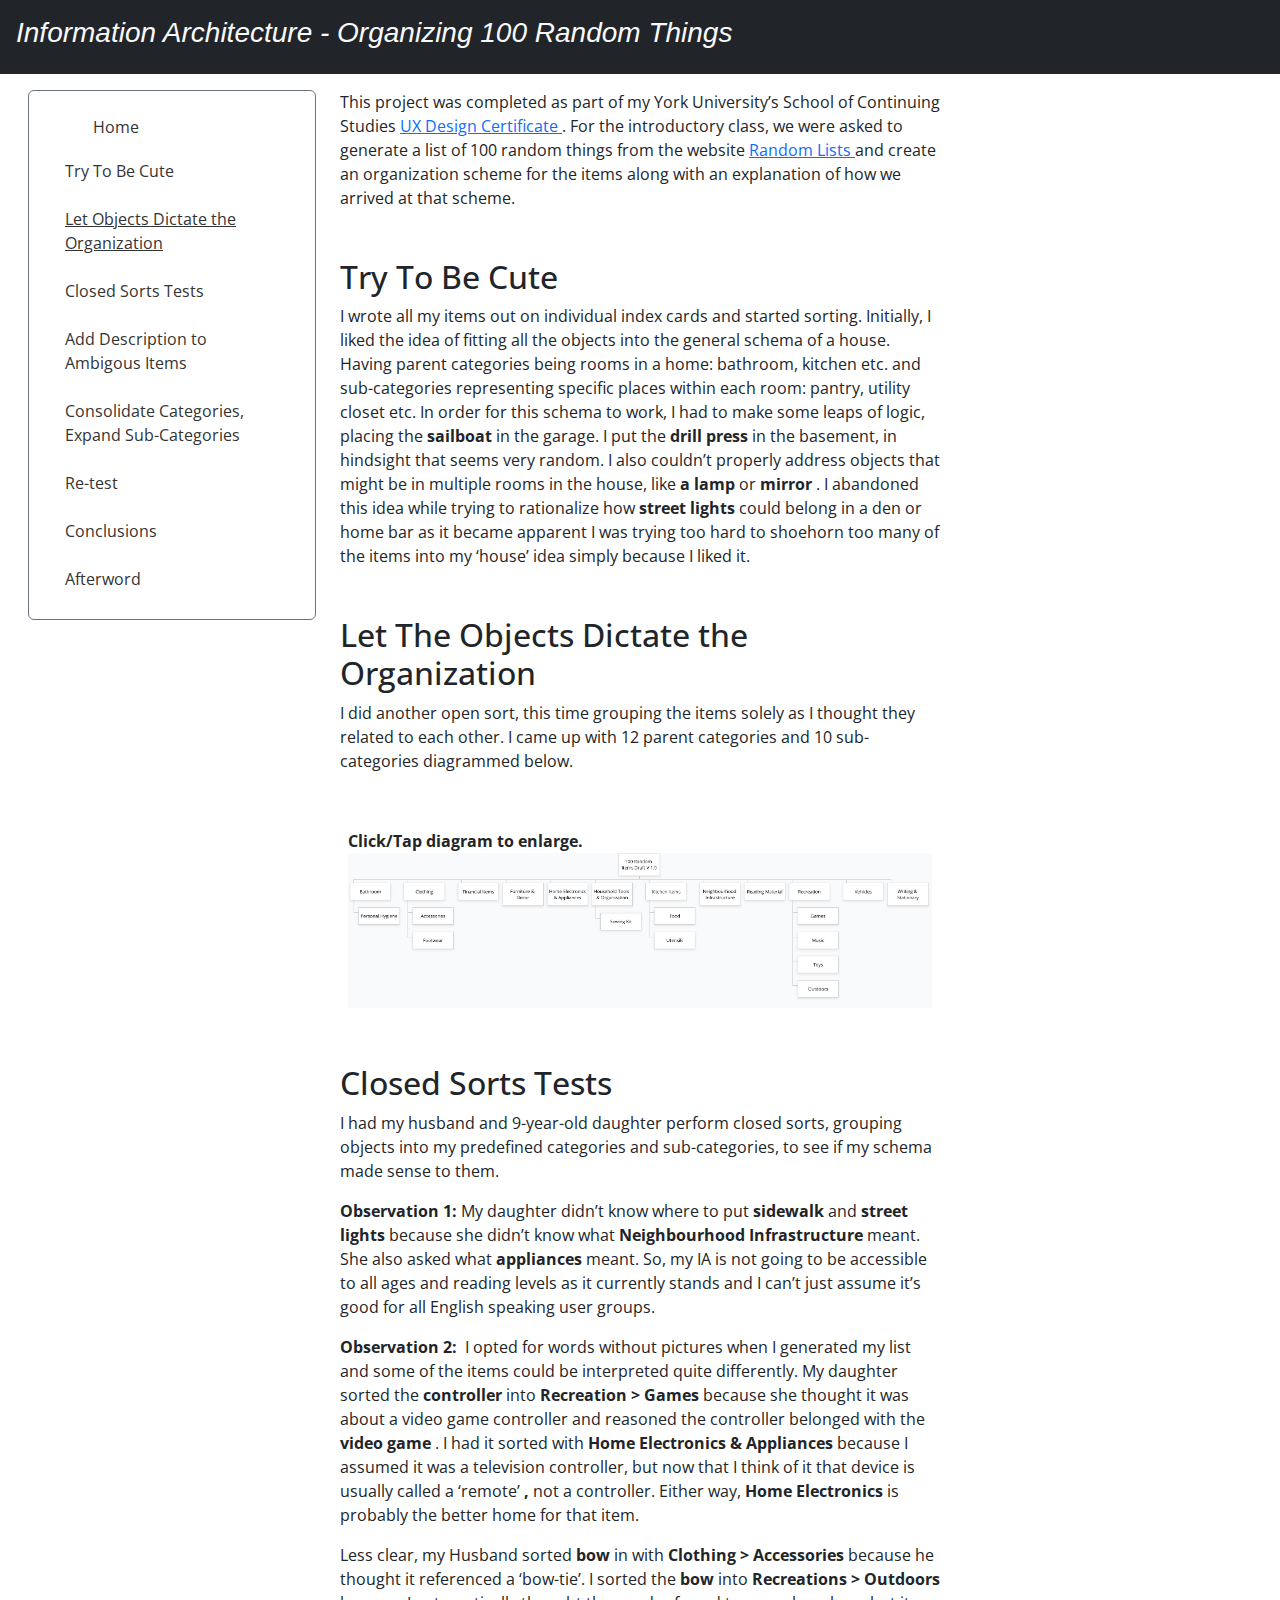
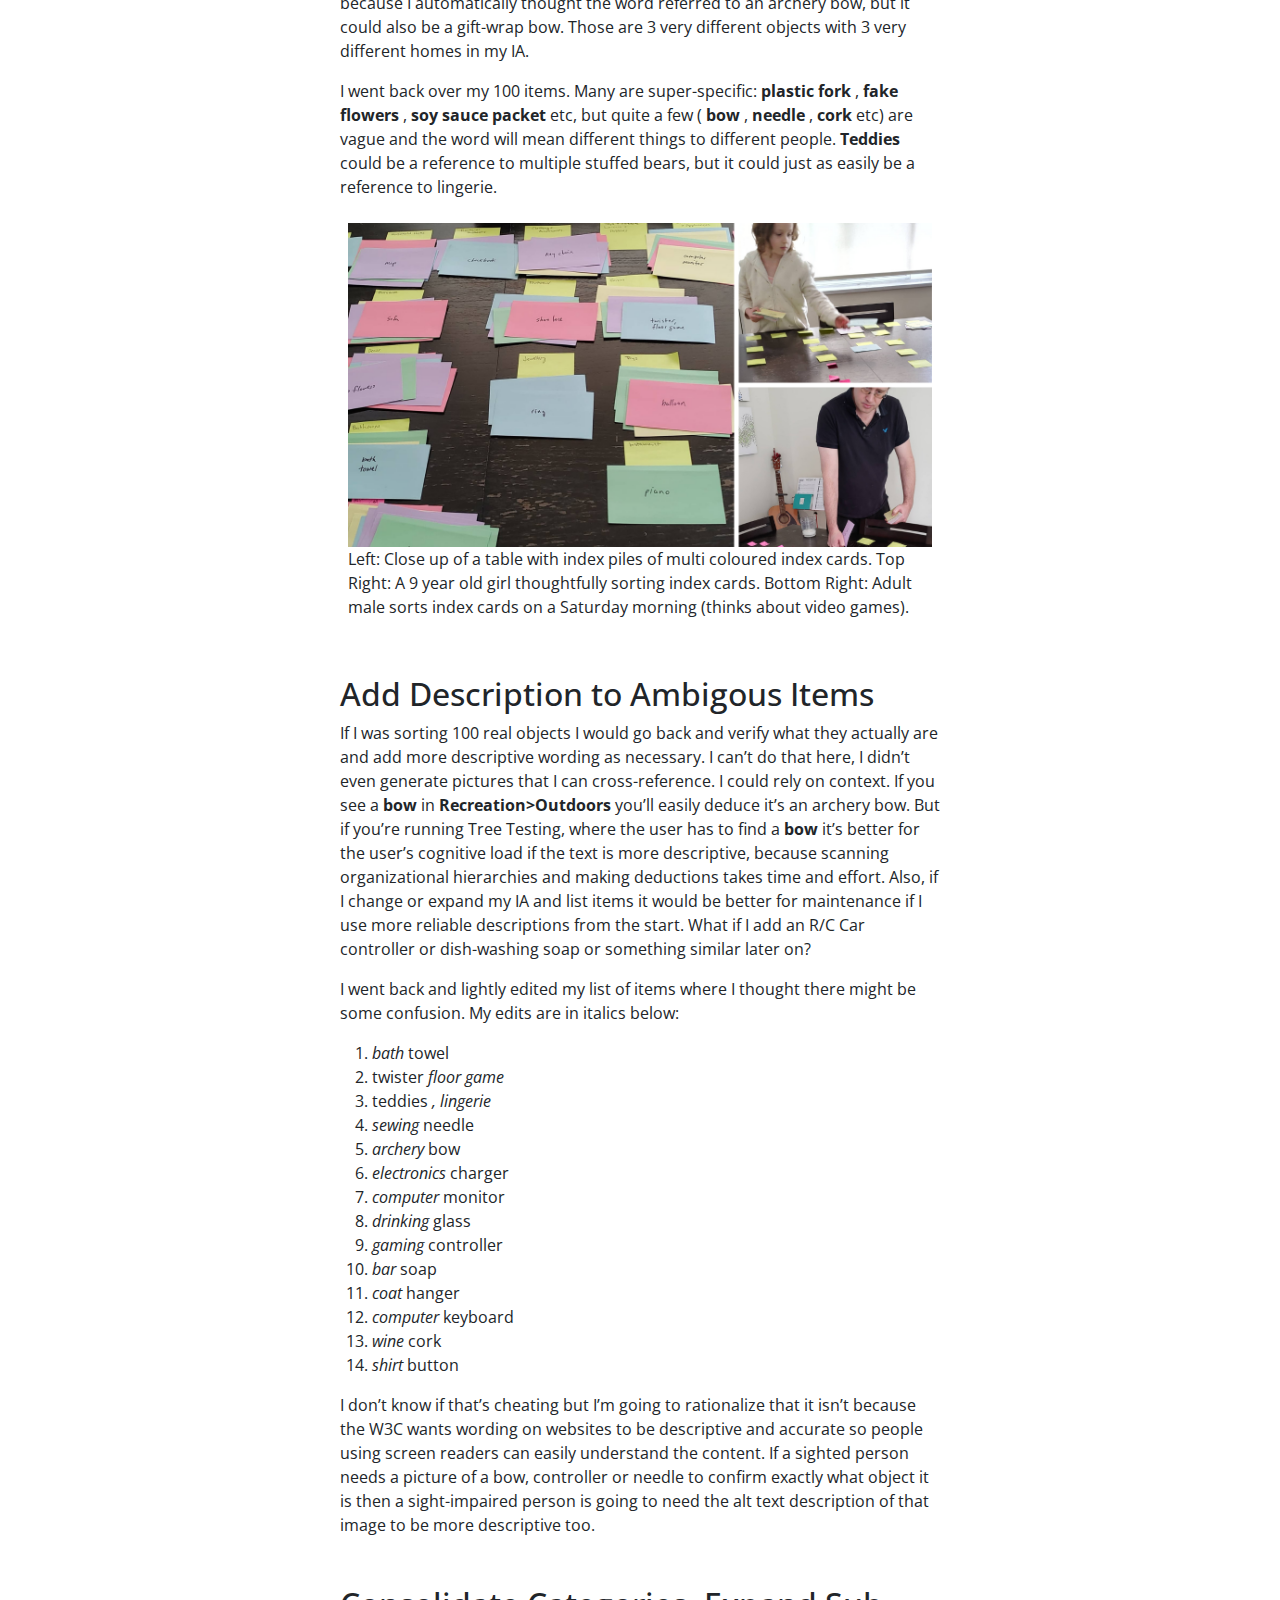
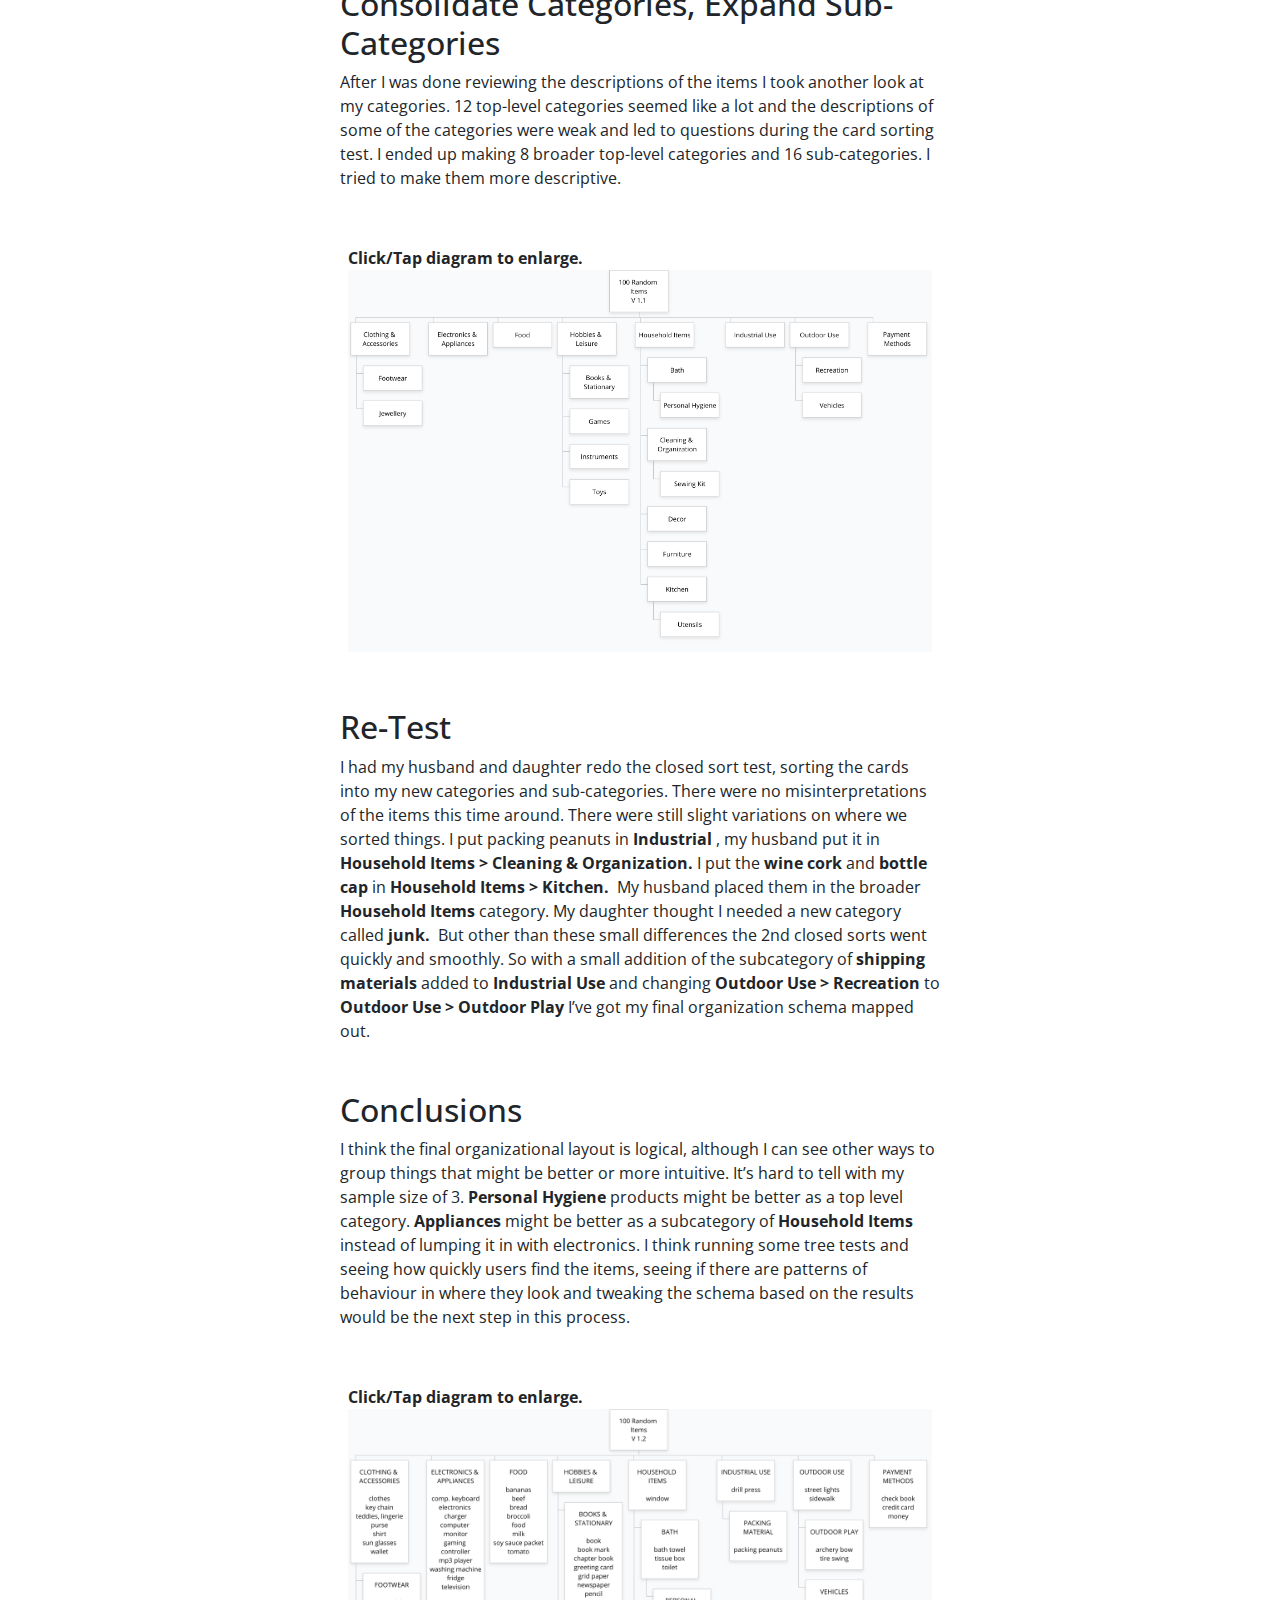
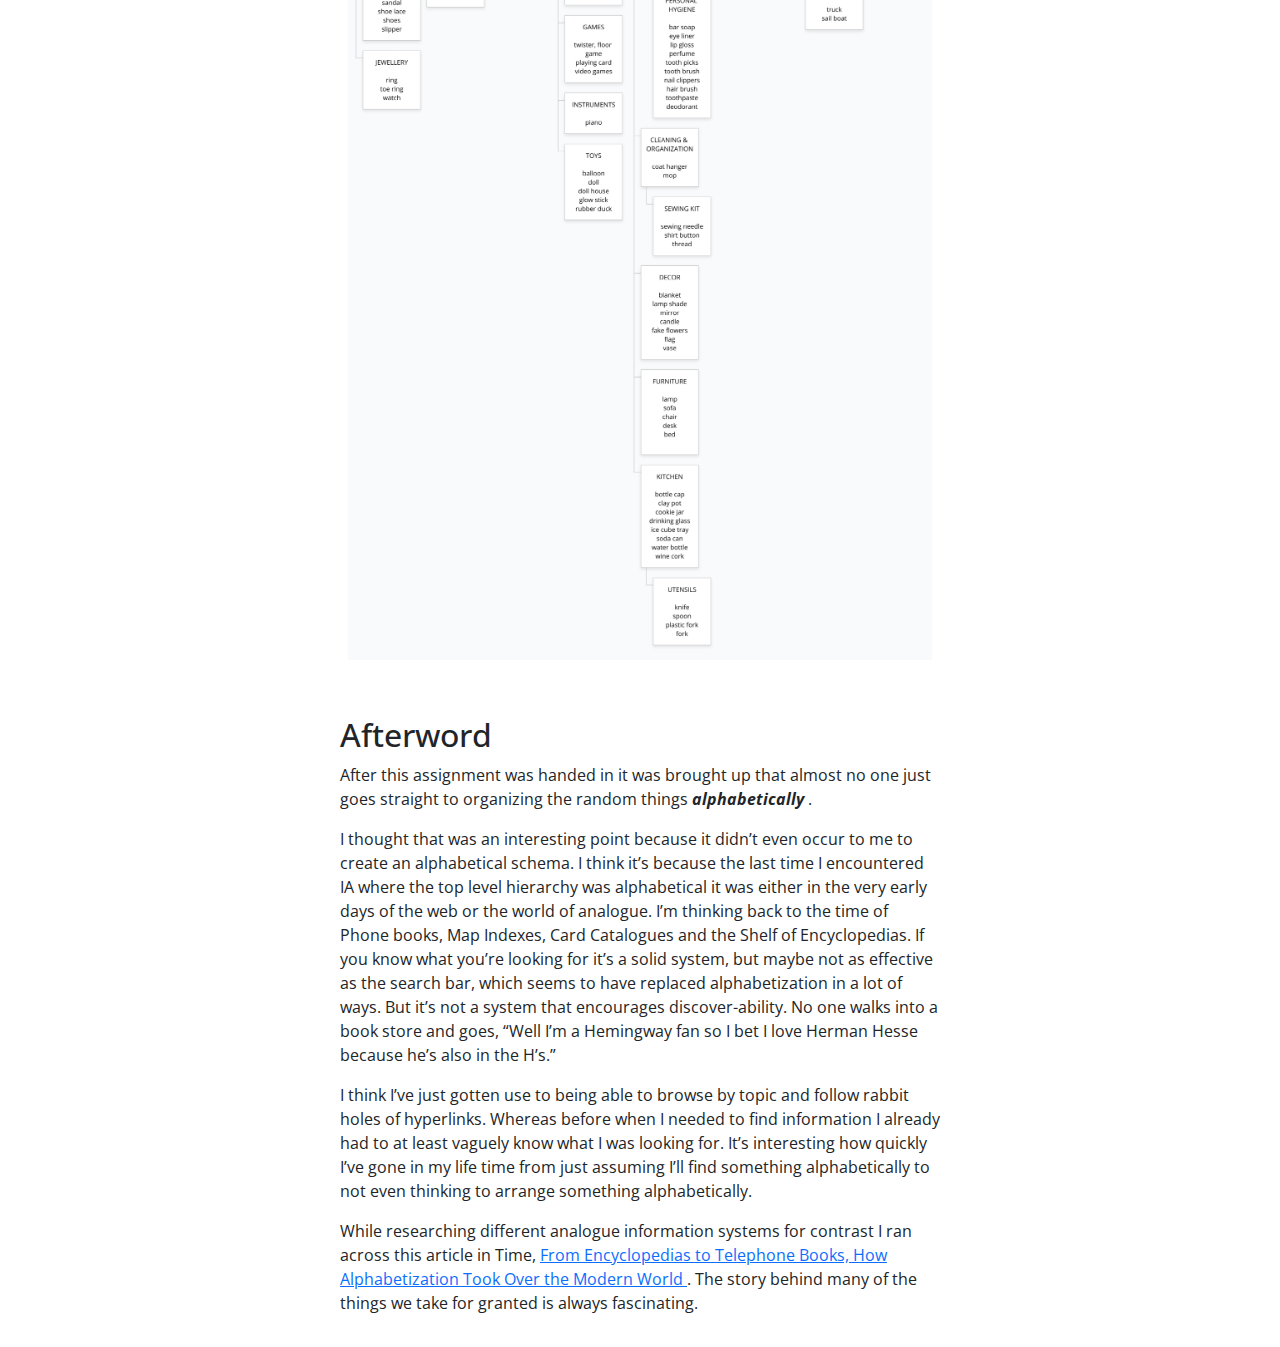
<file: InformationArchitecture.html>
<!DOCTYPE html>
<html lang="en">
  <head>
    <title>UX Design: Information Architecture</title>
    <meta charset="utf-8" />
    <meta name="viewport" content="width=device-width, initial-scale=1" />

    <link
      href="https://cdn.jsdelivr.net/npm/bootstrap@5.1.2/dist/css/bootstrap.min.css"
      rel="stylesheet"
    />
    <script src="https://cdn.jsdelivr.net/npm/bootstrap@5.1.2/dist/js/bootstrap.bundle.min.js"></script>

    <meta
      name="description"
      content="UX Designer Verity Griscti's Information Architecture"
    />
    <meta name="author" content="Verity Griscti" />

    <link rel="preconnect" href="https://fonts.googleapis.com" />
    <link rel="preconnect" href="https://fonts.gstatic.com" crossorigin />
    <link
      href="https://fonts.googleapis.com/css2?family=Lora:ital,wght@0,400;0,500;1,400;1,500&display=swap"
      rel="stylesheet"
    />
    <link rel="preconnect" href="https://fonts.googleapis.com" />
    <link rel="preconnect" href="https://fonts.gstatic.com" crossorigin />
    <link
      href="https://fonts.googleapis.com/css2?family=Lora:ital,wght@0,400;0,500;1,400;1,500&family=Open+Sans:wght@300;400;600&display=swap"
      rel="stylesheet"
    />

    <link
      rel="stylesheet"
      href="https://cdn.jsdelivr.net/npm/bootstrap-icons@1.5.0/font/bootstrap-icons.css"
    />

    <link
      rel="stylesheet"
      href="https://pro.fontawesome.com/releases/v5.10.0/css/all.css"
      integrity="sha384-AYmEC3Yw5cVb3ZcuHtOA93w35dYTsvhLPVnYs9eStHfGJvOvKxVfELGroGkvsg+p"
      crossorigin="anonymous"
    />

    <link rel="stylesheet" href="/styles.css" />

    <!-- Global site tag (gtag.js) - Google Analytics -->
    <script
      async
      src="https://www.googletagmanager.com/gtag/js?id=G-D1YHQLPENP"
    ></script>
    <script>
      window.dataLayer = window.dataLayer || []
      function gtag() {
        dataLayer.push(arguments)
      }
      gtag('js', new Date())

      gtag('config', 'G-D1YHQLPENP')
    </script>
  </head>

  <body data-bs-spy="scroll" data-bs-target=".nav" data-bs-offset="50">
    <header
      id="native-casestudy-header"
      class="container-fluid p-3 bg-dark text-light"
    >
      <h1 class="fs-3 fst-italic text-center text-md-start">
        Information Architecture - Organizing 100 Random Things
      </h1>
    </header>

    <main class="container-fluid">
      <div class="row p-3">
        <div class="col-sm-12 col-md-4 col-xl-3">
          <nav
            id="native-casestudy-nav"
            class="nav flex-column fixed-bottom sticky-md-top p-3 border border-secondary rounded sidebar-bg"
          >
            <button
              class="btn-dark d-md-none btn-lg"
              data-bs-toggle="collapse"
              data-bs-target="#contents"
              aria-label="Menu Button"
            >
              <i class="fas fa-bars"></i>
            </button>
            <!-- Collapsible Button -->

            <div id="contents" class="collapse show">
            <ul class="nav nav-pills native-pills flex-column">
              <li class="nav-item">
                <a class="nav-link" href="index.html">
                  <i class="fas fa-home p-3"></i>
                  Home
                </a>
              </li>
              <li class="nav-item p-1">
                <a class="nav-link" href="#part1">Try To Be Cute</a>
              </li>
              <li class="nav-item p-1">
                <a class="nav-link" href="#part2">
                  Let Objects Dictate the Organization
                </a>
              </li>
              <li class="nav-item p-1">
                <a class="nav-link" href="#part3">Closed Sorts Tests</a>
              </li>
              <li class="nav-item p-1">
                <a class="nav-link" href="#part4">
                  Add Description to Ambigous Items
                </a>
              </li>
              <li class="nav-item p-1">
                <a class="nav-link" href="#part5">
                  Consolidate Categories, Expand Sub-Categories
                </a>
              </li>
              <li class="nav-item p-1">
                <a class="nav-link" href="#part6">Re-test</a>
              </li>
              <li class="nav-item p-1">
                <a class="nav-link" href="#conclusions">Conclusions</a>
              </li>
              <li class="nav-item p-1">
                <a class="nav-link" href="#afterword">Afterword</a>
              </li>
            </ul>
            <!-- /contents -->
            </div>
          </nav>
          
        </div>
        <!-- sidebar column -->

        <div class="col-sm-12 col-md-8 col-lg-7 col-xl-6">
          <p>
            This project was completed as part of my York University’s School of
            Continuing Studies
            <a
              rel="noreferrer noopener"
              href="https://continue.yorku.ca/certificates/ux-design/"
              target="_blank"
            >
              UX Design Certificate
            </a>
            . For the introductory class, we were asked to generate a list of
            100 random things from the website
            <a
              rel="noreferrer noopener"
              href="https://www.randomlists.com/things"
              target="_blank"
            >
              Random Lists
            </a>
            and create an organization scheme for the items along with an
            explanation of how we arrived at that scheme.
          </p>

          <h2 id="intro" class="mt-5">Try To Be Cute</h2>

          <p>
            I wrote all my items out on individual index cards and started
            sorting. Initially, I liked the idea of fitting all the objects into
            the general schema of a house. Having parent categories being rooms
            in a home: bathroom, kitchen etc. and sub-categories representing
            specific places within each room: pantry, utility closet etc. In
            order for this schema to work, I had to make some leaps of logic,
            placing the
            <strong>sailboat</strong>
            in the garage. I put the
            <strong>drill press</strong>
            in the basement, in hindsight that seems very random. I also
            couldn&#8217;t properly address objects that might be in multiple
            rooms in the house, like
            <strong>a lamp</strong>
            or
            <strong>mirror</strong>
            . I abandoned this idea while trying to rationalize how
            <strong>street lights</strong>
            could belong in a den or home bar as it became apparent I was trying
            too hard to shoehorn too many of the items into my
            &#8216;house&#8217; idea simply because I liked it.
          </p>

          <h2 id="part2" class="mt-5">
            Let The Objects Dictate the Organization
          </h2>

          <p>
            I did another open sort, this time grouping the items solely as I
            thought they related to each other. I came up with 12 parent
            categories and 10 sub-categories diagrammed below.
          </p>

          <div class="mt-5" data-bs-toggle="modal" data-bs-target="#version1">
            <figure class="p-2 d-block">
              <figcaption class="fw-bold">
                Click/Tap diagram to enlarge.
              </figcaption>
              <img
                class="img-fluid"
                src="main-assets/images/InfoArch/100Random-V1.webp"
                alt="100 Random Things Version 1"
              />
            </figure>
          </div>

          <!-- Version 1 Modal -->
          <div
            class="modal fade"
            id="version1"
            tabindex="-1"
            aria-labelledby="Version1-1Label"
            aria-hidden="true"
          >
            <div class="modal-dialog modal-fullscreen">
              <div class="modal-content">
                <div class="modal-header">
                  <h5 class="modal-title" id="Version1Label">
                    100 Random Things Organization Version 1.0
                  </h5>
                  <button
                    type="button"
                    class="btn-close"
                    data-bs-dismiss="modal"
                    aria-label="Close"
                  ></button>
                </div>
                <div class="modal-body">
                  <img
                    class="img-fluid"
                    src="main-assets/images/InfoArch/100Random-V1.webp"
                    alt="Landlords, Tenants and Contractors"
                  />
                </div>
                <div class="modal-footer">
                  <button
                    type="button"
                    class="btn btn-secondary"
                    data-bs-dismiss="modal"
                  >
                    Close
                  </button>
                </div>
              </div>
            </div>
          </div>

          <h2 id="part3" class="mt-5">Closed Sorts Tests</h2>

          <p>
            I had my husband and 9-year-old daughter perform closed sorts,
            grouping objects into my predefined categories and sub-categories,
            to see if my schema made sense to them.&nbsp;&nbsp;
          </p>

          <p>
            <strong>Observation 1:</strong>
            My daughter didn&#8217;t know where to put
            <strong>sidewalk</strong>
            and
            <strong>street lights</strong>
            because she didn&#8217;t know what
            <strong>Neighbourhood Infrastructure</strong>
            meant. She also asked what
            <strong>appliances</strong>
            meant. So, my IA is not going to be accessible to all ages and
            reading levels as it currently stands and I can&#8217;t just assume
            it&#8217;s good for all English speaking user groups.
          </p>

          <p>
            <strong>Observation 2:</strong>
            &nbsp;I opted for words without pictures when I generated my list
            and some of the items could be interpreted quite differently. My
            daughter sorted the
            <strong>controller</strong>
            into
            <strong>Recreation &gt; Games</strong>
            because she thought it was about a video game controller and
            reasoned the controller belonged with the
            <strong>video game</strong>
            . I had it sorted with
            <strong>Home Electronics &amp; Appliances</strong>
            because I assumed it was a television controller, but now that I
            think of it that device is usually called a &#8216;remote&#8217;
            <strong>,</strong>
            not a controller. Either way,
            <strong>Home Electronics</strong>
            is probably the better home for that item.&nbsp;&nbsp;
          </p>

          <p>
            Less clear, my Husband sorted
            <strong>bow</strong>
            in with
            <strong>Clothing &gt; Accessories</strong>
            because he thought it referenced a &#8216;bow-tie&#8217;. I sorted
            the
            <strong>bow</strong>
            into
            <strong>Recreations &gt; Outdoors</strong>
            because I automatically thought the word referred to an archery bow,
            but it could also be a gift-wrap bow. Those are 3 very different
            objects with 3 very different homes in my IA.
          </p>

          <p>
            I went back over my 100 items. Many are super-specific:
            <strong>plastic fork</strong>
            ,
            <strong>fake flowers</strong>
            ,
            <strong>soy sauce packet</strong>
            etc, but quite a few (
            <strong>bow</strong>
            ,
            <strong>needle</strong>
            ,
            <strong>cork</strong>
            etc) are vague and the word will mean different things to different
            people.
            <strong>Teddies</strong>
            could be a reference to multiple stuffed bears, but it could just as
            easily be a reference to lingerie.&nbsp;&nbsp;
          </p>

          <figure class="p-2 d-block">
            <img
              class="img-fluid"
              src="main-assets/images/InfoArch/IA-ClosedCardSort.png"
              alt="Action shots of closed card sort."
            />
            <figcaption>
              Left: Close up of a table with index piles of multi coloured index
              cards. Top Right: A 9 year old girl thoughtfully sorting index
              cards. Bottom Right: Adult male sorts index cards on a Saturday
              morning (thinks about video games).
            </figcaption>
          </figure>

          <h2 id="part4" class="mt-5">Add Description to Ambigous Items</h2>

          <p>
            If I was sorting 100 real objects I would go back and verify what
            they actually are and add more descriptive wording as necessary. I
            can&#8217;t do that here, I didn&#8217;t even generate pictures that
            I can cross-reference. I could rely on context. If you see a
            <strong>bow</strong>
            in
            <strong>Recreation&gt;Outdoors</strong>
            you&#8217;ll easily deduce it&#8217;s an archery bow. But if
            you&#8217;re running Tree Testing, where the user has to find a
            <strong>bow</strong>
            it&#8217;s better for the user&#8217;s cognitive load if the text is
            more descriptive, because scanning organizational hierarchies and
            making deductions takes time and effort. Also, if I change or expand
            my IA and list items it would be better for maintenance if I use
            more reliable descriptions from the start. What if I add an R/C Car
            controller or dish-washing soap or something similar later on?
          </p>

          <p>
            I went back and lightly edited my list of items where I thought
            there might be some confusion. My edits are in italics below:
          </p>

          <ol>
            <li>
              <em>bath</em>
              towel
            </li>
            <li>
              twister
              <em>floor game</em>
            </li>
            <li>
              teddies
              <em>, lingerie</em>
            </li>
            <li>
              <em>sewing</em>
              needle
            </li>
            <li>
              <em>archery</em>
              bow
            </li>
            <li>
              <em>electronics</em>
              charger
            </li>
            <li>
              <em>computer</em>
              monitor
            </li>
            <li>
              <em>drinking</em>
              glass
            </li>
            <li>
              <em>gaming</em>
              controller
            </li>
            <li>
              <em>bar</em>
              soap
            </li>
            <li>
              <em>coat</em>
              hanger
            </li>
            <li>
              <em>computer</em>
              keyboard
            </li>
            <li>
              <em>wine</em>
              cork
            </li>
            <li>
              <em>shirt</em>
              button
            </li>
          </ol>

          <p>
            I don&#8217;t know if that&#8217;s cheating but I&#8217;m going to
            rationalize that it isn&#8217;t because the W3C wants wording on
            websites to be descriptive and accurate so people using screen
            readers can easily understand the content. If a sighted person needs
            a picture of a bow, controller or needle to confirm exactly what
            object it is then a sight-impaired person is going to need the alt
            text description of that image to be more descriptive too.&nbsp;
          </p>

          <h2 id="part5" class="mt-5">
            Consolidate Categories, Expand Sub-Categories
          </h2>

          <p>
            After I was done reviewing the descriptions of the items I took
            another look at my categories. 12 top-level categories seemed like a
            lot and the descriptions of some of the categories were weak and led
            to questions during the card sorting test. I ended up making 8
            broader top-level categories and 16 sub-categories. I tried to make
            them more descriptive.
          </p>

          <div class="mt-5" data-bs-toggle="modal" data-bs-target="#version1-1">
            <figure class="p-2 d-block">
              <figcaption class="fw-bold">
                Click/Tap diagram to enlarge.
              </figcaption>
              <img
                class="img-fluid"
                src="main-assets/images/InfoArch/100Random-V1.1.webp"
                alt="100 Random Things Version 1.1"
              />
            </figure>
          </div>

          <!-- Version 1.1 Modal -->
          <div
            class="modal fade"
            id="version1-1"
            tabindex="-1"
            aria-labelledby="Version1-1Label"
            aria-hidden="true"
          >
            <div class="modal-dialog modal-fullscreen">
              <div class="modal-content">
                <div class="modal-header">
                  <h5 class="modal-title" id="Version1-1Label">
                    100 Random Things Organization Version 1.1
                  </h5>
                  <button
                    type="button"
                    class="btn-close"
                    data-bs-dismiss="modal"
                    aria-label="Close"
                  ></button>
                </div>
                <div class="modal-body">
                  <img
                    class="img-fluid"
                    src="main-assets/images/InfoArch/100Random-V1.1.webp"
                    alt="Revised Information Schema for 100 Random Things"
                  />
                </div>
                <div class="modal-footer">
                  <button
                    type="button"
                    class="btn btn-secondary"
                    data-bs-dismiss="modal"
                  >
                    Close
                  </button>
                </div>
              </div>
            </div>
          </div>

          <h2 id="part6" class="mt-5">Re-Test</h2>

          <p>
            I had my husband and daughter redo the closed sort test, sorting the
            cards into my new categories and sub-categories. There were no
            misinterpretations of the items this time around. There were still
            slight variations on where we sorted things. I put packing peanuts
            in
            <strong>Industrial</strong>
            , my husband put it in
            <strong>Household Items &gt; Cleaning &amp; Organization.</strong>
            I put the
            <strong>wine cork</strong>
            and
            <strong>bottle cap</strong>
            in
            <strong>Household Items &gt; Kitchen.</strong>
            &nbsp;My husband placed them in the broader
            <strong>Household Items</strong>
            category. My daughter thought I needed a new category called
            <strong>junk.&nbsp;</strong>
            But other than these small differences the 2nd closed sorts went
            quickly and smoothly. So with a small addition of the subcategory of
            <strong>shipping materials</strong>
            added to
            <strong>Industrial Use</strong>
            and changing
            <strong>Outdoor Use &gt; Recreation</strong>
            to
            <strong>Outdoor Use &gt; Outdoor Play</strong>
            I&#8217;ve got my final organization schema mapped out.
          </p>

          <h2 id="conclusions" class="mt-5">Conclusions</h2>

          <p>
            I think the final organizational layout is logical, although I can
            see other ways to group things that might be better or more
            intuitive. It&#8217;s hard to tell with my sample size of 3.
            <strong>Personal Hygiene</strong>
            products might be better as a top level category.
            <strong>Appliances</strong>
            might be better as a subcategory of
            <strong>Household Items</strong>
            instead of lumping it in with electronics. I think running some tree
            tests and seeing how quickly users find the items, seeing if there
            are patterns of behaviour in where they look and tweaking the schema
            based on the results would be the next step in this process.
          </p>

          <div class="mt-5" data-bs-toggle="modal" data-bs-target="#version1-2">
            <figure class="p-2 d-block">
              <figcaption class="fw-bold">
                Click/Tap diagram to enlarge.
              </figcaption>
              <img
                class="img-fluid"
                src="main-assets/images/InfoArch/100Random-V1.2.webp"
                alt="100 Random Things Version 1.1"
              />
            </figure>
          </div>

          <!-- Version 1.2 Modal -->
          <div
            class="modal fade"
            id="version1-2"
            tabindex="-1"
            aria-labelledby="Version1-2Label"
            aria-hidden="true"
          >
            <div class="modal-dialog modal-fullscreen">
              <div class="modal-content">
                <div class="modal-header">
                  <h5 class="modal-title" id="Version1-2Label">
                    100 Random Things Organization Version 1.2
                  </h5>
                  <button
                    type="button"
                    class="btn-close"
                    data-bs-dismiss="modal"
                    aria-label="Close"
                  ></button>
                </div>
                <div class="modal-body">
                  <img
                    class="img-fluid"
                    src="main-assets/images/InfoArch/100Random-V1.2.webp"
                    alt="Final Information Schema for 100 Random Things"
                  />
                </div>
                <div class="modal-footer">
                  <button
                    type="button"
                    class="btn btn-secondary"
                    data-bs-dismiss="modal"
                  >
                    Close
                  </button>
                </div>
              </div>
            </div>
          </div>

          <h2 id="afterword" class="mt-5">Afterword</h2>
          <p>
            After this assignment was handed in it was brought up that almost no
            one just goes straight to organizing the random things
            <strong><em>alphabetically</em></strong>
            .
          </p>

          <p>
            I thought that was an interesting point because it didn&#8217;t even
            occur to me to create an alphabetical schema. I think it&#8217;s
            because the last time I encountered IA where the top level hierarchy
            was alphabetical it was either in the very early days of the web or
            the world of analogue. I&#8217;m thinking back to the time of Phone
            books, Map Indexes, Card Catalogues and the Shelf of Encyclopedias.
            If you know what you&#8217;re looking for it&#8217;s a solid system,
            but maybe not as effective as the search bar, which seems to have
            replaced alphabetization in a lot of ways. But it&#8217;s not a
            system that encourages discover-ability. No one walks into a book
            store and goes, &#8220;Well I&#8217;m a Hemingway fan so I bet I
            love Herman Hesse because he&#8217;s also in the H&#8217;s.&#8221;
          </p>

          <p>
            I think I&#8217;ve just gotten use to being able to browse by topic
            and follow rabbit holes of hyperlinks. Whereas before when I needed
            to find information I already had to at least vaguely know what I
            was looking for. It&#8217;s interesting how quickly I&#8217;ve gone
            in my life time from just assuming I&#8217;ll find something
            alphabetically to not even thinking to arrange something
            alphabetically.
          </p>

          <p>
            While researching different analogue information systems for
            contrast I ran across this article in Time,
            <a
              href="https://time.com/5904883/alphabetical-order-history/"
              target="_blank"
              rel="noreferrer noopener"
            >
              From Encyclopedias to Telephone Books, How Alphabetization Took
              Over the Modern World
            </a>
            . The story behind many of the things we take for granted is always
            fascinating.
          </p>
        </div>
        <!--- /content column-->
      </div>
      <!--- /row -->
    </main>
  </body>
</html>
</file>
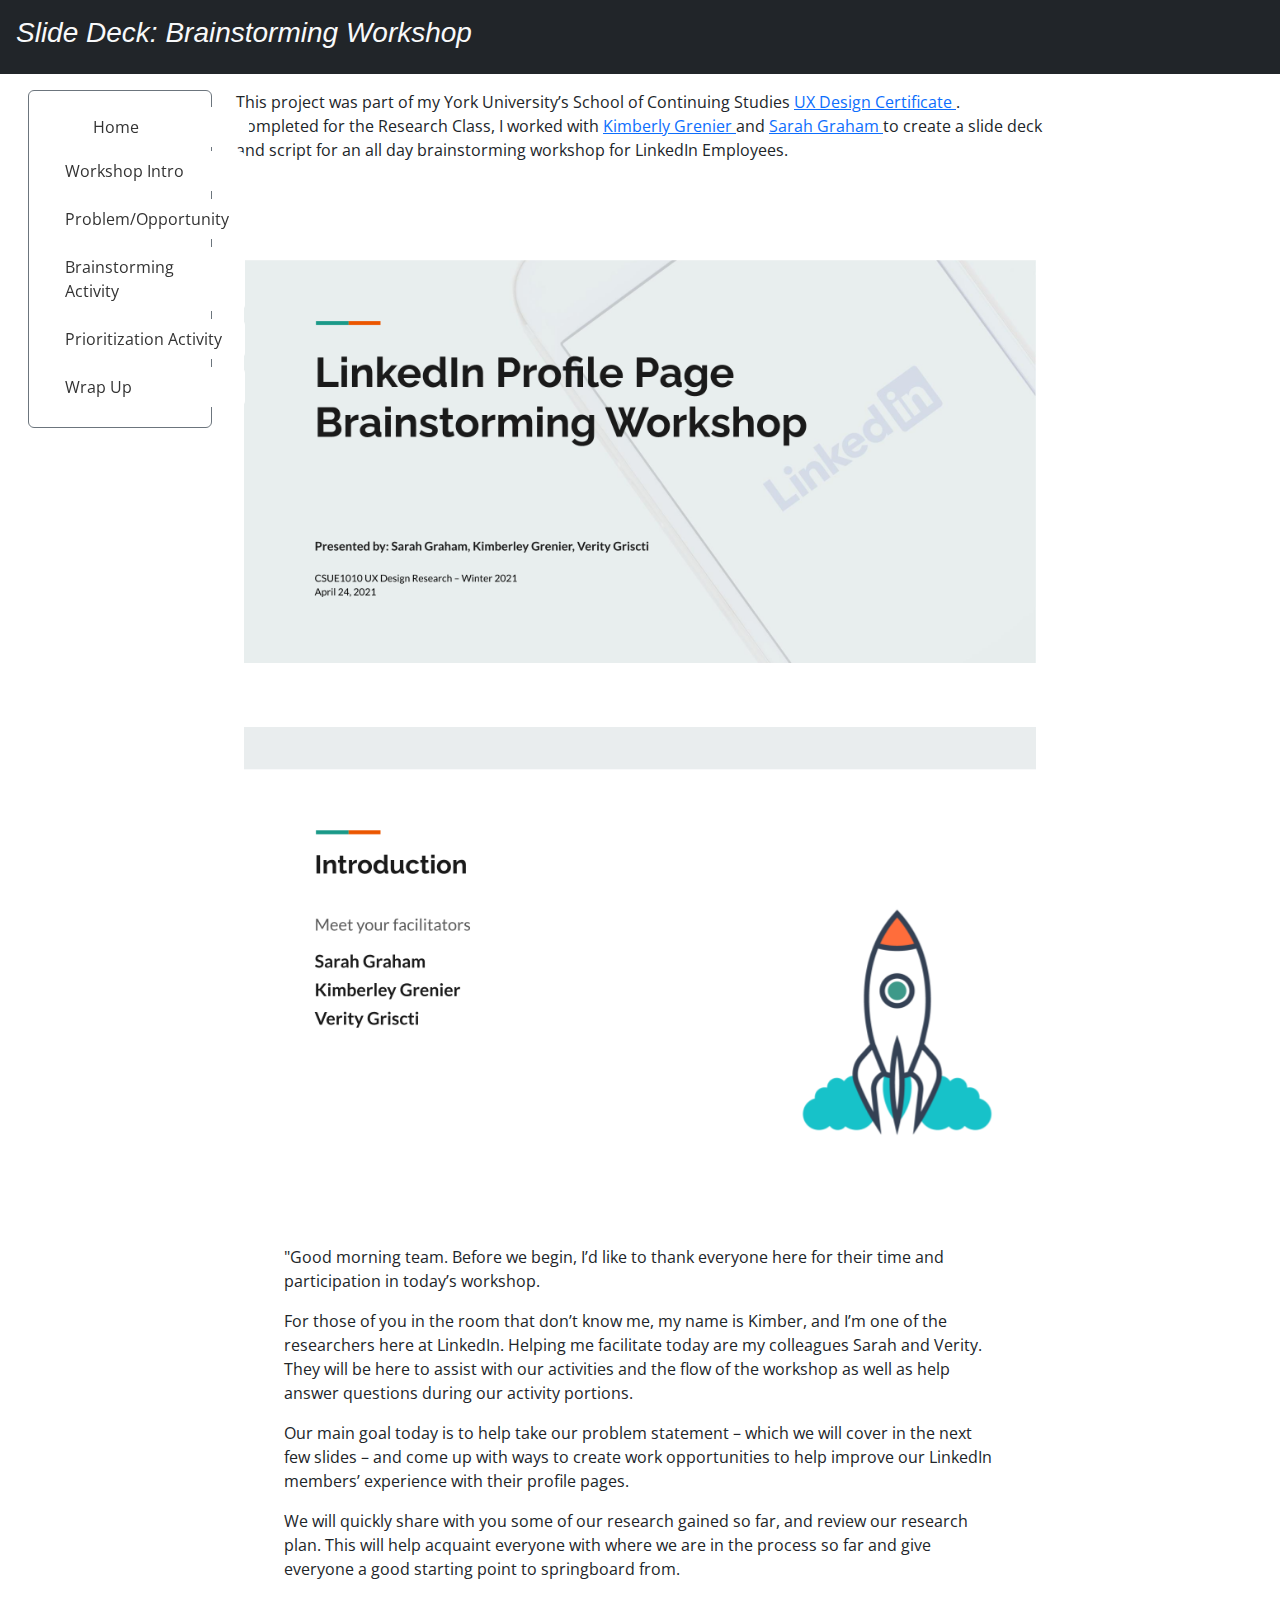
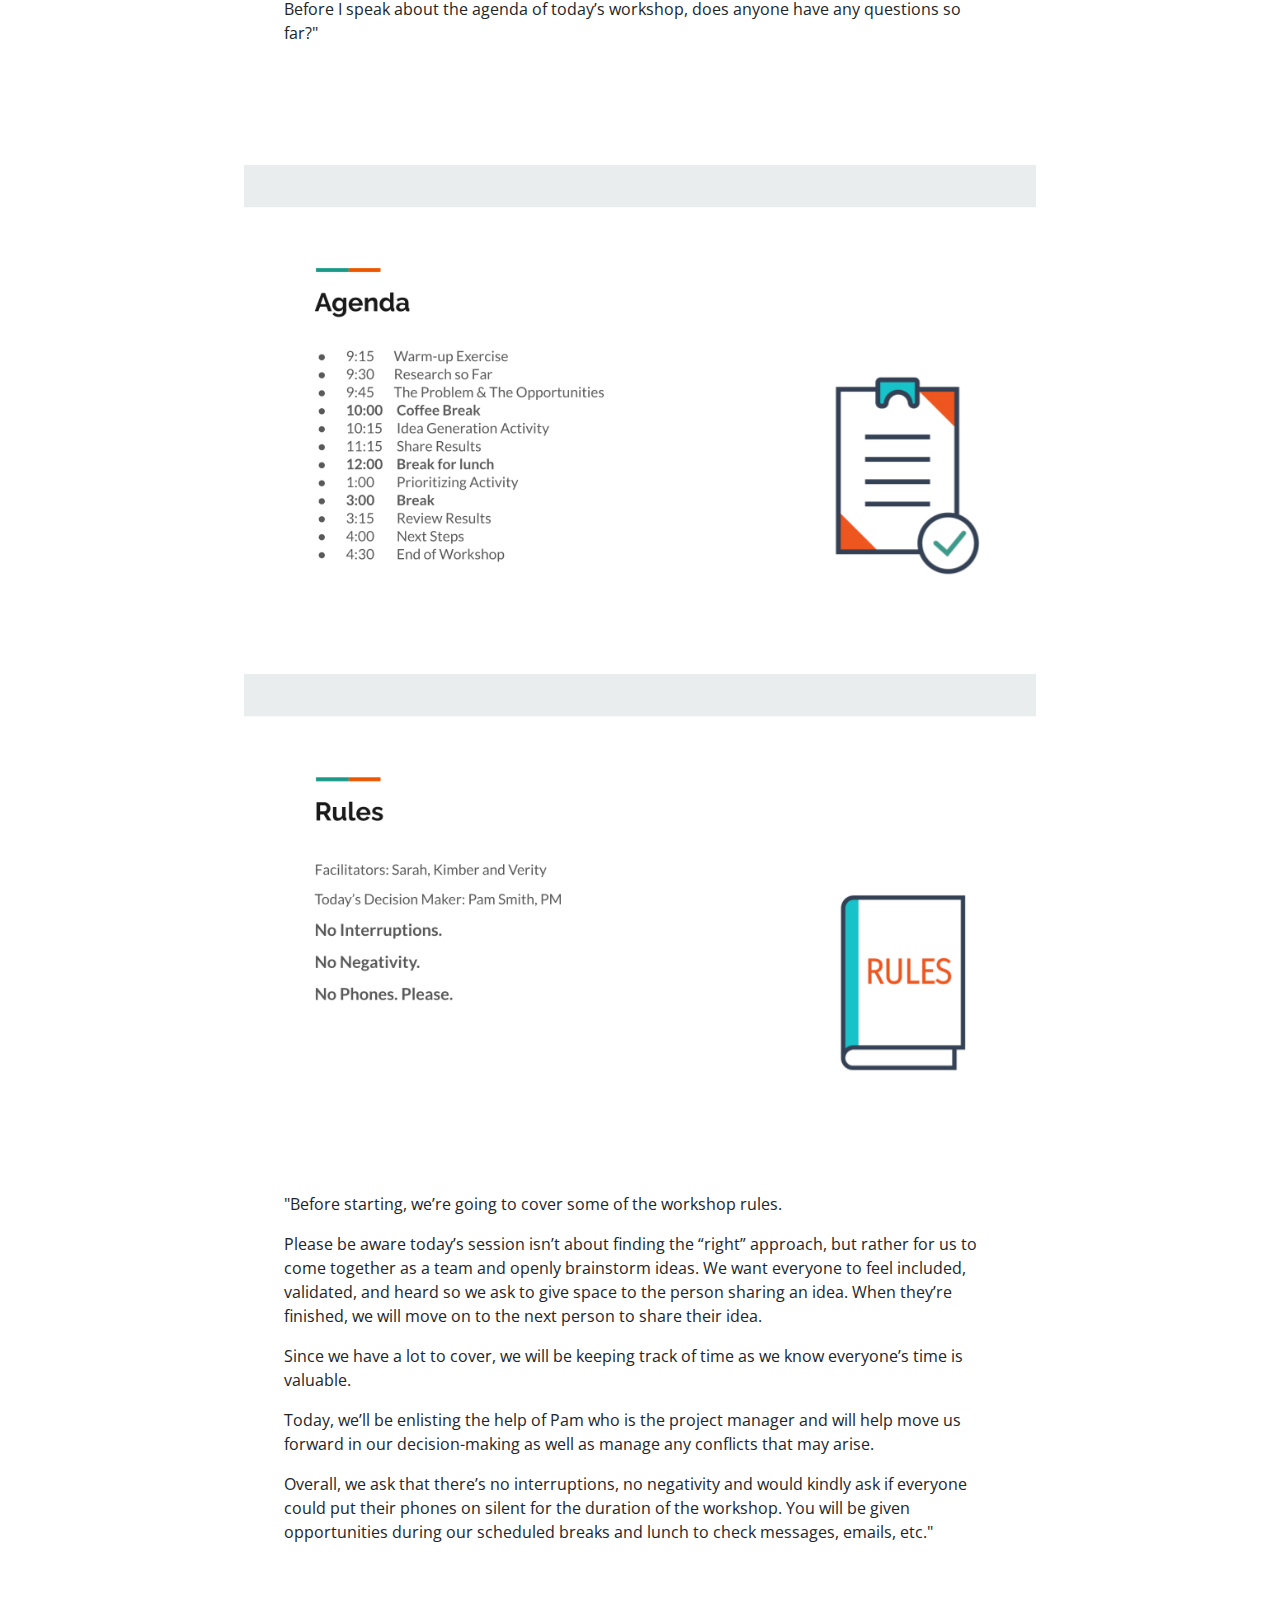
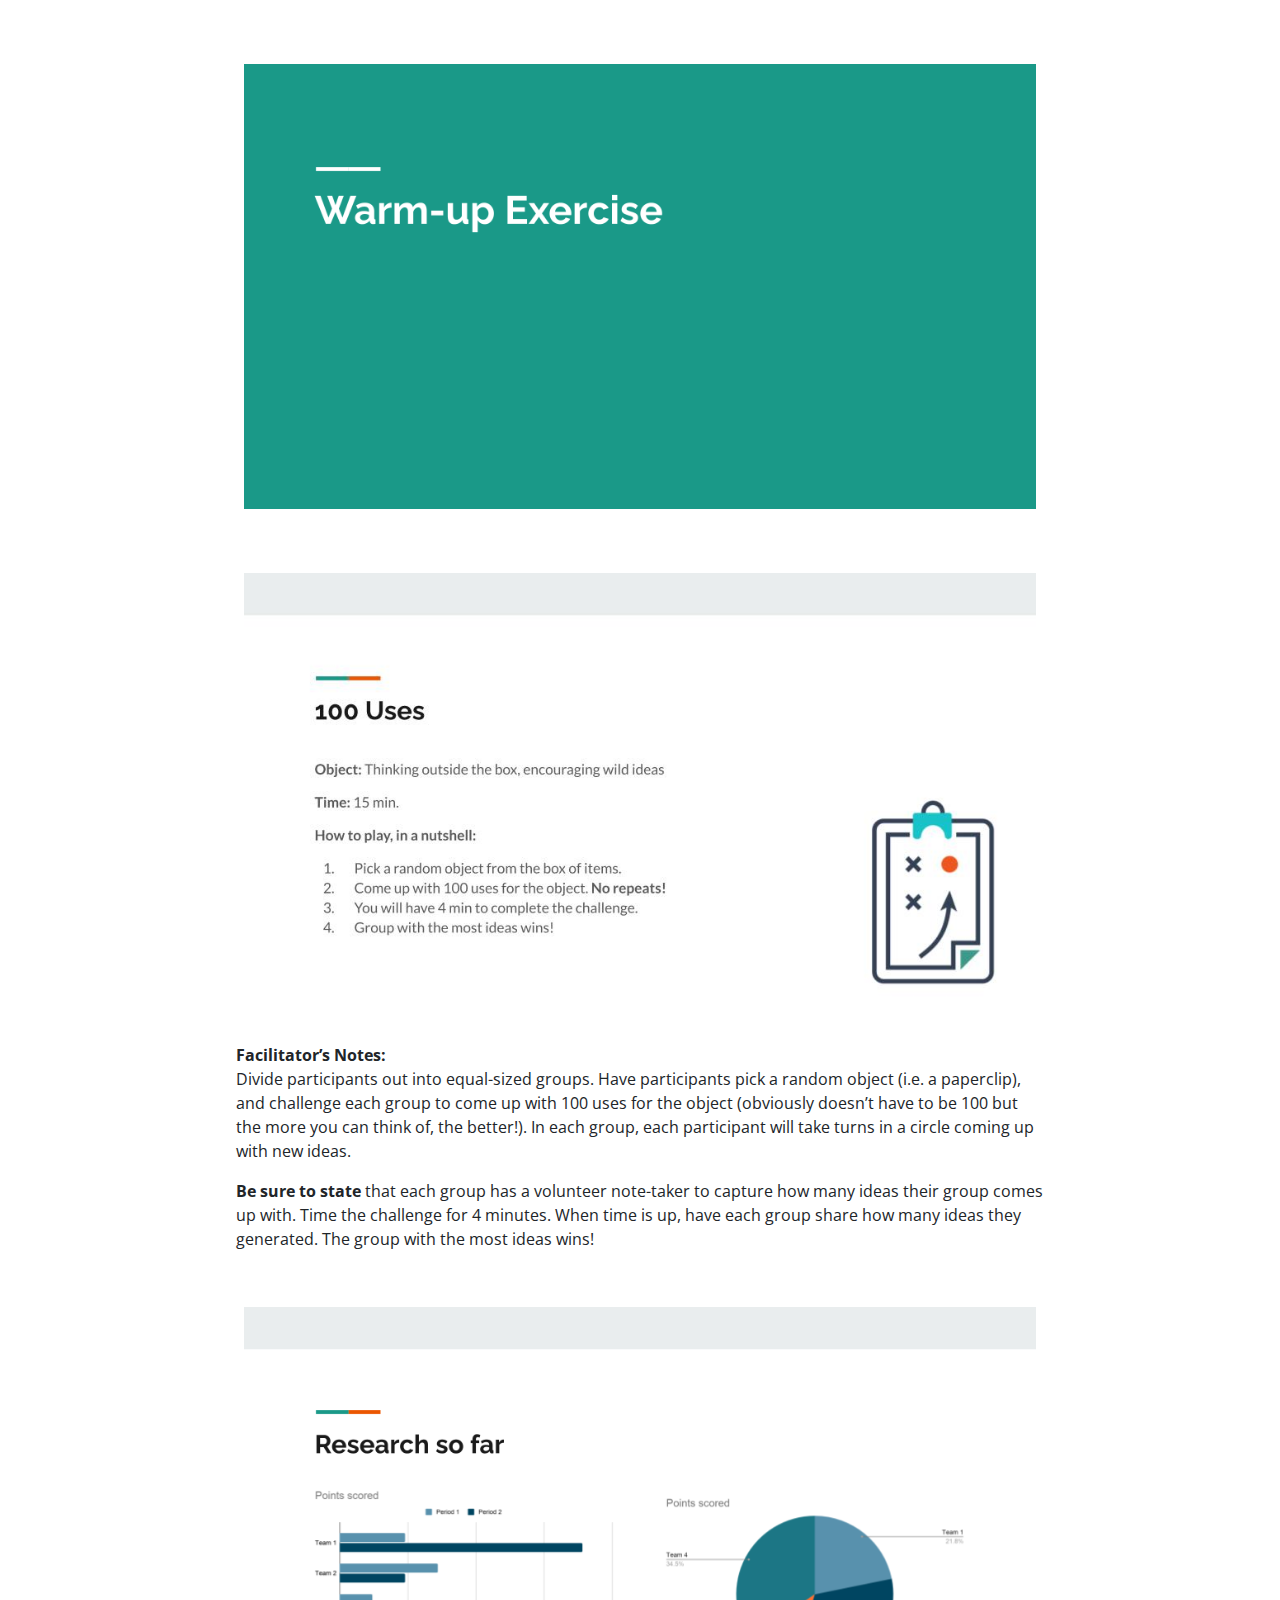
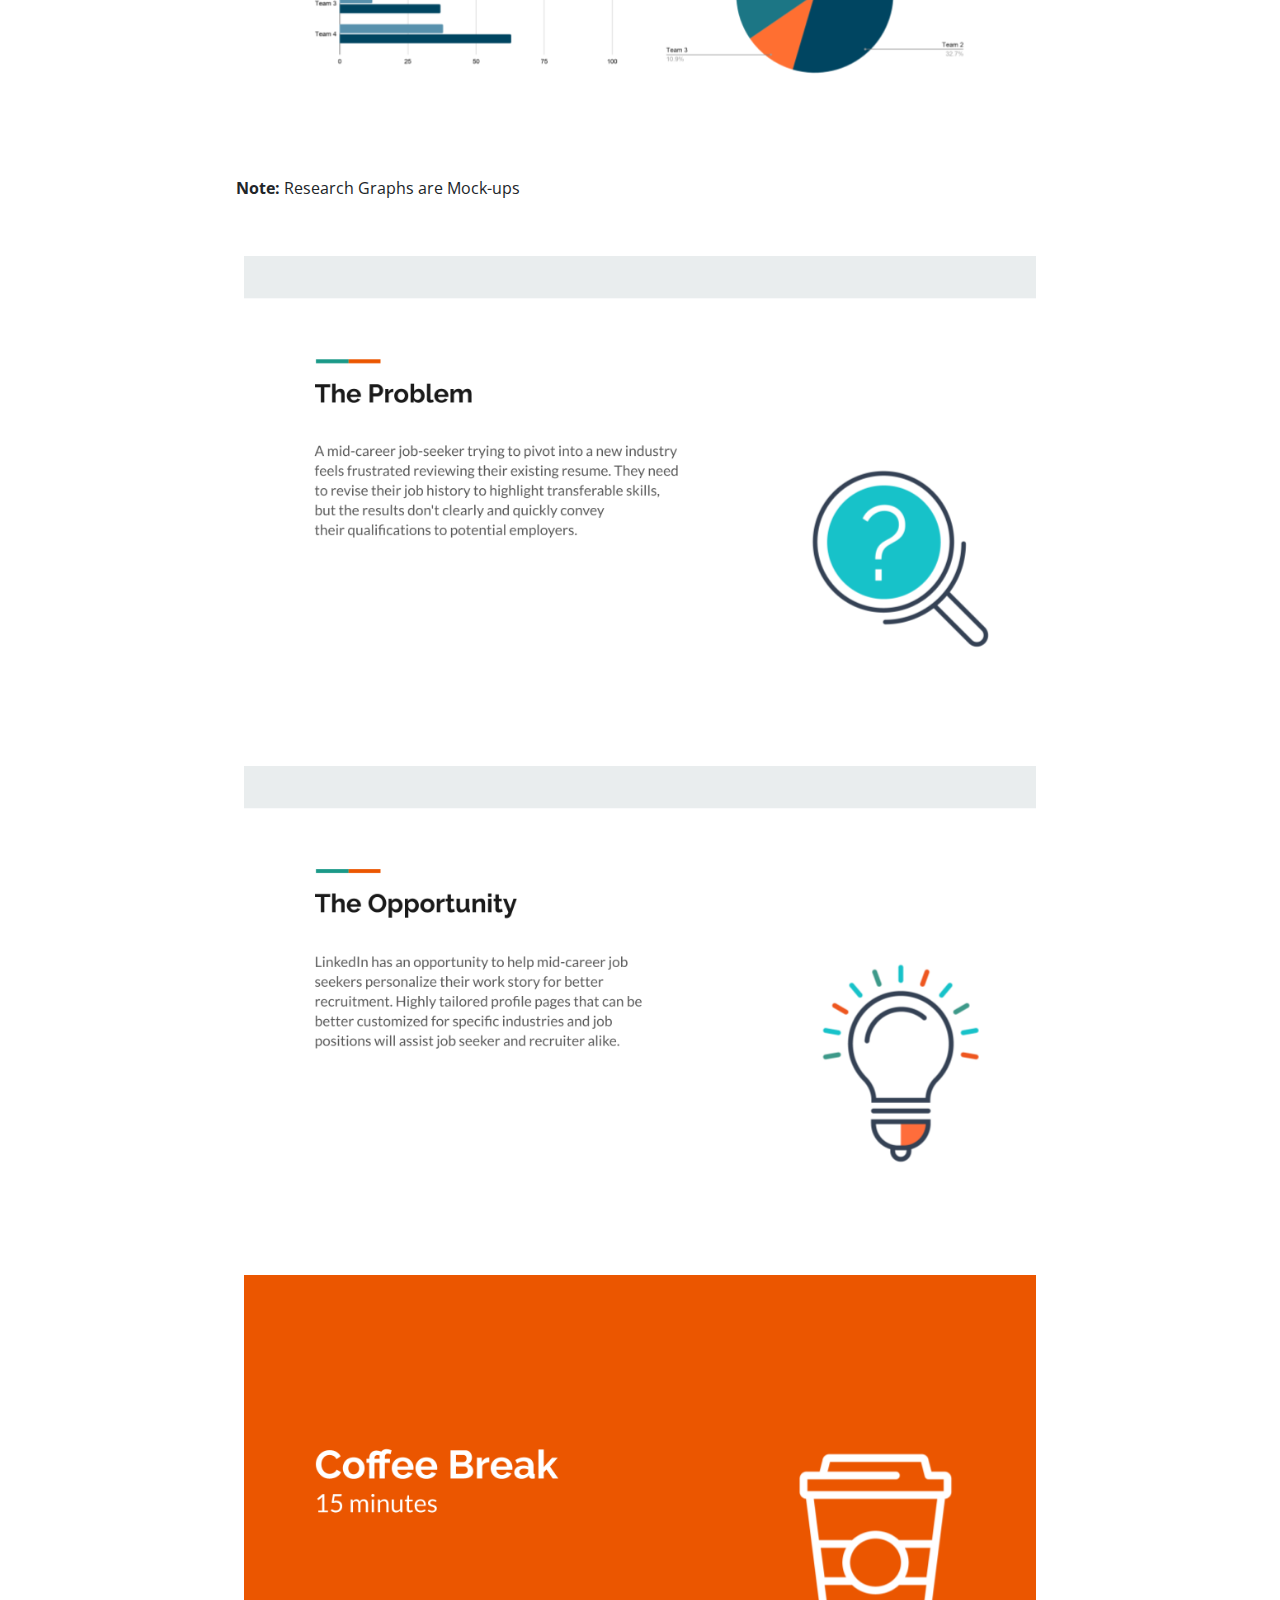
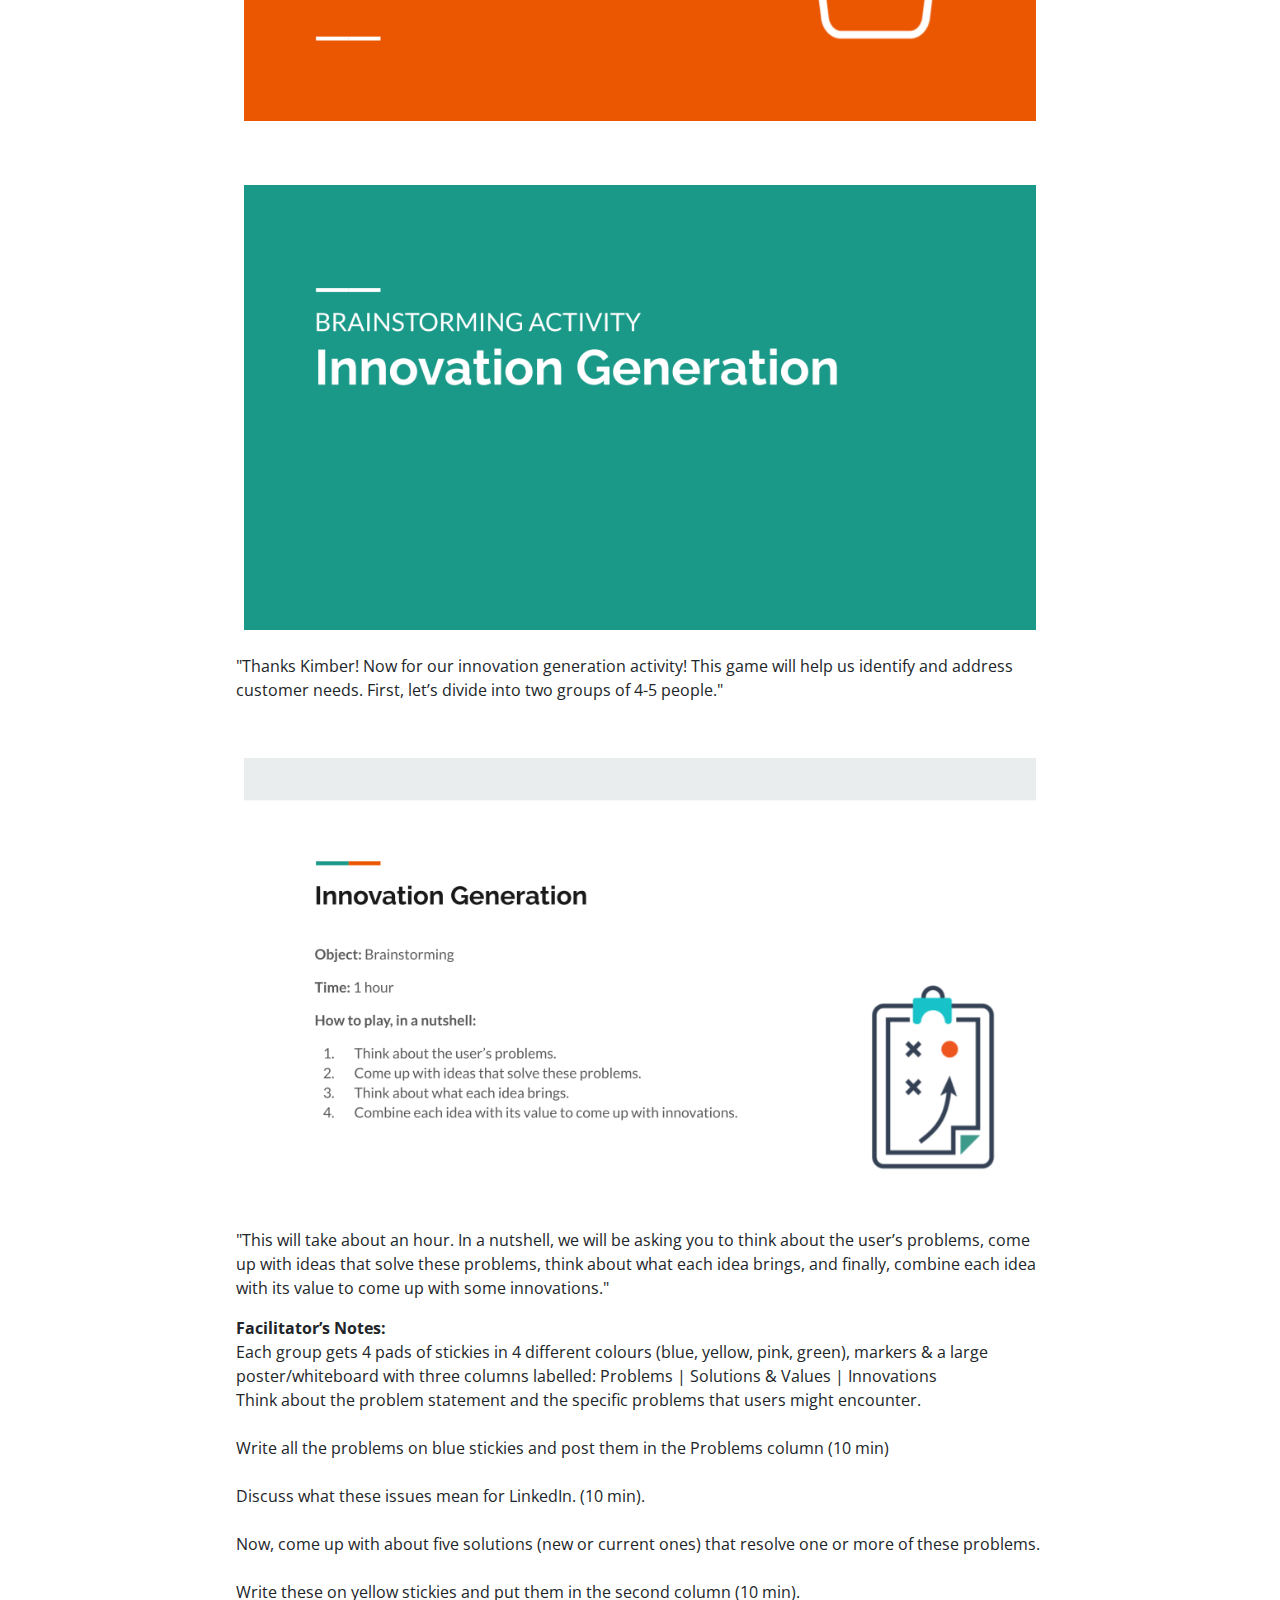
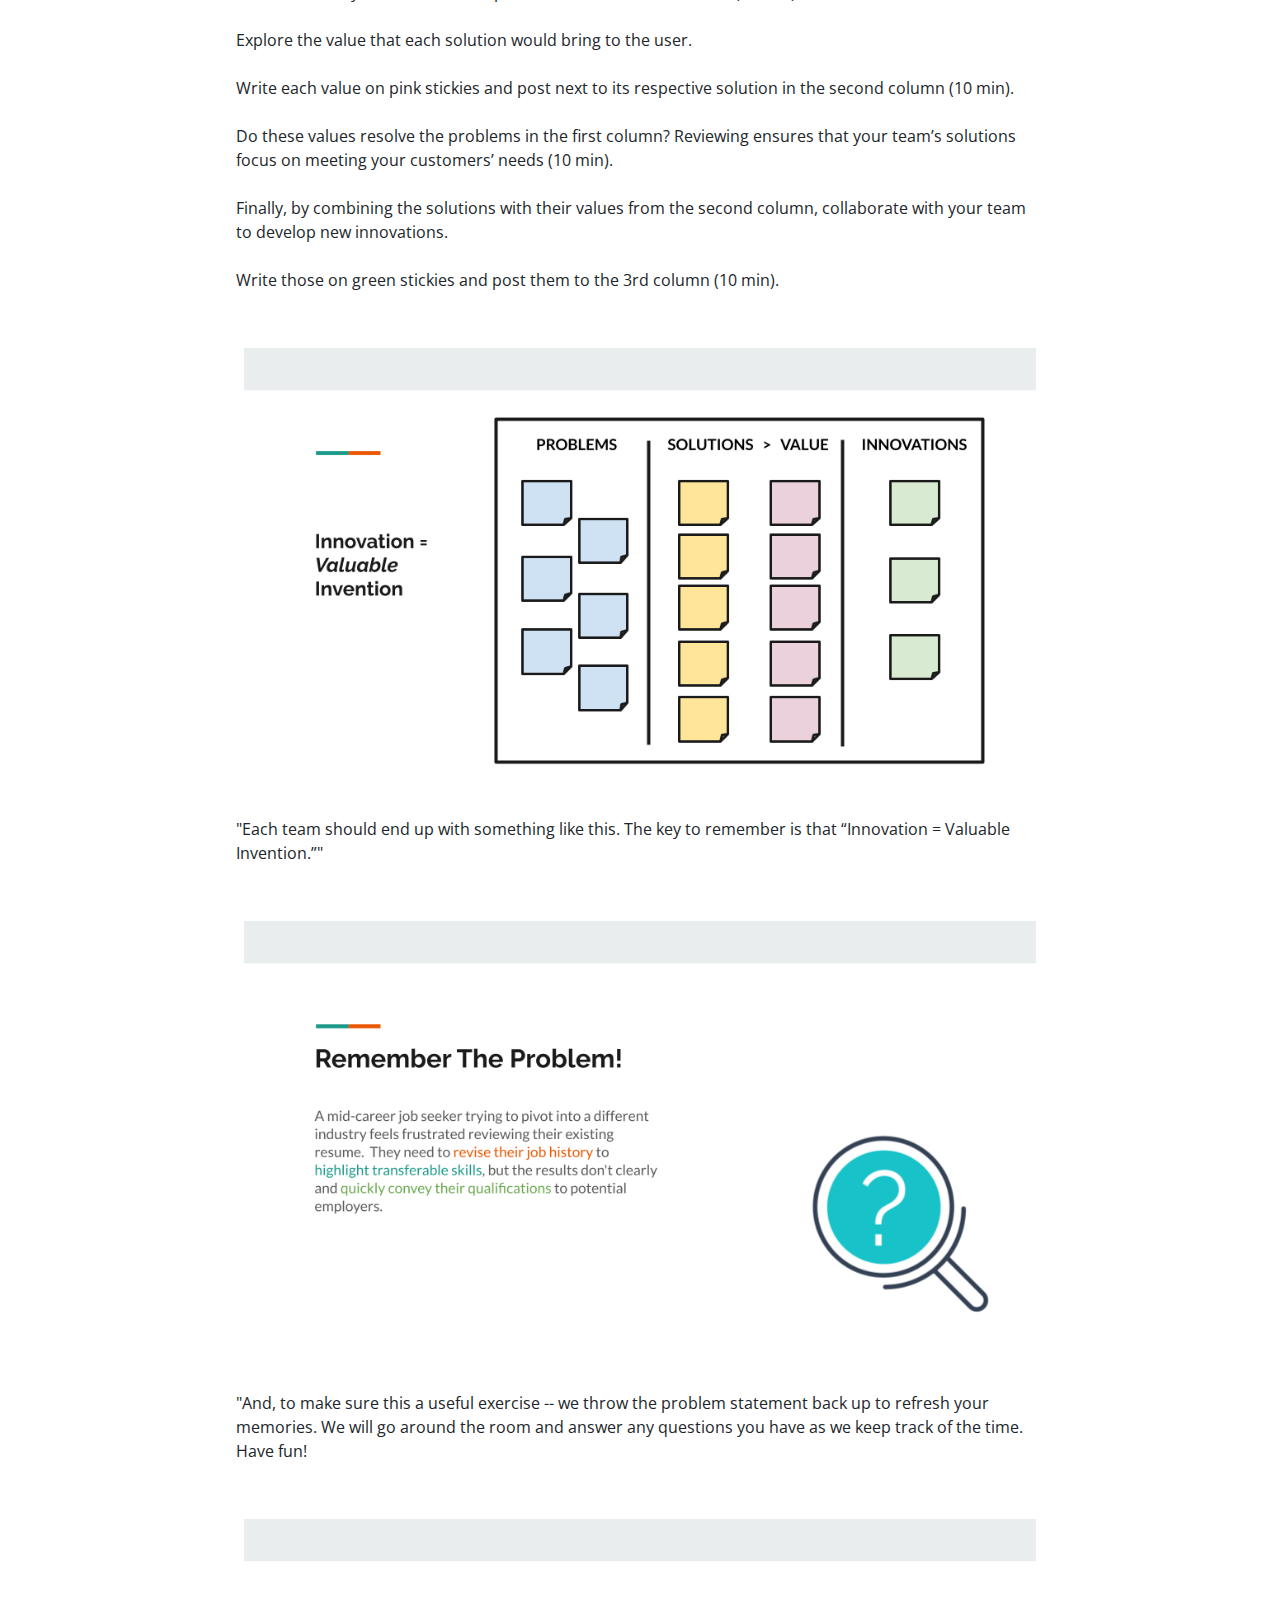
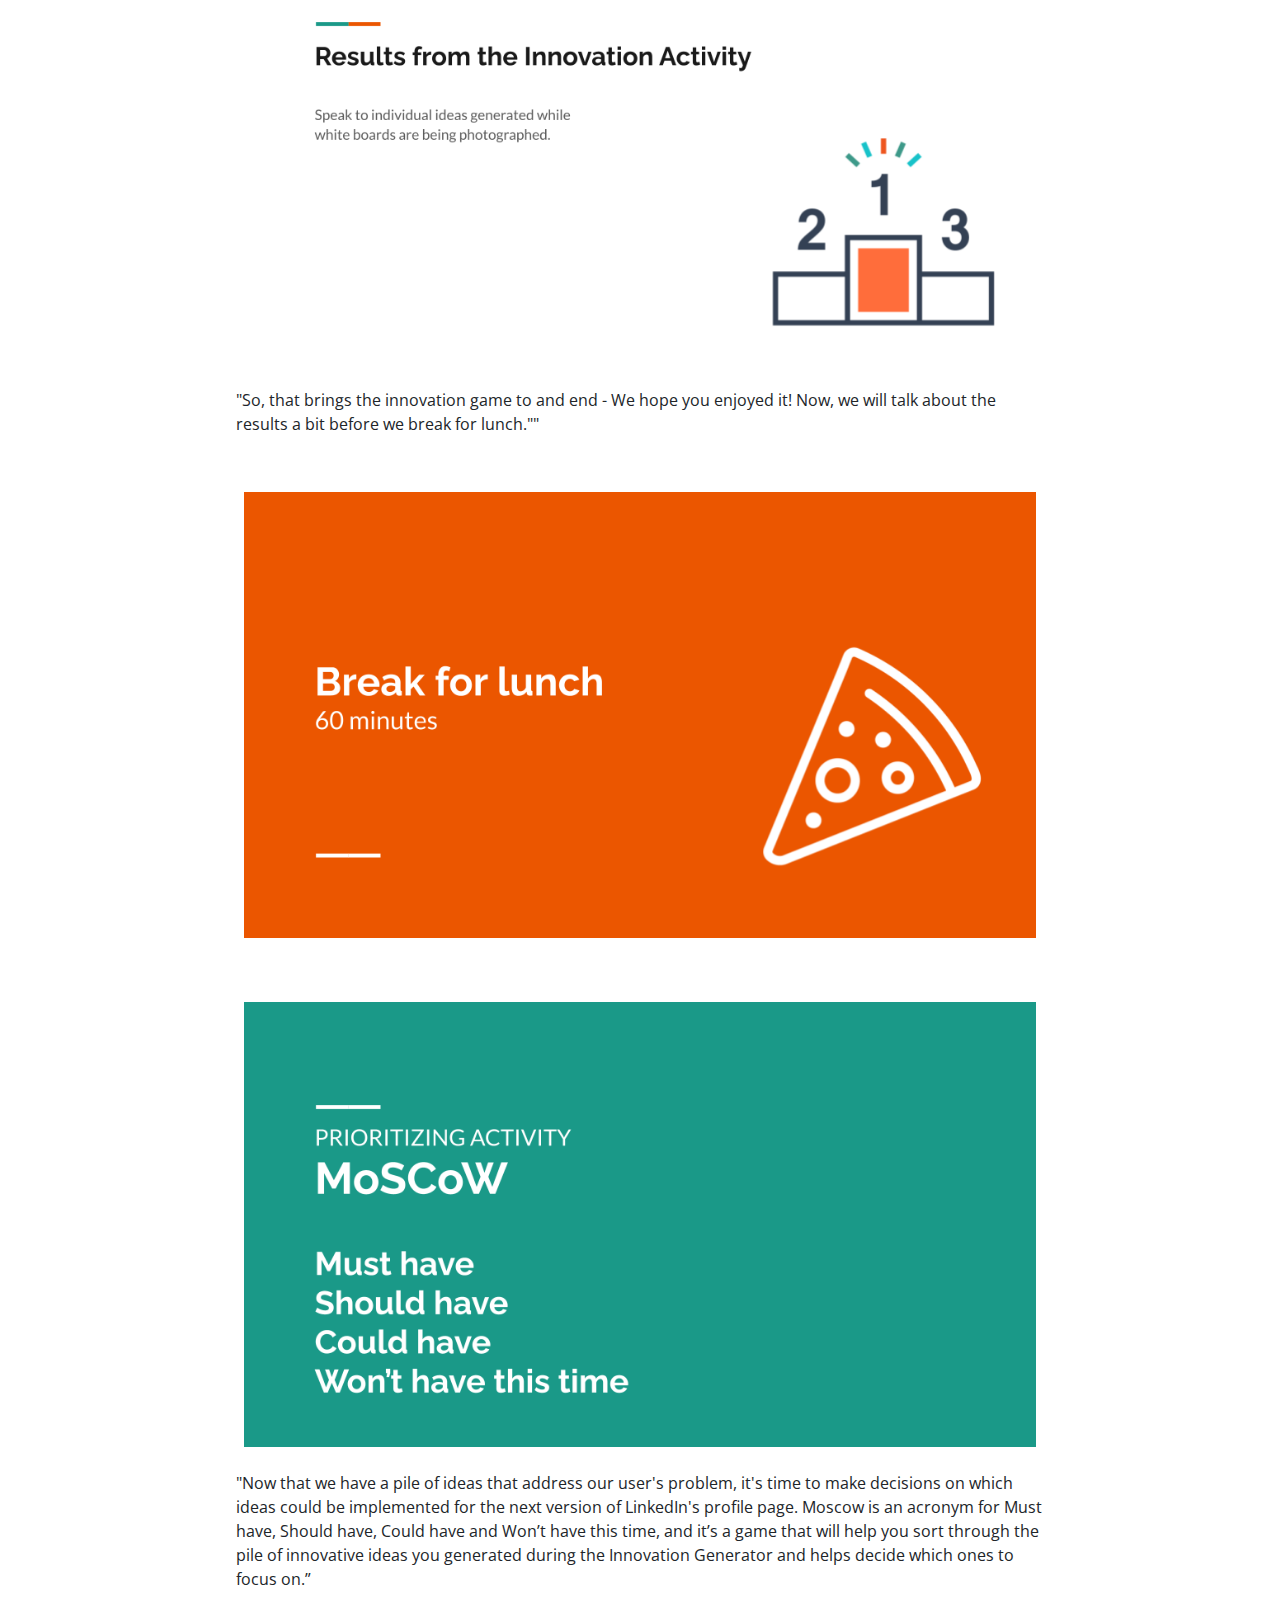
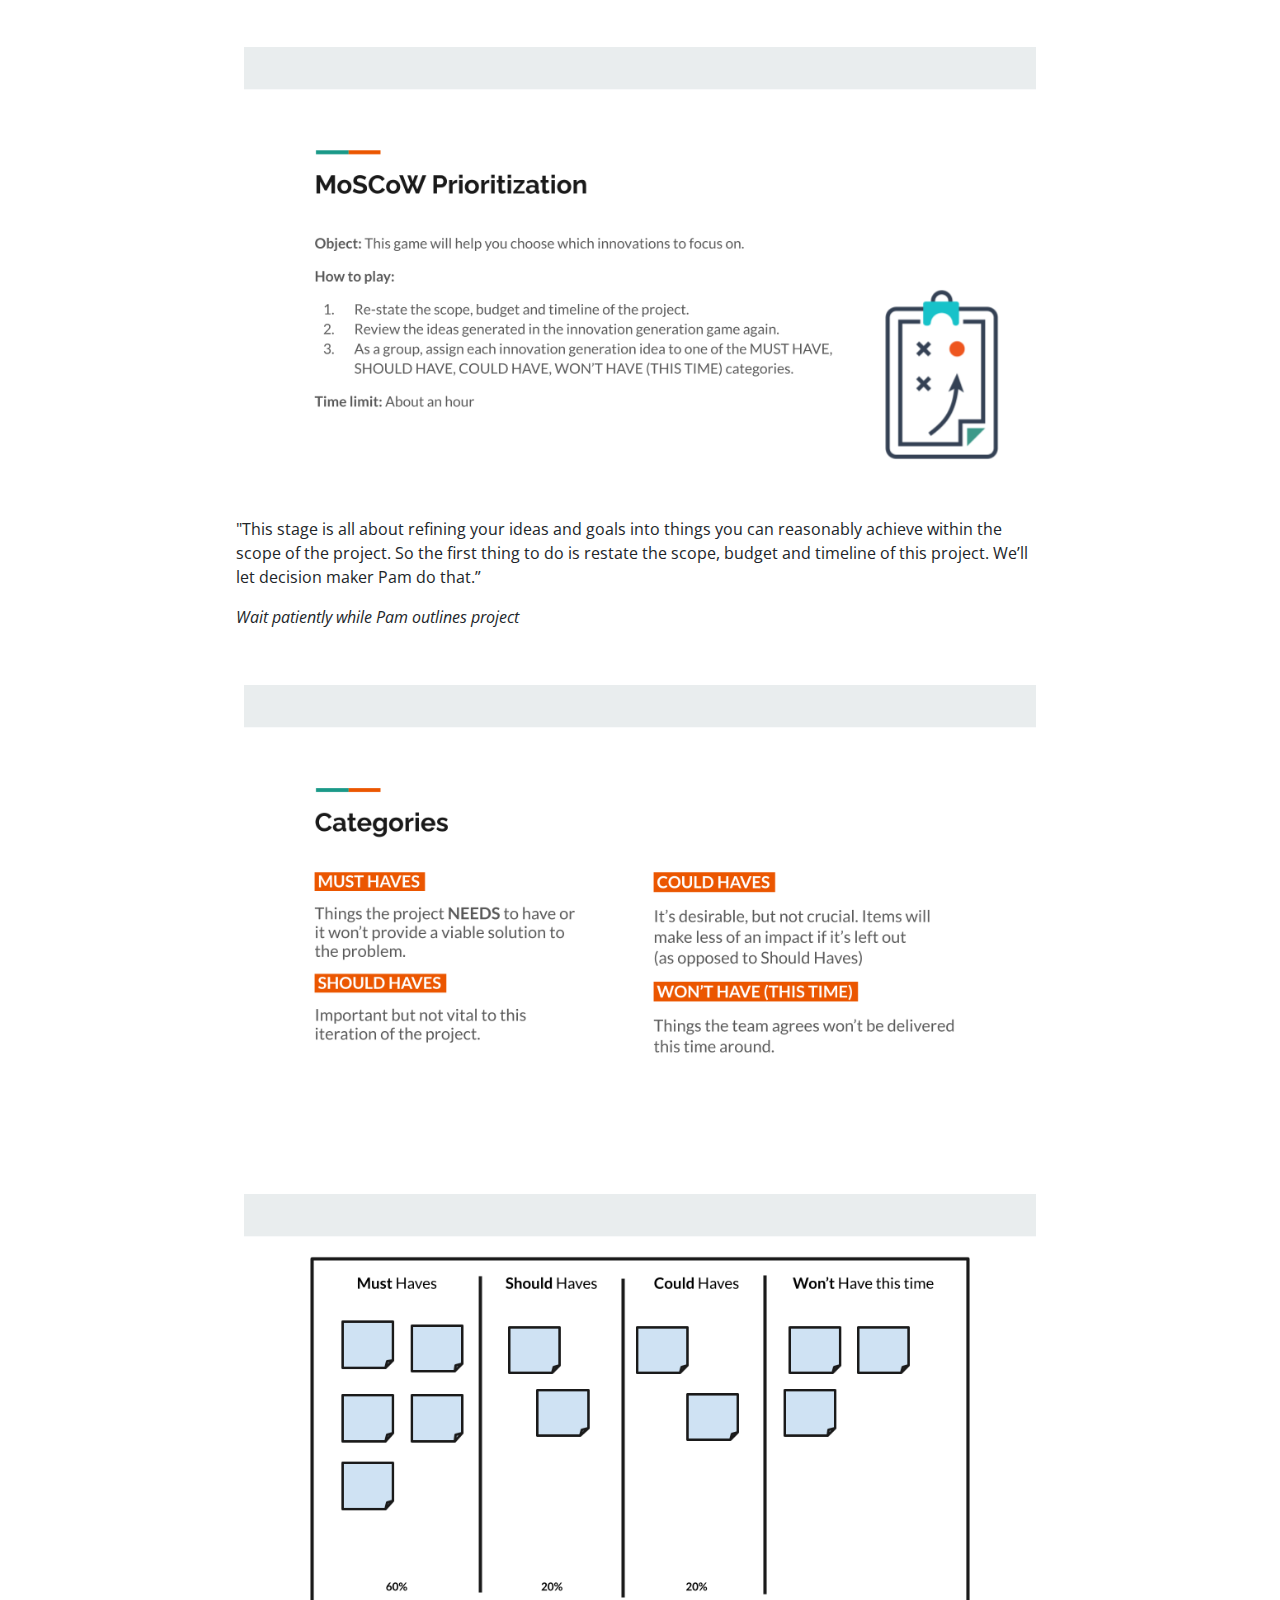
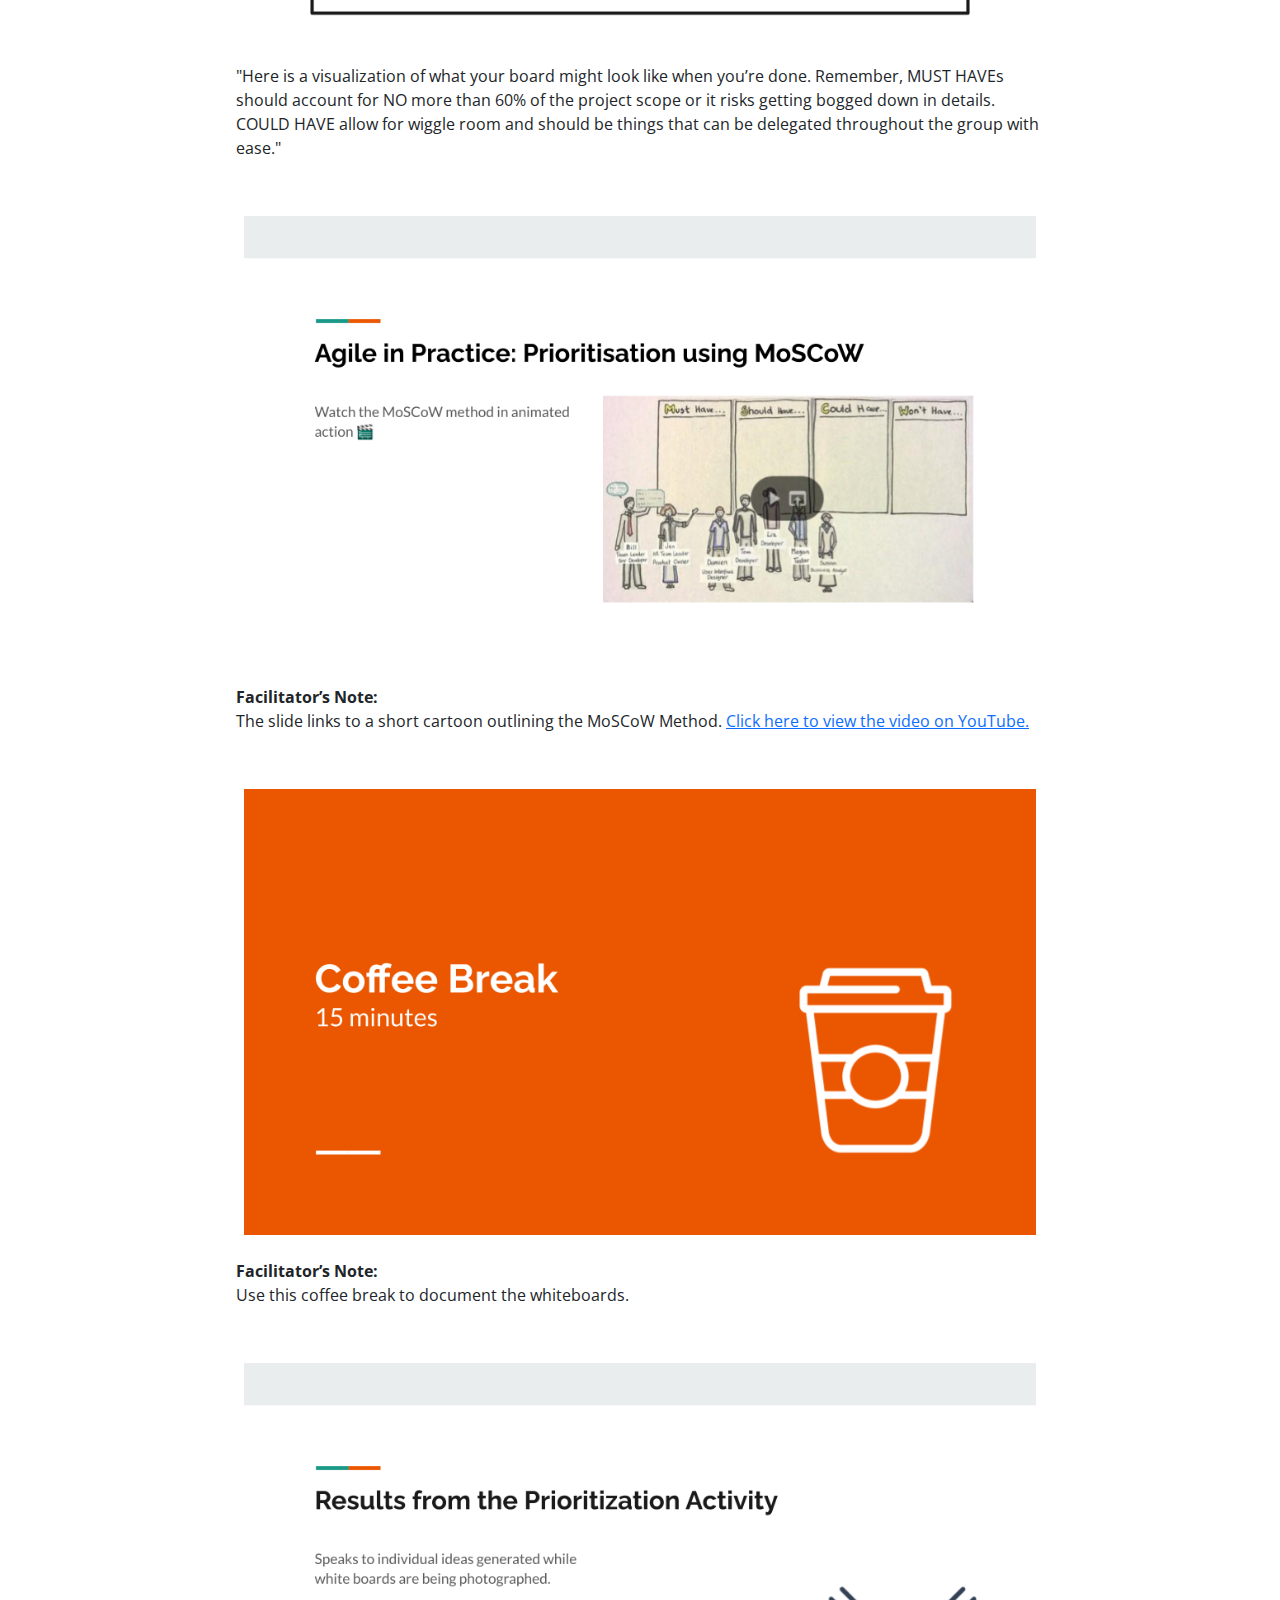
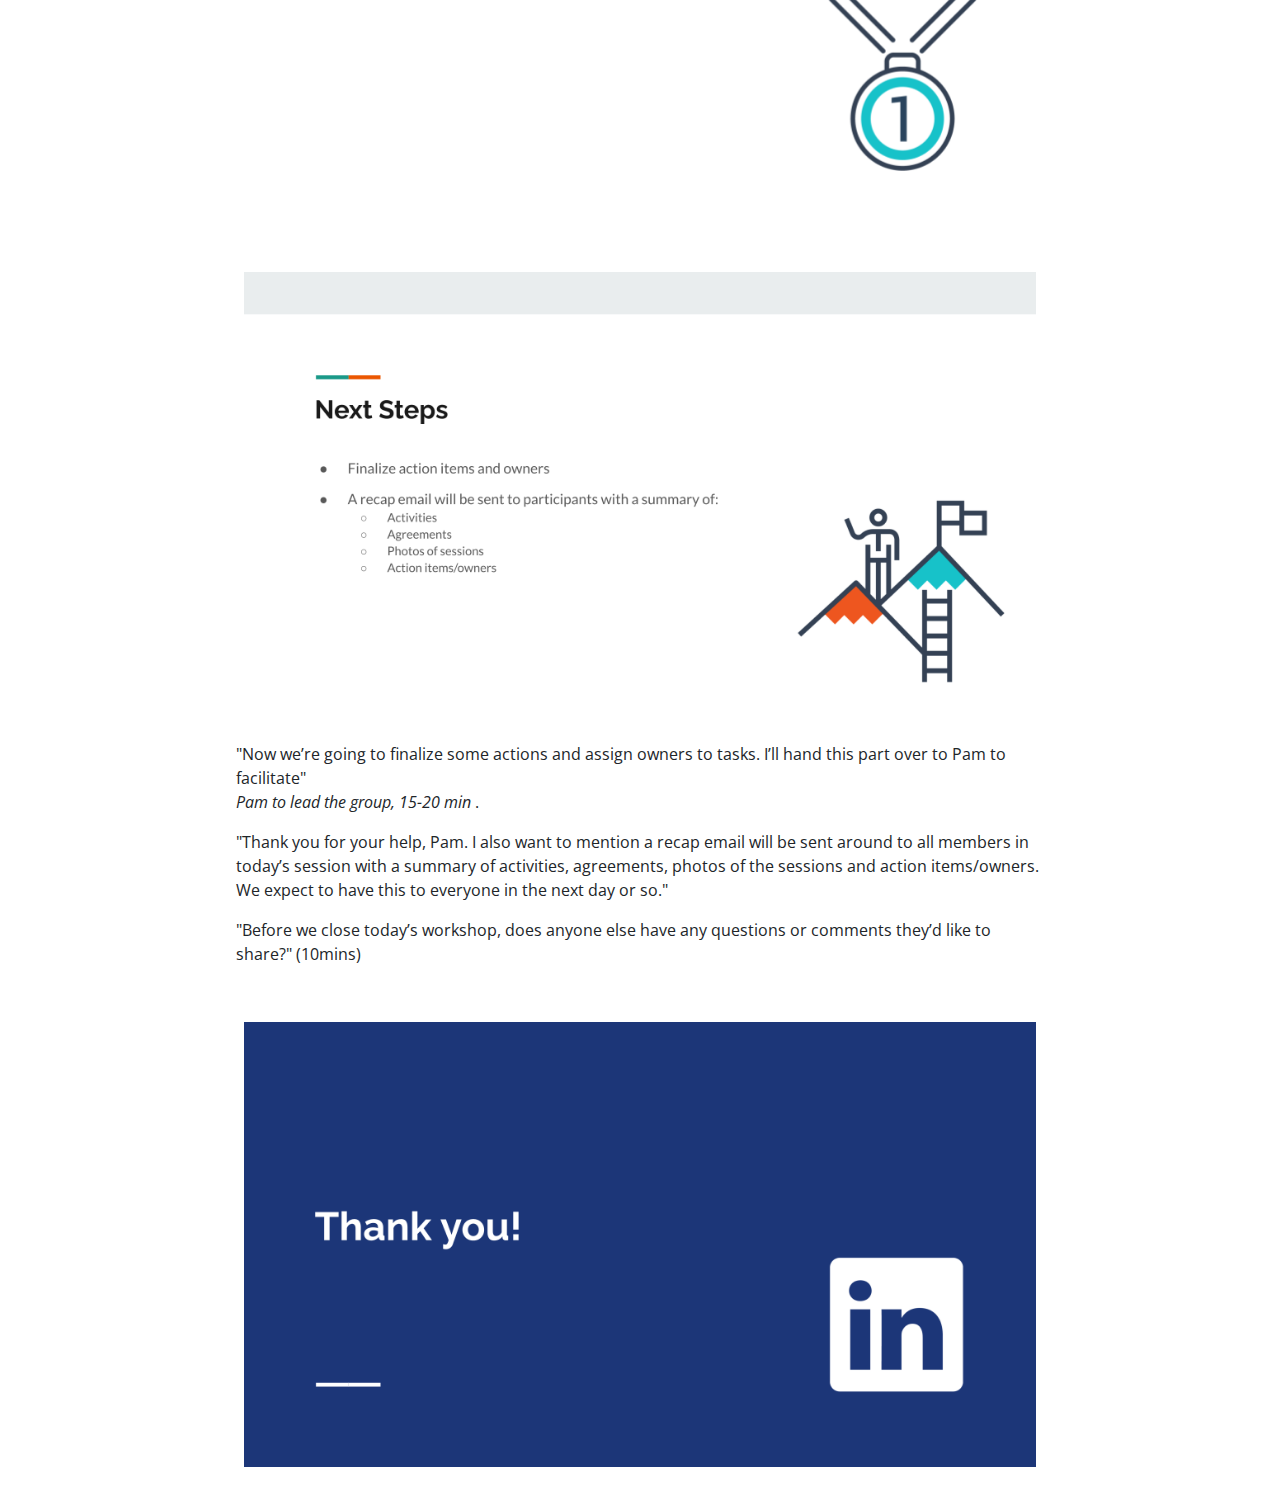
<file: research-workshop.html>
<!DOCTYPE html>
<html lang="en">
  <head>
    <title>UX Design: Brainstorming Workshop</title>
    <meta charset="utf-8" />
    <meta name="viewport" content="width=device-width, initial-scale=1" />

    <link
      href="https://cdn.jsdelivr.net/npm/bootstrap@5.1.2/dist/css/bootstrap.min.css"
      rel="stylesheet"
    />
    <script src="https://cdn.jsdelivr.net/npm/bootstrap@5.1.2/dist/js/bootstrap.bundle.min.js"></script>

    <meta
      name="description"
      content="Brainstorming Workshop Slide Deck &amp; Script"
    />
    <meta name="author" content="Verity Griscti" />

    <link rel="preconnect" href="https://fonts.googleapis.com" />
    <link rel="preconnect" href="https://fonts.gstatic.com" crossorigin />
    <link
      href="https://fonts.googleapis.com/css2?family=Lora:ital,wght@0,400;0,500;1,400;1,500&display=swap"
      rel="stylesheet"
    />
    <link rel="preconnect" href="https://fonts.googleapis.com" />
    <link rel="preconnect" href="https://fonts.gstatic.com" crossorigin />
    <link
      href="https://fonts.googleapis.com/css2?family=Lora:ital,wght@0,400;0,500;1,400;1,500&family=Open+Sans:wght@300;400;600&display=swap"
      rel="stylesheet"
    />

    <link
      rel="stylesheet"
      href="https://cdn.jsdelivr.net/npm/bootstrap-icons@1.5.0/font/bootstrap-icons.css"
    />

    <link
      rel="stylesheet"
      href="https://pro.fontawesome.com/releases/v5.10.0/css/all.css"
      integrity="sha384-AYmEC3Yw5cVb3ZcuHtOA93w35dYTsvhLPVnYs9eStHfGJvOvKxVfELGroGkvsg+p"
      crossorigin="anonymous"
    />

    <link rel="stylesheet" href="/styles.css" />

    <!-- Global site tag (gtag.js) - Google Analytics -->
    <script
      async
      src="https://www.googletagmanager.com/gtag/js?id=G-D1YHQLPENP"
    ></script>
    <script>
      window.dataLayer = window.dataLayer || []
      function gtag() {
        dataLayer.push(arguments)
      }
      gtag('js', new Date())

      gtag('config', 'G-D1YHQLPENP')
    </script>
  </head>

  <body data-bs-spy="scroll" data-bs-target=".nav" data-bs-offset="50">
    <header
      id="native-casestudy-header"
      class="container-fluid p-3 bg-dark text-light"
    >
      <h1 class="fs-3 fst-italic text-center text-md-start">
        Slide Deck: Brainstorming Workshop
      </h1>
    </header>

    <main class="container-fluid">
      <div class="row p-3">
        <div class="col-sm-12 col-md-3 col-xl-2">
          <nav
            id="native-casestudy-nav"
            class="nav flex-column fixed-bottom sticky-md-top p-3 border border-secondary rounded sidebar-bg"
          >
            <button
              type="button"
              class="btn-dark d-md-none btn-lg"
              data-bs-toggle="collapse"
              data-bs-target="#contents"
              aria-label="Menu Button"
            >
              <i class="fas fa-bars"></i>
            </button>
            <!-- Collapsible Button -->
            <div id="contents" class="collapse show">
              <ul class="nav nav-pills native-pills flex-column">
                <li class="nav-item">
                  <a class="nav-link" href="index.html">
                    <i class="fas fa-home p-3"></i>
                    Home
                  </a>
                </li>
                <li class="nav-item p-1">
                  <a class="nav-link" href="#part1">Workshop Intro</a>
                </li>
                <li class="nav-item p-1">
                  <a class="nav-link" href="#part2">Problem/Opportunity</a>
                </li>
                <li class="nav-item p-1">
                  <a class="nav-link" href="#part3">Brainstorming Activity</a>
                </li>
                <li class="nav-item p-1">
                  <a class="nav-link" href="#part4">Prioritization Activity</a>
                </li>
                <li class="nav-item p-1">
                  <a class="nav-link" href="#part5">Wrap Up</a>
                </li>
              </ul>
              <!-- /contents -->
            </div>
          </nav>
        </div>
        <!-- sidebar column -->

        <div class="col-sm-12 col-md-9 col-lg-9 col-xl-8">
          <p>
            This project was part of my York University’s School of Continuing
            Studies
            <a
              rel="noreferrer noopener"
              href="https://continue.yorku.ca/certificates/ux-design/"
              target="_blank"
            >
              UX Design Certificate
            </a>
            . Completed for the Research Class, I worked with
            <a
              target="_blank"
              href="https://www.linkedin.com/in/kimber-grenier-b9230062/"
            >
              Kimberly Grenier
            </a>
            and
            <a
              target="_blank"
              href="https://www.linkedin.com/in/sarah-graham-3324b99/"
            >
              Sarah Graham
            </a>
            to create a slide deck and script for an all day brainstorming
            workshop for LinkedIn Employees.
          </p>

          <div id="part1">
            <figure class="p-2 d-block mt-5">
              <img
                class="img-fluid"
                src="main-assets/images/workshop/UXDesignWorkshop-title.png"
                alt="Workshop Title Page"
              />
            </figure>

            <figure class="p-2 d-block mt-5">
              <img
                class="img-fluid"
                src="main-assets/images/workshop/UXDesignWorkshop(1).png"
                alt="Workshop Intro Page"
              />
            </figure>

            <div id="intro-speech" class="p-5 mt-3">
              <p>
                "Good morning team. Before we begin, I’d like to thank everyone
                here for their time and participation in today’s workshop.
              </p>

              <p>
                For those of you in the room that don’t know me, my name is
                Kimber, and I’m one of the researchers here at LinkedIn. Helping
                me facilitate today are my colleagues Sarah and Verity. They
                will be here to assist with our activities and the flow of the
                workshop as well as help answer questions during our activity
                portions.
              </p>

              <p>
                Our main goal today is to help take our problem statement –
                which we will cover in the next few slides – and come up with
                ways to create work opportunities to help improve our LinkedIn
                members’ experience with their profile pages.
              </p>

              <p>
                We will quickly share with you some of our research gained so
                far, and review our research plan. This will help acquaint
                everyone with where we are in the process so far and give
                everyone a good starting point to springboard from.
              </p>

              <p>
                Before I speak about the agenda of today’s workshop, does anyone
                have any questions so far?"
              </p>
            </div>

            <figure class="p-2 d-block mt-5">
              <img
                class="img-fluid"
                src="main-assets/images/workshop/UXDesignWorkshop(2).png"
                alt="Workshop Agenda Page"
              />
            </figure>

            <figure class="p-2 d-block mt-5">
              <img
                class="img-fluid"
                src="main-assets/images/workshop/UXDesignWorkshop(3).png"
                alt="Workshop Rules Page"
              />
            </figure>

            <div id="workshop-rules" class="p-5 mt-3">
              <p>
                "Before starting, we’re going to cover some of the workshop
                rules.
              </p>

              <p>
                Please be aware today’s session isn’t about finding the “right”
                approach, but rather for us to come together as a team and
                openly brainstorm ideas. We want everyone to feel included,
                validated, and heard so we ask to give space to the person
                sharing an idea. When they’re finished, we will move on to the
                next person to share their idea.
              </p>

              <p>
                Since we have a lot to cover, we will be keeping track of time
                as we know everyone’s time is valuable.
              </p>

              <p>
                Today, we’ll be enlisting the help of Pam who is the project
                manager and will help move us forward in our decision-making as
                well as manage any conflicts that may arise.
              </p>

              <p>
                Overall, we ask that there’s no interruptions, no negativity and
                would kindly ask if everyone could put their phones on silent
                for the duration of the workshop. You will be given
                opportunities during our scheduled breaks and lunch to check
                messages, emails, etc."
              </p>
            </div>

            <figure class="p-2 d-block mt-5">
              <img
                class="img-fluid"
                src="main-assets/images/workshop/UXDesignWorkshop(4).png"
                alt="Workshop Warm Up Page"
              />
            </figure>

            <figure class="p-2 d-block mt-5">
              <img
                class="img-fluid"
                src="main-assets/images/workshop/UXDesignWorkshop.jpg"
                alt="Workshop 100 Uses Page"
              />
            </figure>

            <p>
              <b>Facilitator’s Notes:</b>
              <br />
              Divide participants out into equal-sized groups. Have participants
              pick a random object (i.e. a paperclip), and challenge each group
              to come up with 100 uses for the object (obviously doesn’t have to
              be 100 but the more you can think of, the better!). In each group,
              each participant will take turns in a circle coming up with new
              ideas.
            </p>

            <p>
              <b>Be sure to state</b>
              that each group has a volunteer note-taker to capture how many
              ideas their group comes up with. Time the challenge for 4 minutes.
              When time is up, have each group share how many ideas they
              generated. The group with the most ideas wins!
            </p>

            <figure class="p-2 d-block mt-5">
              <img
                class="img-fluid"
                src="main-assets/images/workshop/UXDesignWorkshop(5).png"
                alt="Workshop Research Summary Page"
              />
            </figure>

            <p>
              <b>Note:</b>
              Research Graphs are Mock-ups
            </p>
          </div>

          <div id="part2">
            <figure class="p-2 d-block mt-5">
              <img
                class="img-fluid"
                src="main-assets/images/workshop/UXDesignWorkshop(6).png"
                alt="Workshop Problem Statement Page"
              />
            </figure>

            <figure class="p-2 d-block mt-5">
              <img
                class="img-fluid"
                src="main-assets/images/workshop/UXDesignWorkshop(7).png"
                alt="Workshop Opportunity Statement Page"
              />
            </figure>

            <figure class="p-2 d-block mt-5">
              <img
                class="img-fluid"
                src="main-assets/images/workshop/UXDesignWorkshop(8).png"
                alt="Workshop Coffee Break Page"
              />
            </figure>

            <div></div>

            <div id="part3">
              <figure class="p-2 d-block mt-5">
                <img
                  class="img-fluid"
                  src="main-assets/images/workshop/UXDesignWorkshop(9).png"
                  alt="Workshop Activity 1 Title Page"
                />
              </figure>
              <p>
                "Thanks Kimber! Now for our innovation generation activity! This
                game will help us identify and address customer needs. First,
                let’s divide into two groups of 4-5 people."
              </p>

              <figure class="p-2 d-block mt-5">
                <img
                  class="img-fluid"
                  src="main-assets/images/workshop/UXDesignWorkshop(10).png"
                  alt="Workshop Activity 1 Synopsis Page"
                />
              </figure>
              <p>
                "This will take about an hour. In a nutshell, we will be asking
                you to think about the user’s problems, come up with ideas that
                solve these problems, think about what each idea brings, and
                finally, combine each idea with its value to come up with some
                innovations."
              </p>
              <p>
                <b>Facilitator’s Notes:</b>
                <br />
                Each group gets 4 pads of stickies in 4 different colours (blue,
                yellow, pink, green), markers & a large poster/whiteboard with
                three columns labelled: Problems | Solutions & Values |
                Innovations
                <br />
                Think about the problem statement and the specific problems that
                users might encounter.
                <br />
                <br />
                Write all the problems on blue stickies and post them in the
                Problems column (10 min)
                <br />
                <br />
                Discuss what these issues mean for LinkedIn. (10 min).
                <br />
                <br />
                Now, come up with about five solutions (new or current ones)
                that resolve one or more of these problems.
                <br />
                <br />
                Write these on yellow stickies and put them in the second column
                (10 min).
                <br />
                <br />
                Explore the value that each solution would bring to the user.
                <br />
                <br />
                Write each value on pink stickies and post next to its
                respective solution in the second column (10 min).
                <br />
                <br />
                Do these values resolve the problems in the first column?
                Reviewing ensures that your team’s solutions focus on meeting
                your customers’ needs (10 min).
                <br />
                <br />
                Finally, by combining the solutions with their values from the
                second column, collaborate with your team to develop new
                innovations.
                <br />
                <br />
                Write those on green stickies and post them to the 3rd column
                (10 min).
              </p>

              <figure class="p-2 d-block mt-5">
                <img
                  class="img-fluid"
                  src="main-assets/images/workshop/UXDesignWorkshop(11).png"
                  alt="Workshop Activity 1 Illustration Page"
                />
              </figure>
              <p>
                "Each team should end up with something like this. The key to
                remember is that “Innovation = Valuable Invention.”"
              </p>

              <figure class="p-2 d-block mt-5">
                <img
                  class="img-fluid"
                  src="main-assets/images/workshop/UXDesignWorkshop(12).png"
                  alt="Workshop Restate the Problem Statement Page"
                />
              </figure>
              <p>
                "And, to make sure this a useful exercise -- we throw the
                problem statement back up to refresh your memories. We will go
                around the room and answer any questions you have as we keep
                track of the time. Have fun!
              </p>

              <figure class="p-2 d-block mt-5">
                <img
                  class="img-fluid"
                  src="main-assets/images/workshop/UXDesignWorkshop(13).png"
                  alt="Workshop Activity 1 Summary Page"
                />
              </figure>

              <p>
                "So, that brings the innovation game to and end - We hope you
                enjoyed it! Now, we will talk about the results a bit before we
                break for lunch.""
              </p>

              <figure class="p-2 d-block mt-5">
                <img
                  class="img-fluid"
                  src="main-assets/images/workshop/UXDesignWorkshop(14).png"
                  alt="Workshop Lunch Brea kPage"
                />
              </figure>

              <div id="part4">
                <figure class="p-2 d-block mt-5">
                  <img
                    class="img-fluid"
                    src="main-assets/images/workshop/UXDesignWorkshop(15).png"
                    alt="Workshop MoSCoW Title Page"
                  />
                </figure>

                <p>
                  "Now that we have a pile of ideas that address our user's
                  problem, it's time to make decisions on which ideas could be
                  implemented for the next version of LinkedIn's profile page.
                  Moscow is an acronym for Must have, Should have, Could have
                  and Won’t have this time, and it’s a game that will help you
                  sort through the pile of innovative ideas you generated during
                  the Innovation Generator and helps decide which ones to focus
                  on.”
                </p>

                <figure class="p-2 d-block mt-5">
                  <img
                    class="img-fluid"
                    src="main-assets/images/workshop/UXDesignWorkshop(16).png"
                    alt="Workshop MoSCoW Intro Page"
                  />
                </figure>

                <p>
                  "This stage is all about refining your ideas and goals into
                  things you can reasonably achieve within the scope of the
                  project. So the first thing to do is restate the scope, budget
                  and timeline of this project. We’ll let decision maker Pam do
                  that.”
                </p>
                <p><i>Wait patiently while Pam outlines project</i></p>
                <figure class="p-2 d-block mt-5">
                  <img
                    class="img-fluid"
                    src="main-assets/images/workshop/UXDesignWorkshop(17).png"
                    alt="Workshop MoSCoW Categories Page"
                  />
                </figure>

                <figure class="p-2 d-block mt-5">
                  <img
                    class="img-fluid"
                    src="main-assets/images/workshop/UXDesignWorkshop(18).png"
                    alt="Workshop MoSCoW Whiteboard Illustration Page"
                  />
                </figure>
                <p>
                  "Here is a visualization of what your board might look like
                  when you’re done. Remember, MUST HAVEs should account for NO
                  more than 60% of the project scope or it risks getting bogged
                  down in details. COULD HAVE allow for wiggle room and should
                  be things that can be delegated throughout the group with
                  ease."
                </p>

                <figure class="p-2 d-block mt-5">
                  <img
                    class="img-fluid"
                    src="main-assets/images/workshop/UXDesignWorkshop(19).png"
                    alt="Workshop Video Page"
                  />
                </figure>

                <p>
                  <b>Facilitator’s Note:</b>
                  <br />
                  The slide links to a short cartoon outlining the MoSCoW
                  Method.
                  <a
                    target="_blank"
                    href="https://www.youtube.com/watch?v=QfZo9cxnQgY"
                  >
                    Click here to view the video on YouTube.
                  </a>
                </p>

                <figure class="p-2 d-block mt-5">
                  <img
                    class="img-fluid"
                    src="main-assets/images/workshop/UXDesignWorkshop(20).png"
                    alt="Workshop Coffee Break Page"
                  />
                </figure>

                <p>
                  <b>Facilitator’s Note:</b>
                  <br />
                  Use this coffee break to document the whiteboards.
                </p>
              </div>

              <div id="part5">
                <figure class="p-2 d-block mt-5">
                  <img
                    class="img-fluid"
                    src="main-assets/images/workshop/UXDesignWorkshop(21).png"
                    alt="Workshop Results Page"
                  />
                </figure>

                <figure class="p-2 d-block mt-5">
                  <img
                    class="img-fluid"
                    src="main-assets/images/workshop/UXDesignWorkshop(22).png"
                    alt="Workshop Next Steps Page"
                  />
                </figure>

                <p>
                  "Now we’re going to finalize some actions and assign owners to
                  tasks. I’ll hand this part over to Pam to facilitate"
                  <br />
                  <i>Pam to lead the group, 15-20 min</i>
                  .
                </p>

                <p>
                  "Thank you for your help, Pam. I also want to mention a recap
                  email will be sent around to all members in today’s session
                  with a summary of activities, agreements, photos of the
                  sessions and action items/owners. We expect to have this to
                  everyone in the next day or so."
                </p>

                <p>
                  "Before we close today’s workshop, does anyone else have any
                  questions or comments they’d like to share?" (10mins)
                </p>

                <figure class="p-2 d-block mt-5">
                  <img
                    class="img-fluid"
                    src="main-assets/images/workshop/UXDesignWorkshop(23).png"
                    alt="Workshop Thank You Page"
                  />
                </figure>
              </div>
            </div>
          </div>
          <!--- /content column-->
        </div>
        <!--- /row -->
      </div>
    </main>
  </body>
</html>
</file>
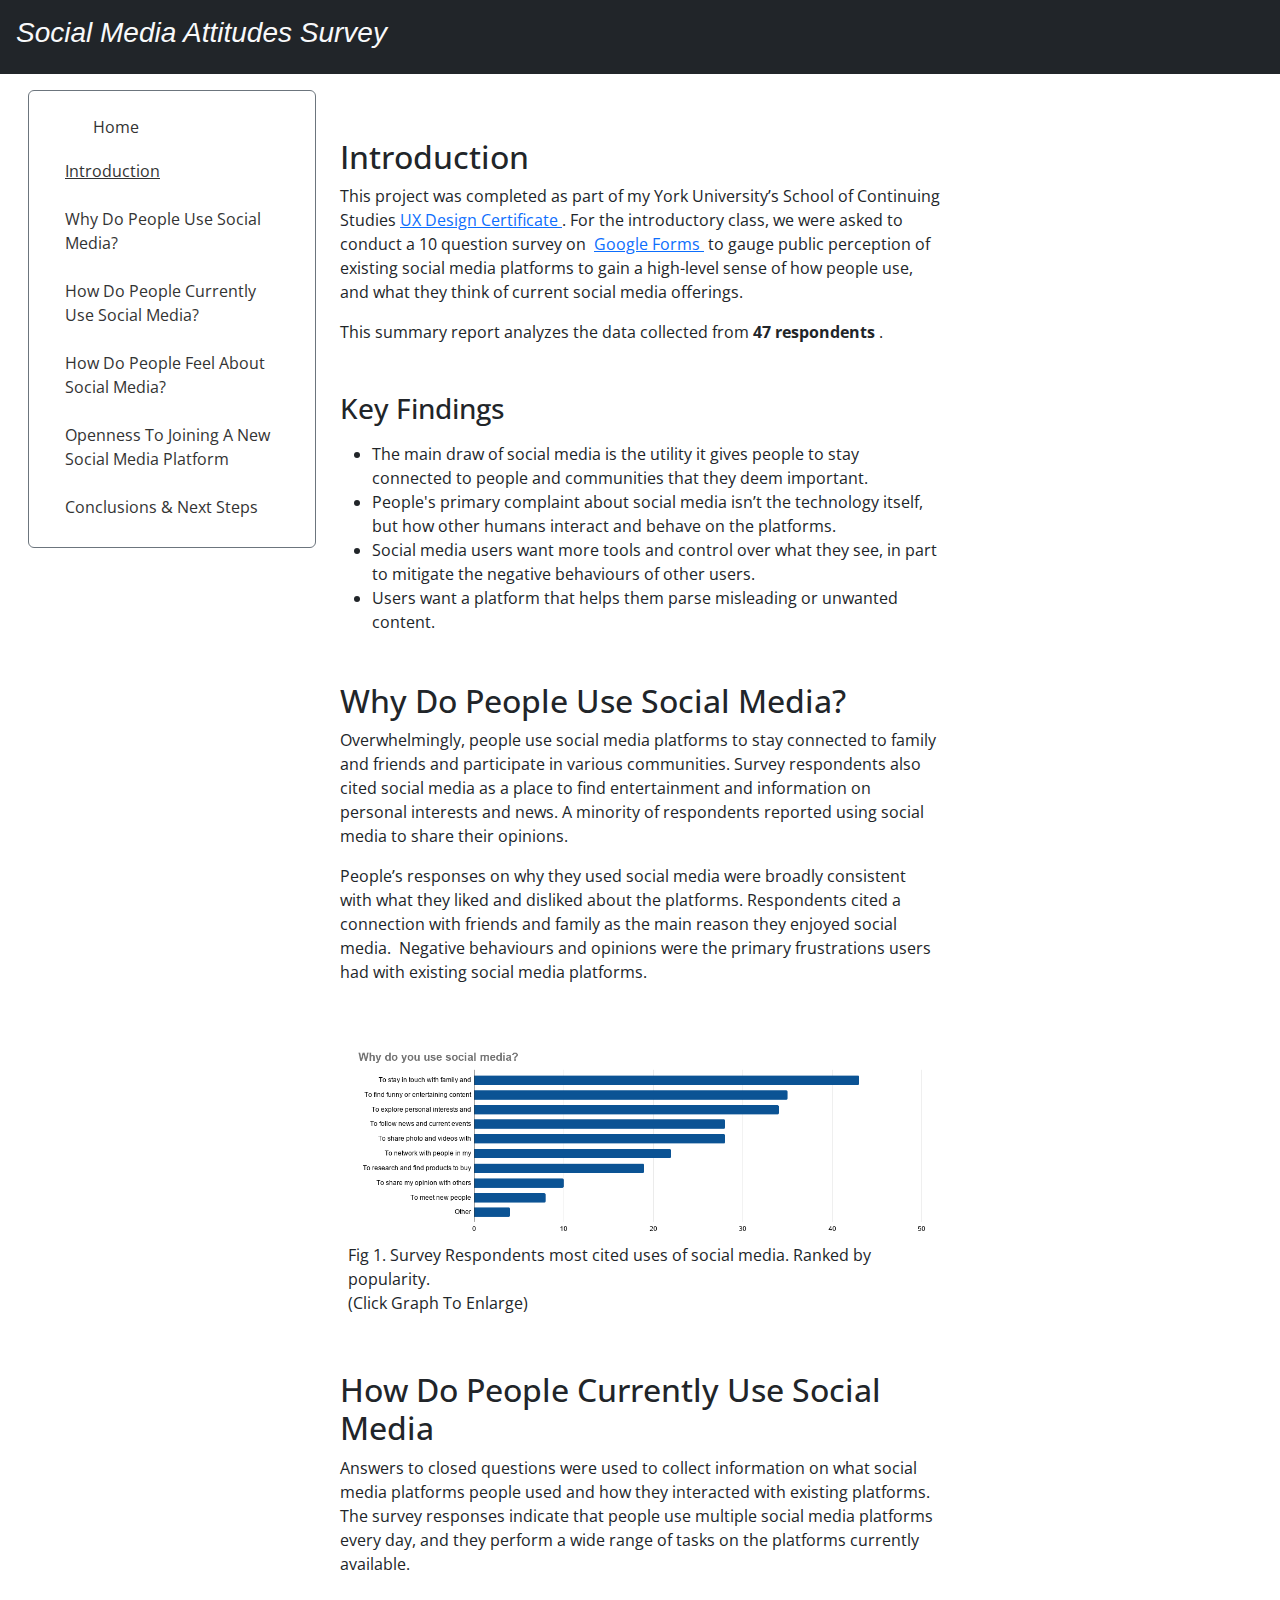
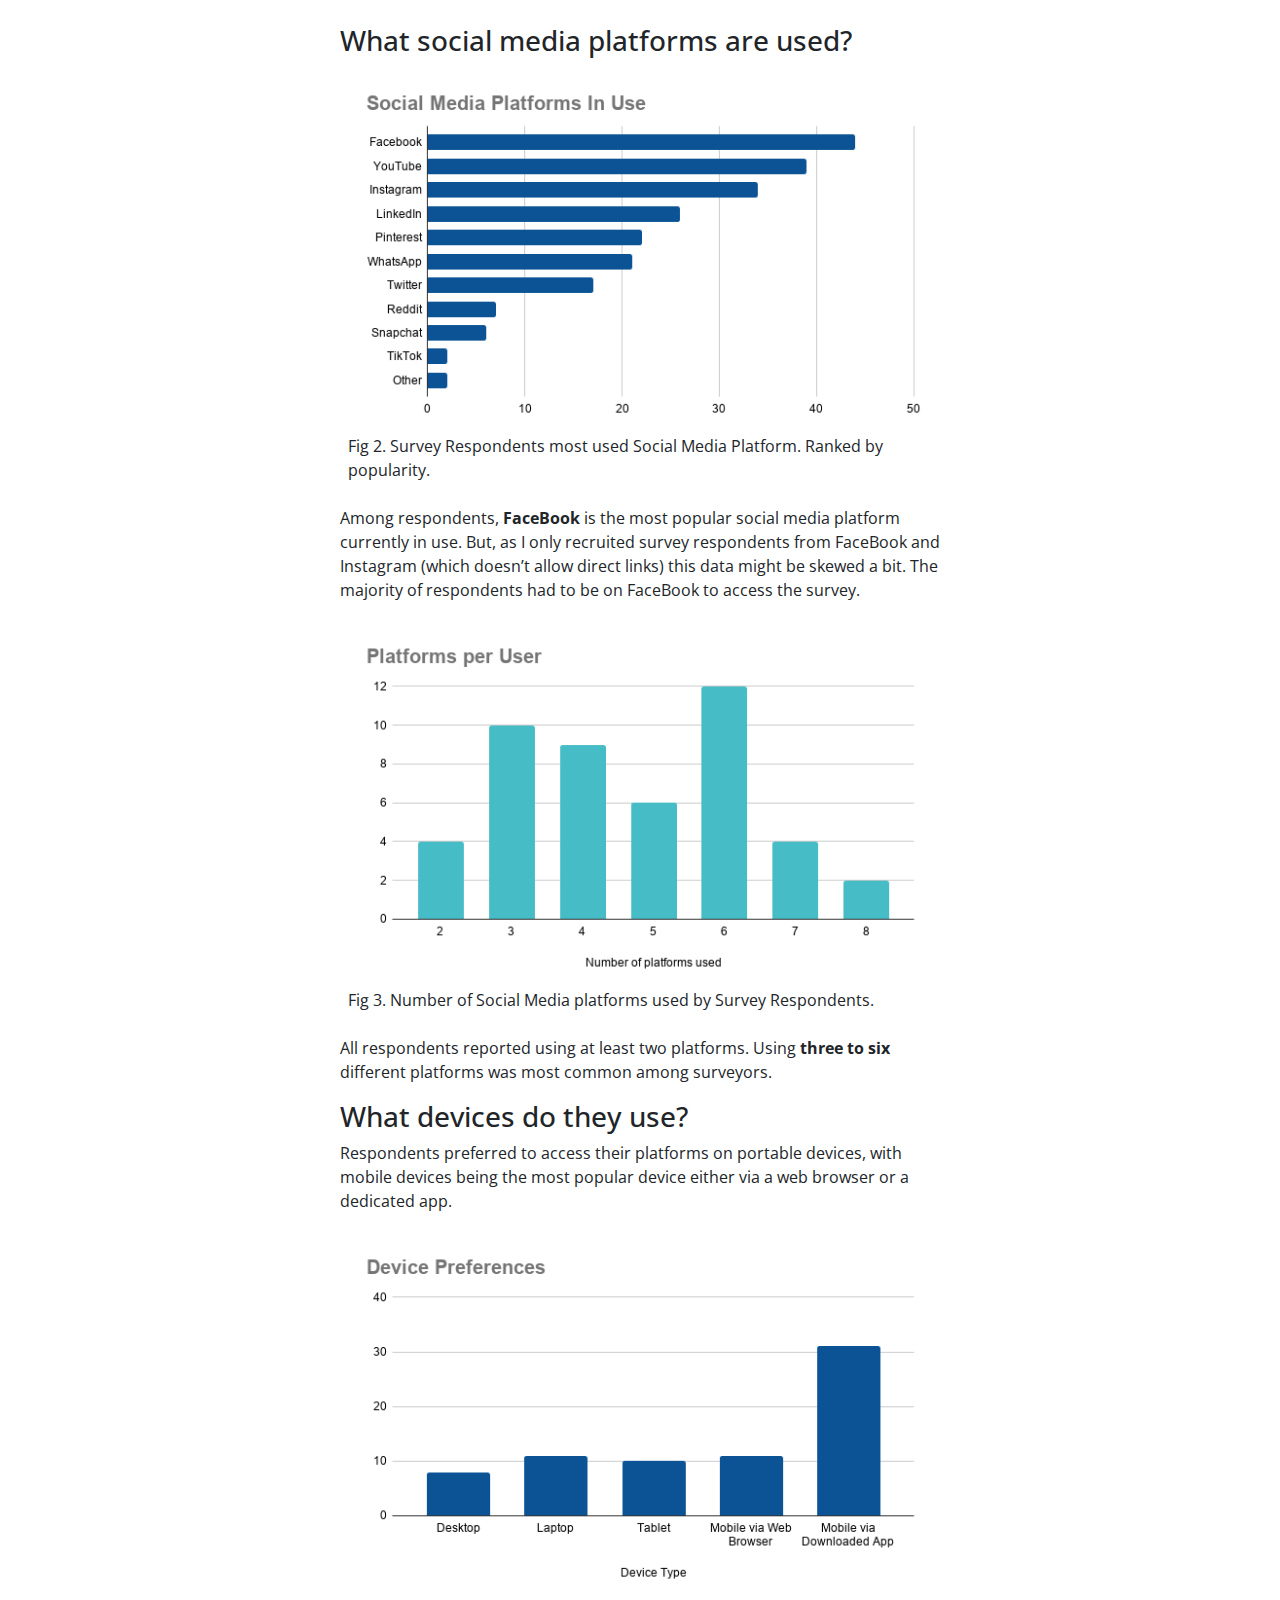
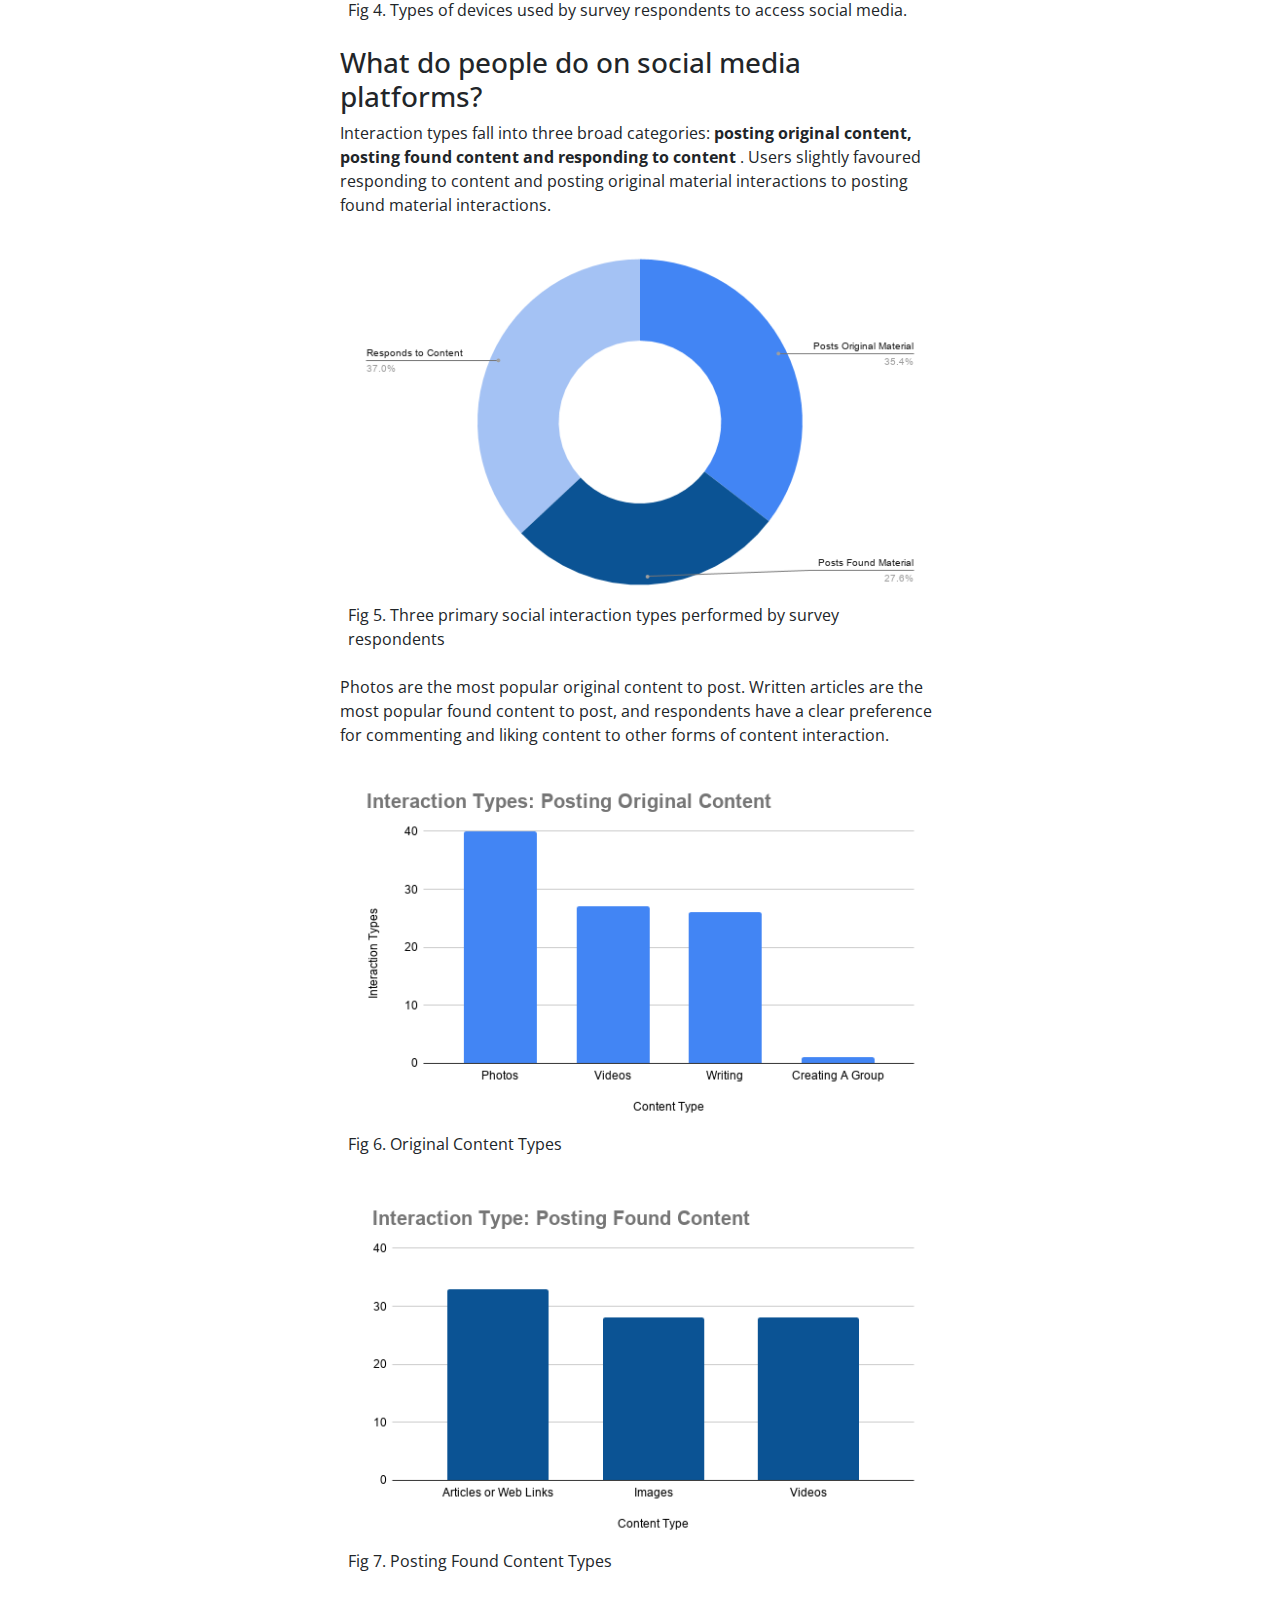
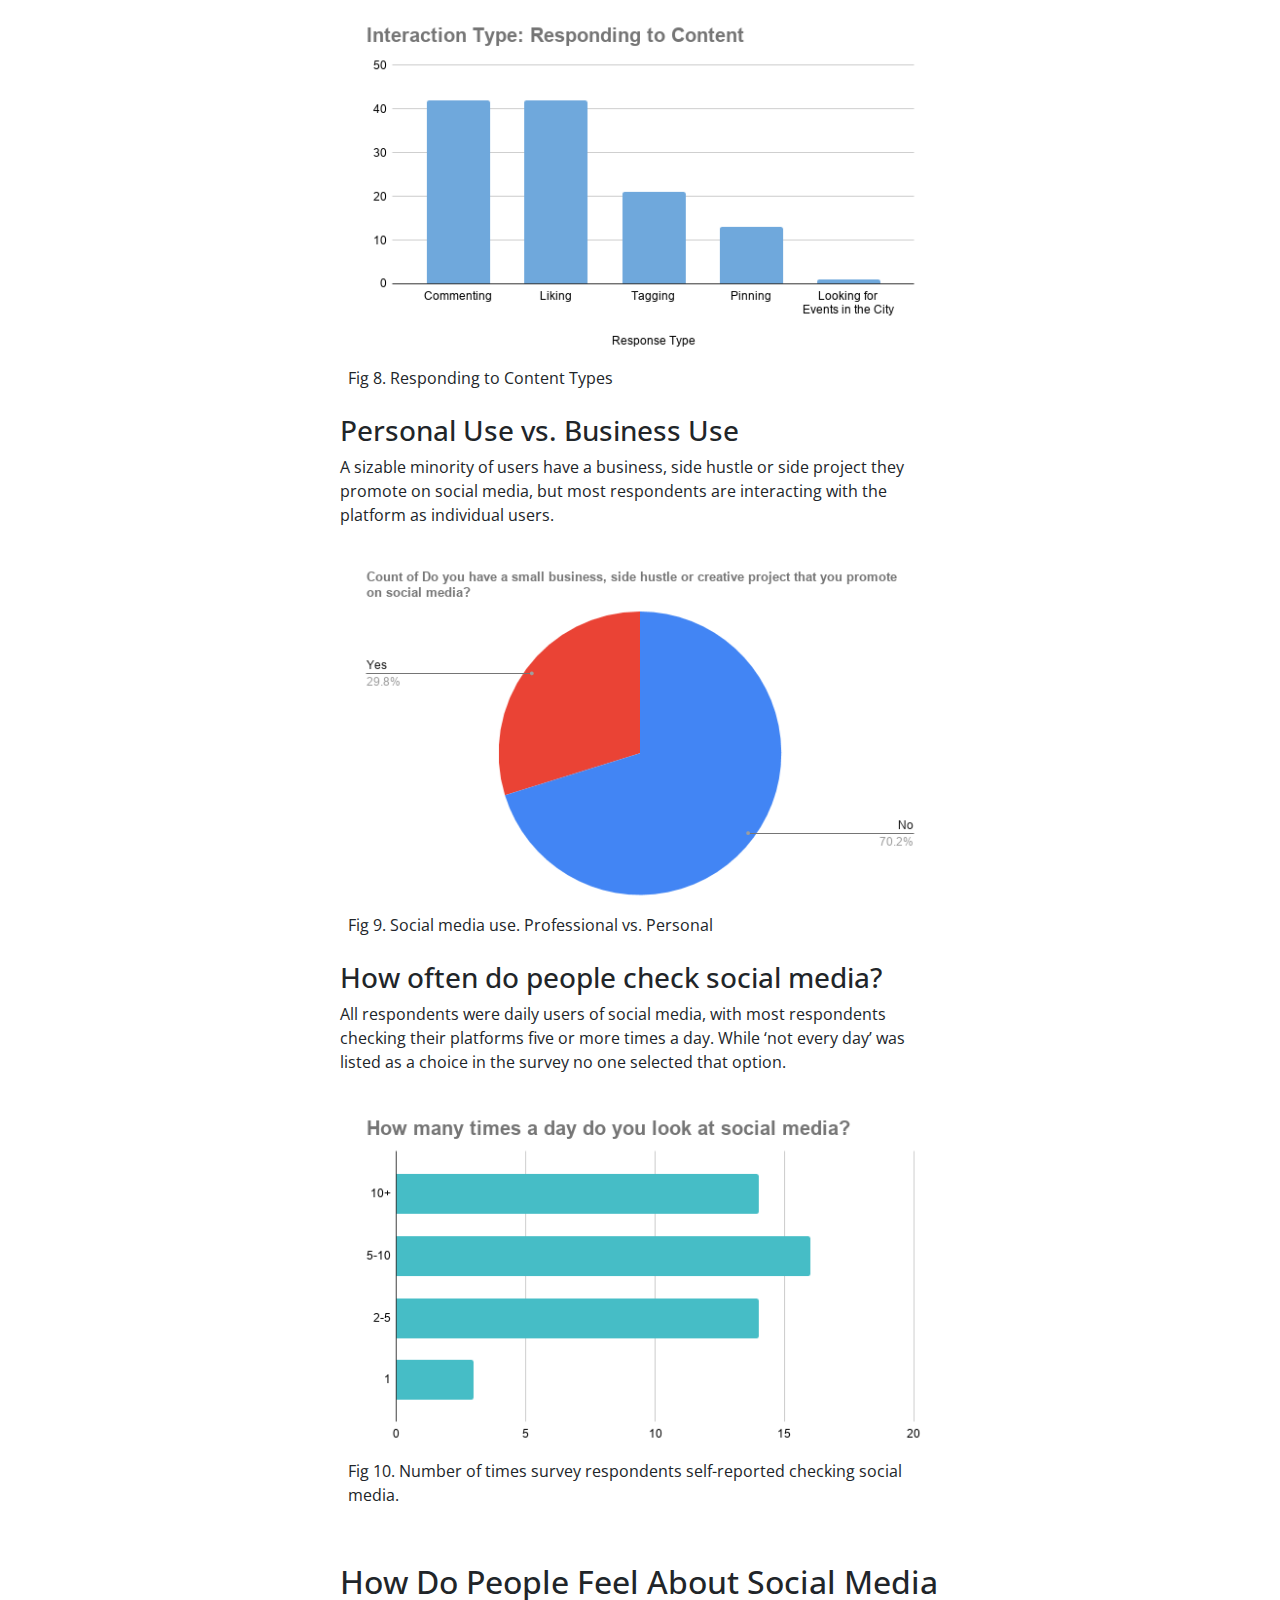
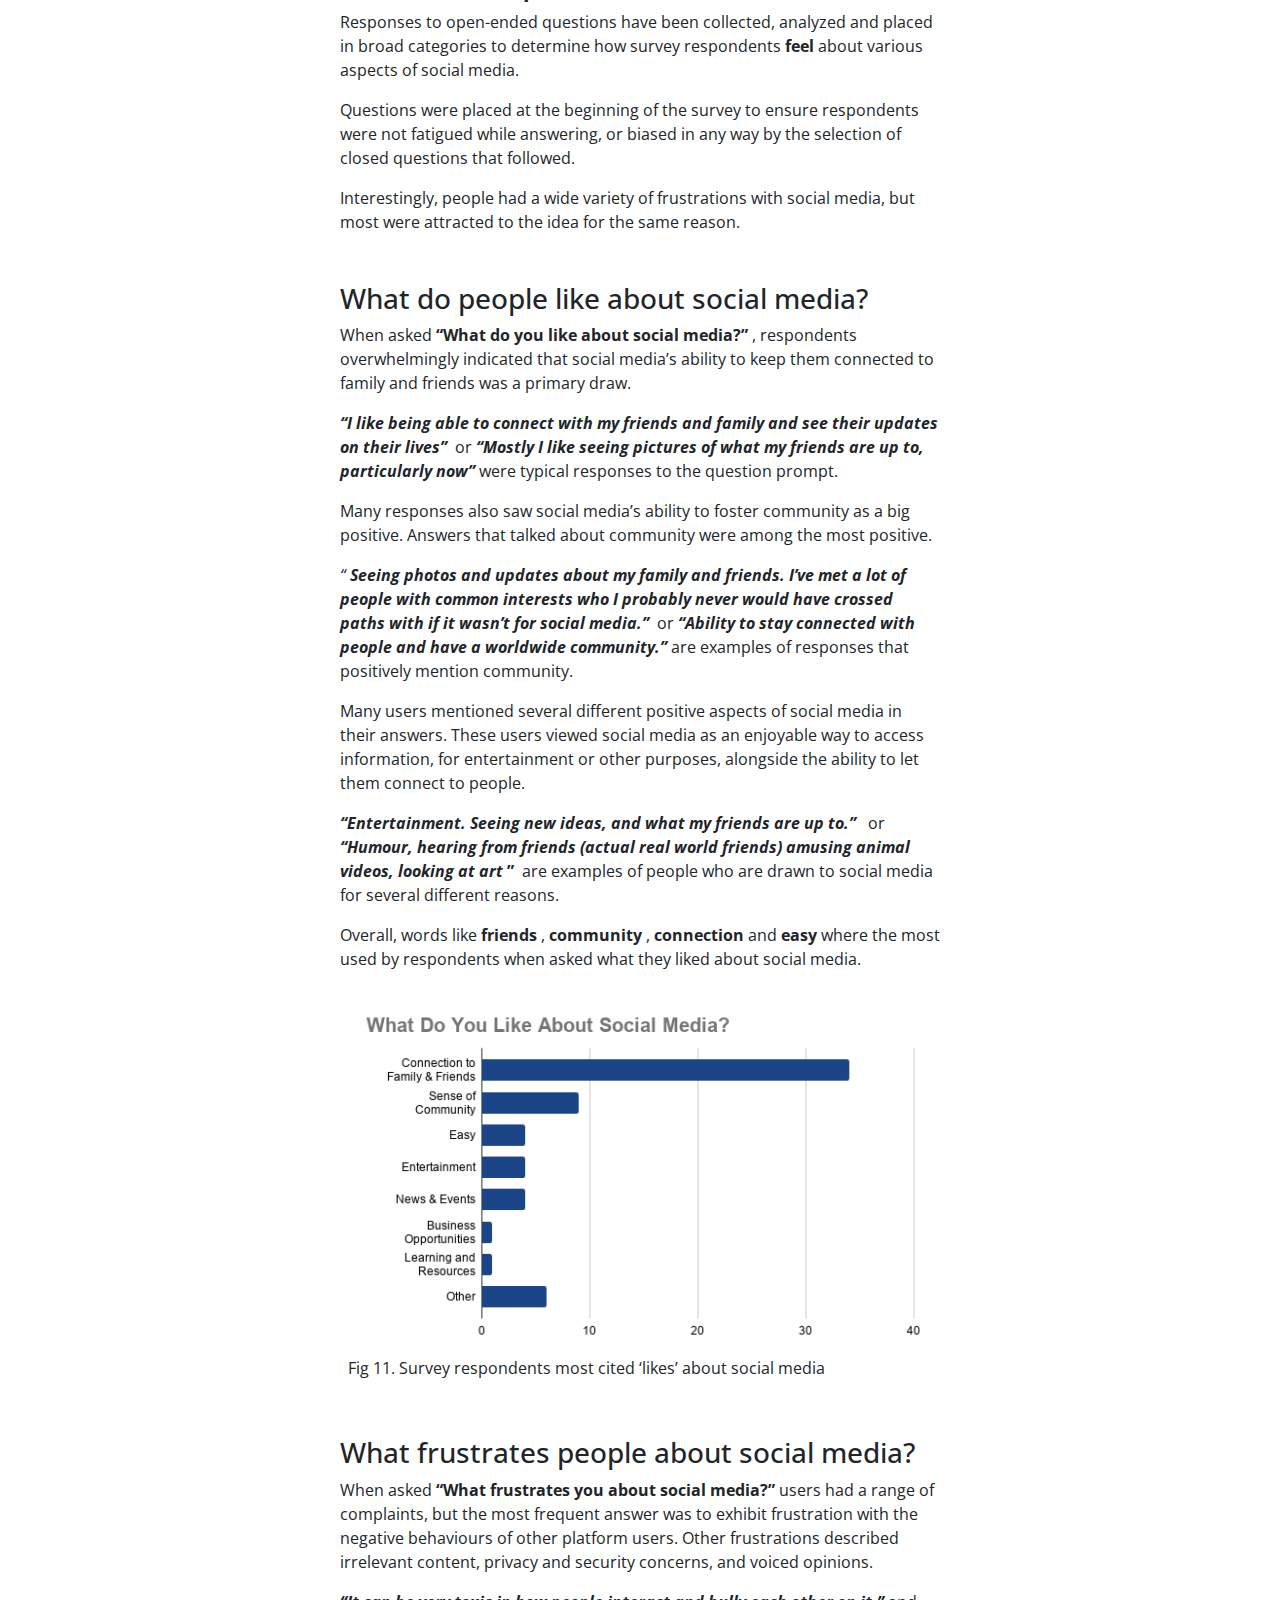
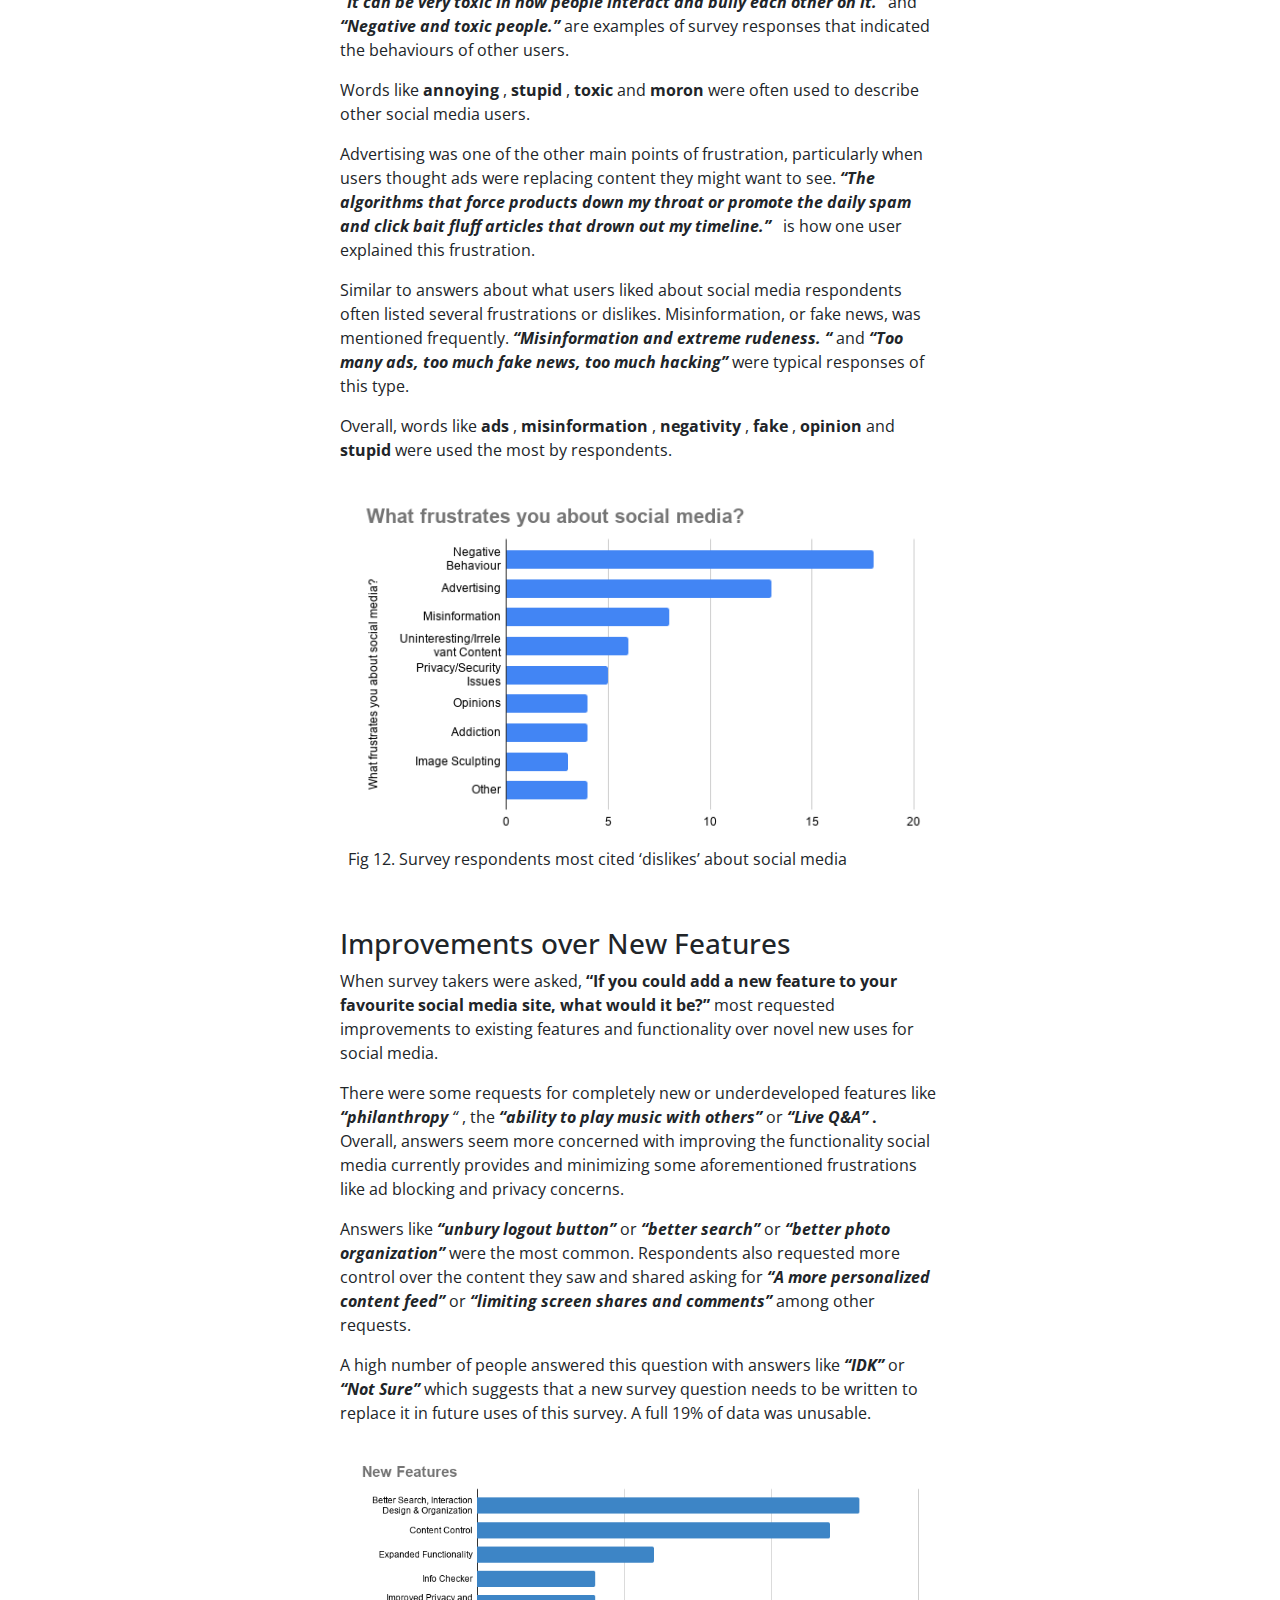
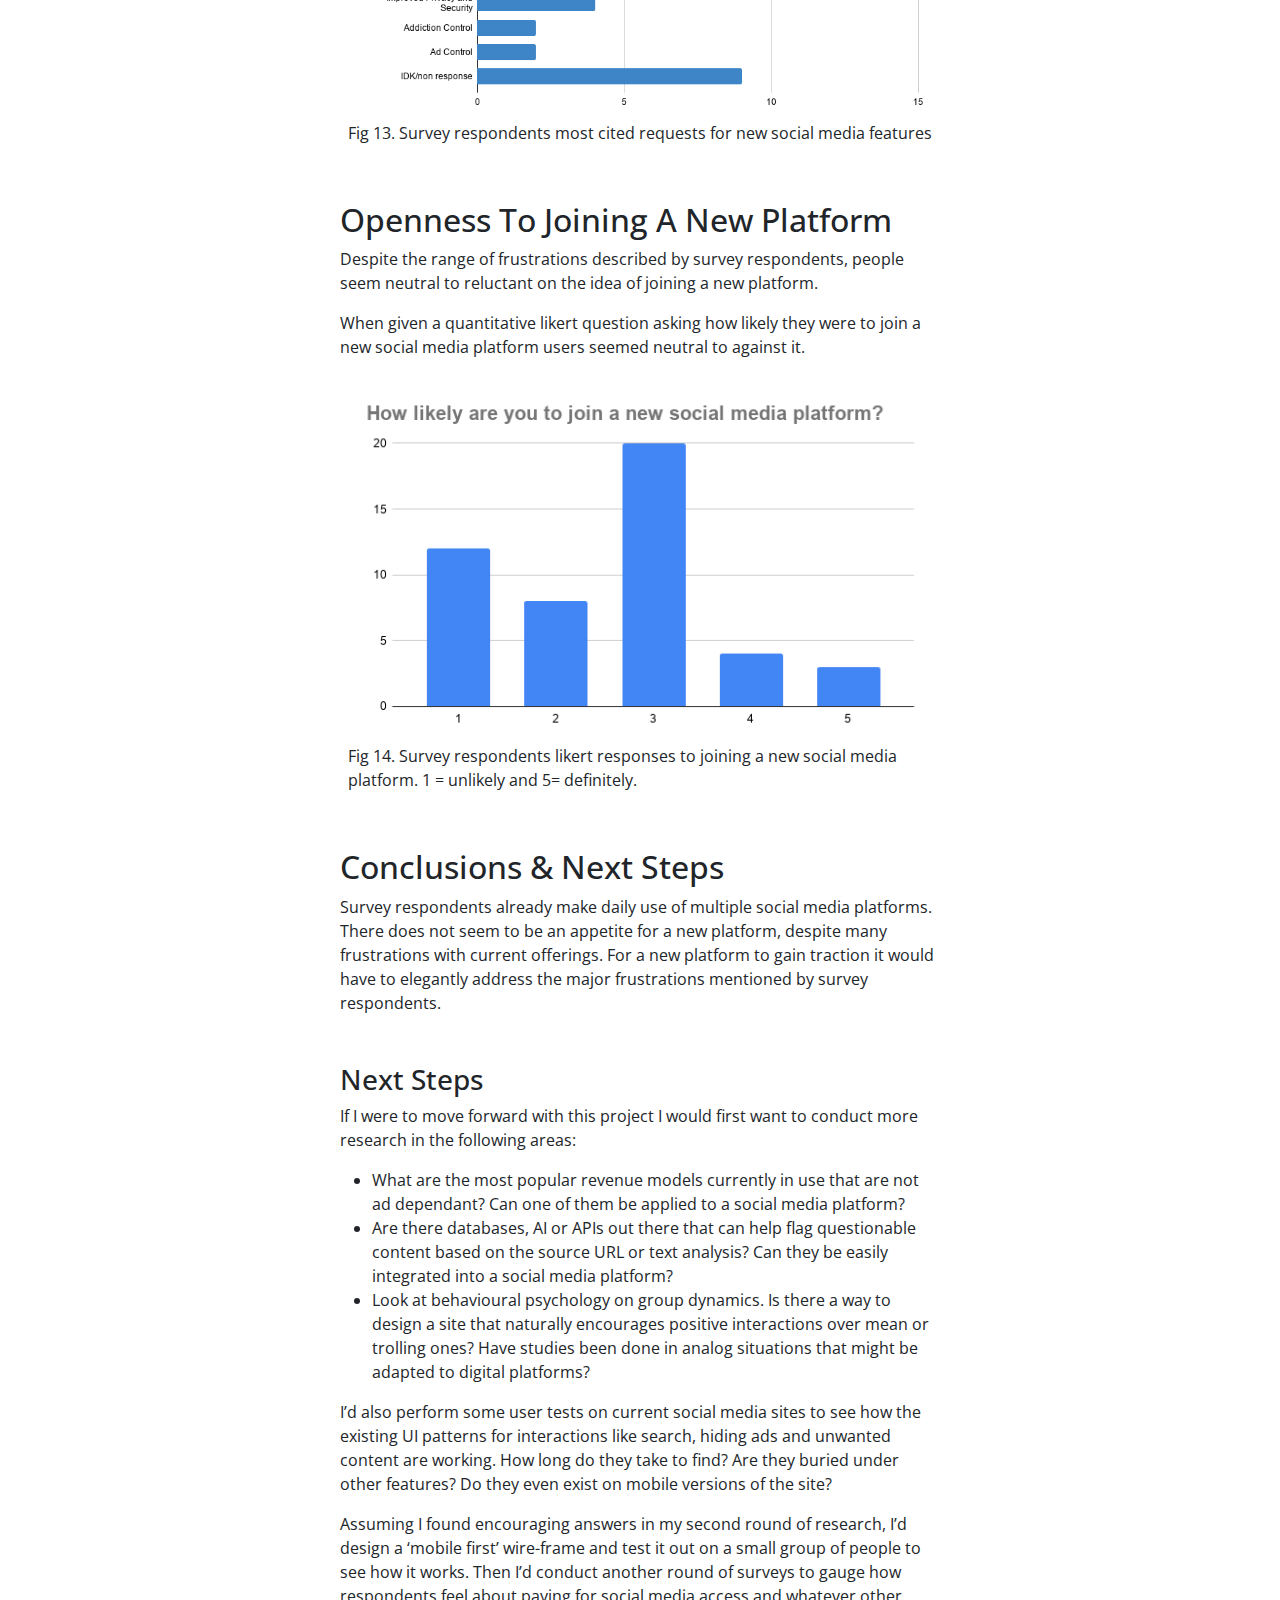
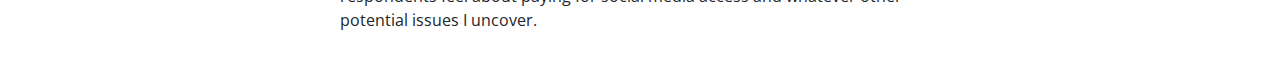
<file: survey.html>
<!DOCTYPE html>
<html lang="en">
  <head>
    <title>UX Design: Social Media Attitudes Survey</title>
    <meta charset="utf-8" />
    <meta name="viewport" content="width=device-width, initial-scale=1" />

    <link
      href="https://cdn.jsdelivr.net/npm/bootstrap@5.1.2/dist/css/bootstrap.min.css"
      rel="stylesheet"
    />
    <script src="https://cdn.jsdelivr.net/npm/bootstrap@5.1.2/dist/js/bootstrap.bundle.min.js"></script>

    <meta
      name="description"
      content="UX Designer Verity Griscti's Social Media Survey"
    />
    <meta name="author" content="Verity Griscti" />

    <link rel="preconnect" href="https://fonts.googleapis.com" />
    <link rel="preconnect" href="https://fonts.gstatic.com" crossorigin />
    <link
      href="https://fonts.googleapis.com/css2?family=Lora:ital,wght@0,400;0,500;1,400;1,500&display=swap"
      rel="stylesheet"
    />
    <link rel="preconnect" href="https://fonts.googleapis.com" />
    <link rel="preconnect" href="https://fonts.gstatic.com" crossorigin />
    <link
      href="https://fonts.googleapis.com/css2?family=Lora:ital,wght@0,400;0,500;1,400;1,500&family=Open+Sans:wght@300;400;600&display=swap"
      rel="stylesheet"
    />

    <link
      rel="stylesheet"
      href="https://cdn.jsdelivr.net/npm/bootstrap-icons@1.5.0/font/bootstrap-icons.css"
    />

    <link
      rel="stylesheet"
      href="https://pro.fontawesome.com/releases/v5.10.0/css/all.css"
      integrity="sha384-AYmEC3Yw5cVb3ZcuHtOA93w35dYTsvhLPVnYs9eStHfGJvOvKxVfELGroGkvsg+p"
      crossorigin="anonymous"
    />

    <link rel="stylesheet" href="/styles.css" />

    <!-- Global site tag (gtag.js) - Google Analytics -->
    <script
      async
      src="https://www.googletagmanager.com/gtag/js?id=G-D1YHQLPENP"
    ></script>
    <script>
      window.dataLayer = window.dataLayer || []
      function gtag() {
        dataLayer.push(arguments)
      }
      gtag('js', new Date())

      gtag('config', 'G-D1YHQLPENP')
    </script>
  </head>

  <body data-bs-spy="scroll" data-bs-target=".nav" data-bs-offset="50">
    <header
      id="native-casestudy-header"
      class="container-fluid p-3 bg-dark text-light"
    >
      <h1 class="fs-3 fst-italic text-center text-md-start">
        Social Media Attitudes Survey
      </h1>
    </header>

    <main class="container-fluid">
      <div class="row p-3">
        <div class="col-sm-12 col-md-4 col-xl-3">
          <nav
            id="native-casestudy-nav"
            class="nav flex-column fixed-bottom sticky-md-top p-3 border border-secondary rounded sidebar-bg"
          >
            <button
              type="button"
              class="btn-dark d-md-none btn-lg"
              data-bs-toggle="collapse"
              data-bs-target="#contents"
              aria-label="Menu Button"
            >
              <i class="fas fa-bars"></i>
            </button>
            <!-- Collapsible Button -->
            <div id="contents" class="collapse show">
              <ul class="nav nav-pills native-pills flex-column">
                <li class="nav-item">
                  <a class="nav-link" href="index.html">
                    <i class="fas fa-home p-3"></i>
                    Home
                  </a>
                </li>
                <li class="nav-item p-1">
                  <a class="nav-link" href="#intro">Introduction</a>
                </li>
                <li class="nav-item p-1">
                  <a class="nav-link" href="#part2">
                    Why Do People Use Social Media?
                  </a>
                </li>
                <li class="nav-item p-1">
                  <a class="nav-link" href="#part3">
                    How Do People Currently Use Social Media?
                  </a>
                </li>
                <li class="nav-item p-1">
                  <a class="nav-link" href="#part4">
                    How Do People Feel About Social Media?
                  </a>
                </li>
                <li class="nav-item p-1">
                  <a class="nav-link" href="#part5">
                    Openness To Joining A New Social Media Platform
                  </a>
                </li>
                <li class="nav-item p-1">
                  <a class="nav-link" href="#conclusions">
                    Conclusions &amp; Next Steps
                  </a>
                </li>
              </ul>
              <!-- /contents -->
            </div>
          </nav>
        </div>
        <!-- sidebar column -->

        <div class="col-sm-12 col-md-8 col-lg-7 col-xl-6">
          <h2 id="intro" class="mt-5">Introduction</h2>

          <p>
            This project was completed as part of my York University&#8217;s
            School of Continuing Studies
            <a
              href="https://continue.yorku.ca/certificates/ux-design/"
              target="_blank"
              rel="noreferrer noopener"
            >
              UX Design Certificate
            </a>
            . For the introductory class, we were asked to conduct a 10 question
            survey on&nbsp;
            <a
              rel="noreferrer noopener"
              target="_blank"
              href="https://docs.google.com/forms/d/e/1FAIpQLSc-t5nFc2JSDIdVV15qDEhFHPFP_exBxLCW5vO-jUTSlc6YYw/viewform"
            >
              Google Forms
            </a>
            &nbsp;to gauge public perception of existing social media platforms
            to gain a high-level sense of how people use, and what they think of
            current social media offerings.
          </p>

          <p>
            This summary report analyzes the data collected from
            <strong>47 respondents</strong>
            .
          </p>

          <h3 id="keyfindings" class="mt-5">Key Findings</h3>

          <ul class="mt-3">
            <li>
              The main draw of social media is the utility it gives people to
              stay connected to people and communities that they deem important.
            </li>
            <li>
              People's primary complaint about social media isn&#8217;t the
              technology itself, but how other humans interact and behave on the
              platforms.&nbsp;
            </li>
            <li>
              Social media users want more tools and control over what they see,
              in part to mitigate the negative behaviours of other users.
            </li>
            <li>
              Users want a platform that helps them parse misleading or unwanted
              content.
            </li>
          </ul>

          <h2 id="part2" class="mt-5">Why Do People Use Social Media?</h2>

          <p>
            Overwhelmingly, people use social media platforms to stay connected
            to family and friends and participate in various communities. Survey
            respondents also cited social media as a place to find entertainment
            and information on personal interests and news. A minority of
            respondents reported using social media to share their opinions.
          </p>

          <p>
            People&#8217;s responses on why they used social media were broadly
            consistent with what they liked and disliked about the platforms.
            Respondents cited a connection with friends and family as the main
            reason they enjoyed social media.&nbsp; Negative behaviours and
            opinions were the primary frustrations users had with existing
            social media platforms.
          </p>

          <div class="mt-5" data-bs-toggle="modal" data-bs-target="#whydoyou">
            <figure class="p-2 d-block">
              <img
                class="img-fluid"
                src="main-assets/images/Survey/why-do-you-use-social-media-.png"
                alt="Bar Graph: why do you use social media?"
              />
              <figcaption>
                Fig 1. Survey Respondents most cited uses of social media.
                Ranked by popularity.
                <br />
                (Click Graph To Enlarge)
              </figcaption>
            </figure>
          </div>

          <!-- Why do you use social media modal -->
          <div
            class="modal fade"
            id="whydoyou"
            tabindex="-1"
            aria-labelledby="Cited-Use-of-Social-Media"
            aria-hidden="true"
          >
            <div class="modal-dialog modal-xl">
              <div class="modal-content">
                <div class="modal-header">
                  <h5 class="modal-title" id="Cited-Use-of-Social-Media">
                    Fig 1. Survey Respondents most cited uses of social media.
                    Ranked by popularity.
                  </h5>
                  <button
                    type="button"
                    class="btn-close"
                    data-bs-dismiss="modal"
                    aria-label="Close"
                  ></button>
                </div>
                <div class="modal-body">
                  <img
                    class="img-fluid"
                    src="main-assets/images/Survey/why-do-you-use-social-media-.png"
                    alt="Bar Graph: why do you use social media?"
                  />
                </div>
                <div class="modal-footer">
                  <button
                    type="button"
                    class="btn btn-secondary"
                    data-bs-dismiss="modal"
                  >
                    Close
                  </button>
                </div>
              </div>
            </div>
          </div>

          <h2 id="part3" class="mt-5">
            How Do People Currently Use Social Media
          </h2>

          <p>
            Answers to closed questions were used to collect information on what
            social media platforms people used and how they interacted with
            existing platforms. The survey responses indicate that people use
            multiple social media platforms every day, and they perform a wide
            range of tasks on the platforms currently available.
          </p>

          <h3 class="mt-5">What social media platforms are used?</h3>

          <figure class="p-2 d-block">
            <img
              class="img-fluid"
              src="main-assets/images/Survey/social-media-platforms-in-use.png"
              alt="Bar Graph: What Social Media Platforms Do You Use?"
            />
            <figcaption>
              Fig 2. Survey Respondents most used Social Media Platform. Ranked
              by popularity.
            </figcaption>
          </figure>

          <p>
            Among respondents,
            <strong>FaceBook</strong>
            is the most popular social media platform currently in use. But, as
            I only recruited survey respondents from FaceBook and Instagram
            (which doesn&#8217;t allow direct links) this data might be skewed a
            bit. The majority of respondents had to be on FaceBook to access the
            survey.
          </p>

          <figure class="p-2 d-block">
            <img
              class="img-fluid"
              src="main-assets/images/Survey/platforms-per-user.png"
              alt="Bar Graph: How Many Social Media Platforms Do You Use."
            />
            <figcaption>
              Fig 3. Number of Social Media platforms used by Survey
              Respondents.
            </figcaption>
          </figure>

          <p>
            All respondents reported using at least two platforms. Using
            <strong>three to six</strong>
            different platforms was most common among surveyors.
          </p>

          <h3 class="mt-fs-light">What devices do they use?</h3>

          <p>
            Respondents preferred to access their platforms on portable devices,
            with mobile devices being the most popular device either via a web
            browser or a dedicated app.
          </p>

          <figure class="p-2 d-block">
            <img
              class="img-fluid"
              src="main-assets/images/Survey/device-preferences-.png"
              alt="Bar Graph: What Device Do You Browse SM on?"
            />
            <figcaption>
              Fig 4. Types of devices used by survey respondents to access
              social media.
            </figcaption>
          </figure>

          <h3 class="mt-fs-light">
            What do people do on social media platforms?
          </h3>

          <p>
            Interaction types fall into three broad categories:
            <strong>
              posting original content, posting found content and responding to
              content
            </strong>
            . Users slightly favoured responding to content and posting original
            material interactions to posting found material interactions.
          </p>

          <figure class="p-2 d-block">
            <img
              class="img-fluid"
              src="main-assets/images/Survey/type-of-content.png"
              alt="Pie Chart: What Do You Do On Social Media?"
            />
            <figcaption>
              Fig 5. Three primary social interaction types performed by survey
              respondents
            </figcaption>
          </figure>

          <p>
            Photos are the most popular original content to post. Written
            articles are the most popular found content to post, and respondents
            have a clear preference for commenting and liking content to other
            forms of content interaction.
          </p>

          <figure class="p-2 d-block">
            <img
              class="img-fluid"
              src="main-assets/images/Survey/interaction-types-posting-original-content.png"
              alt="Bar Graph: Posting Original Content"
            />
            <figcaption>Fig 6. Original Content Types</figcaption>
          </figure>

          <figure class="p-2 d-block">
            <img
              class="img-fluid"
              src="main-assets/images/Survey/interaction-type-posting-found-content.png"
              alt="Bar Graph: Posting Found Content"
            />
            <figcaption>Fig 7. Posting Found Content Types</figcaption>
          </figure>

          <figure class="p-2 d-block">
            <img
              class="img-fluid"
              src="main-assets/images/Survey/interaction-type-responding-to-content.png"
              alt="Bar Graph: Responding To Content"
            />
            <figcaption>Fig 8. Responding to Content Types</figcaption>
          </figure>

          <h3 class="mt-fs-light">Personal Use vs. Business Use</h3>

          <p>
            A sizable minority of users have a business, side hustle or side
            project they promote on social media, but most respondents are
            interacting with the platform as individual users.
          </p>

          <figure class="p-2 d-block">
            <img
              class="img-fluid"
              src="main-assets/images/Survey/count-of-do-you-have-a-small-business-side-hustle-or-creative-project-that-you-promote-on-social-media-.png"
              alt="Pie Chart: Personal Use vs. SideHustle"
            />
            <figcaption>
              Fig 9. Social media use. Professional vs. Personal
            </figcaption>
          </figure>

          <h3 class="mt-fs-light">How often do people check social media?</h3>

          <p>
            All respondents were daily users of social media, with most
            respondents checking their platforms five or more times a day. While
            &#8216;not every day&#8217; was listed as a choice in the survey no
            one selected that option.
          </p>

          <figure class="p-2 d-block">
            <img
              class="img-fluid"
              src="main-assets/images/Survey/how-many-times-a-day-do-you-look-at-social-media-.png"
              alt="Bar Graph: Engagement Frequency"
            />
            <figcaption>
              Fig 10. Number of times survey respondents self-reported checking
              social media.
            </figcaption>
          </figure>

          <h2 id="part4" class="mt-5">How Do People Feel About Social Media</h2>

          <p>
            Responses to open-ended questions have been collected, analyzed and
            placed in broad categories to determine how survey respondents
            <strong>feel</strong>
            about various aspects of social media.
          </p>

          <p>
            Questions were placed at the beginning of the survey to ensure
            respondents were not fatigued while answering, or biased in any way
            by the selection of closed questions that followed.
          </p>

          <p>
            Interestingly, people had a wide variety of frustrations with social
            media, but most were attracted to the idea for the same reason.
          </p>

          <h3 class="mt-5 fs-light">What do people like about social media?</h3>

          <p>
            When asked
            <strong>&#8220;What do you like about social media?&#8221;</strong>
            , respondents overwhelmingly indicated that social media&#8217;s
            ability to keep them connected to family and friends was a primary
            draw.&nbsp;
          </p>

          <p>
            <strong>
              <em>
                &#8220;I like being able to connect with my friends and family
                and see their updates on their lives&#8221;&nbsp;
              </em>
            </strong>
            or
            <strong>
              <em>
                &#8220;Mostly I like seeing pictures of what my friends are up
                to, particularly now&#8221;
              </em>
            </strong>
            were typical responses to the question prompt.&nbsp;
          </p>

          <p>
            Many responses also saw social media&#8217;s ability to foster
            community as a big positive. Answers that talked about community
            were among the most
            <em></em>
            positive.&nbsp;
          </p>

          <p>
            <em>&#8220;</em>
            <strong>
              <em>
                Seeing photos and updates about my family and friends. I’ve met
                a lot of people with common interests who I probably never would
                have crossed paths with if it wasn’t for social
                media.&#8221;&nbsp;
              </em>
            </strong>
            or
            <strong></strong>
            <strong>
              <em>
                &#8220;Ability to stay connected with people and have a
                worldwide community.&#8221;
              </em>
            </strong>
            <strong></strong>
            are examples of responses that positively mention community.&nbsp;
          </p>

          <p>
            Many users mentioned several different positive aspects of social
            media in their answers. These users viewed social media as an
            enjoyable way to access information, for entertainment or other
            purposes, alongside the ability to let them connect to people.&nbsp;
          </p>

          <p>
            <strong>
              <em>
                &#8220;Entertainment. Seeing new ideas, and what my friends are
                up to.&#8221;
              </em>
            </strong>
            <strong>&nbsp;</strong>
            or
            <strong>
              <em>
                &#8220;Humour, hearing from friends (actual real world friends)
                amusing animal videos, looking at art
              </em>
            </strong>
            <strong>&#8221;</strong>
            &nbsp;are examples of people who are drawn to social media for
            several different reasons.&nbsp;
          </p>

          <p>
            Overall, words like
            <strong>friends</strong>
            ,
            <strong>community</strong>
            ,
            <strong>connection</strong>
            and
            <strong>easy</strong>
            where the most used by respondents when asked what they liked about
            social media.
          </p>

          <figure class="p-2 d-block">
            <img
              class="img-fluid"
              src="main-assets/images/Survey/what-do-you-like-about-social-media-1.png"
              alt="Bar Graph: What Do You Like About Social Media?"
            />
            <figcaption>
              Fig 11. Survey respondents most cited ‘likes’ about social media
            </figcaption>
          </figure>

          <h3 class="mt-5 fs-light">
            What frustrates people about social media?
          </h3>

          <p>
            When asked
            <strong>
              &#8220;What frustrates you about social media?&#8221;
            </strong>
            users had a range of complaints, but the most frequent answer was to
            exhibit frustration with the negative behaviours of other platform
            users. Other frustrations described irrelevant content, privacy and
            security concerns, and voiced opinions.&nbsp;
          </p>

          <p>
            <strong>
              <em>
                &#8220;It can be very toxic in how people interact and bully
                each other on it.&#8221;
              </em>
            </strong>
            and
            <strong><em>&#8220;Negative and toxic people.&#8221;</em></strong>
            are examples of survey responses that indicated the behaviours of
            other users.&nbsp;
          </p>

          <p>
            Words like
            <strong>annoying</strong>
            ,
            <strong>stupid</strong>
            ,
            <strong>toxic</strong>
            and
            <strong>moron</strong>
            were often used to describe other social media users.&nbsp;&nbsp;
          </p>

          <p>
            Advertising was one of the other main points of frustration,
            particularly when users thought ads were replacing content they
            might want to see.
            <strong>
              <em>
                &#8220;The algorithms that force products down my throat or
                promote the daily spam and click bait fluff articles that drown
                out my timeline.&#8221;
              </em>
            </strong>
            <strong>&nbsp;</strong>
            is how one user explained this frustration.
          </p>

          <p>
            Similar to answers about what users liked about social media
            respondents often listed several frustrations or dislikes.
            Misinformation, or fake news, was mentioned frequently.
            <strong>
              <em>&#8220;Misinformation and extreme rudeness. &#8220;</em>
            </strong>
            and
            <strong></strong>
            <strong>
              <em>
                &#8220;Too many ads, too much fake news, too much hacking&#8221;
              </em>
            </strong>
            were typical responses of this type.&nbsp;
          </p>

          <p>
            Overall, words like
            <strong>ads</strong>
            ,
            <strong>misinformation</strong>
            ,
            <strong>negativity</strong>
            ,
            <strong>fake</strong>
            ,
            <strong>opinion</strong>
            and
            <strong>stupid</strong>
            were used the most by respondents.
          </p>

          <figure class="p-2 d-block">
            <img
              class="img-fluid"
              src="main-assets/images/Survey/what-frustrates-you-about-social-media-.png"
              alt="Bar Graph: What Frustrates You About Social Media?"
            />
            <figcaption>
              Fig 12. Survey respondents most cited ‘dislikes’ about social
              media
            </figcaption>
          </figure>

          <h3 class="fs-light mt-5">Improvements over New Features</h3>

          <p>
            When survey takers were asked,
            <strong>
              &#8220;If you could add a new feature to your favourite social
              media site, what would it be?&#8221;
            </strong>
            most requested improvements to existing features and functionality
            over novel new uses for social media.
          </p>

          <p>
            There were some requests for completely new or underdeveloped
            features like
            <strong><em>&#8220;philanthropy</em></strong>
            <em>&#8220;</em>
            , the
            <strong>
              <em>&#8220;ability to play music with others&#8221;</em>
            </strong>
            <strong></strong>
            or
            <strong><em>&#8220;Live Q&amp;A&#8221;</em></strong>
            <strong>.&nbsp;</strong>
            Overall, answers seem more concerned with improving the
            functionality social media currently provides and minimizing some
            aforementioned frustrations like ad blocking and privacy concerns.
          </p>

          <p>
            Answers like
            <strong></strong>
            <strong><em>&#8220;unbury logout button&#8221;</em></strong>
            or
            <strong></strong>
            <strong><em>&#8220;better search&#8221;</em></strong>
            or
            <strong><em>&#8220;better photo organization&#8221;</em></strong>
            were the most common. Respondents also requested more control over
            the content they saw and shared asking for
            <em></em>
            <strong>
              <em>&#8220;A more personalized content feed&#8221;</em>
            </strong>
            or
            <strong>
              <em>&#8220;limiting screen shares and comments&#8221;</em>
            </strong>
            among other requests.&nbsp;
          </p>

          <p>
            A high number of people answered this question with answers like
            <strong><em>“IDK”</em></strong>
            or
            <strong><em>“Not Sure”</em></strong>
            which suggests that a new survey question needs to be written to
            replace it in future uses of this survey. A full 19% of data was
            unusable.&nbsp;
          </p>

          <figure class="p-2 d-block">
            <img
              class="img-fluid"
              src="main-assets/images/Survey/new-features1.png"
              alt="Bar Graph: New Feature Request"
            />
            <figcaption>
              Fig 13. Survey respondents most cited requests for new social
              media features
            </figcaption>
          </figure>

          <h2 id="part5" class="mt-5">Openness To Joining A New Platform</h2>

          <p>
            Despite the range of frustrations described by survey respondents,
            people seem neutral to reluctant on the idea of joining a new
            platform.
          </p>

          <p>
            When given a quantitative likert question asking how likely they
            were to join a new social media platform users seemed neutral to
            against it.&nbsp;
          </p>

          <figure class="p-2 d-block">
            <img
              class="img-fluid"
              src="main-assets/images/Survey/how-likely-are-you-to-join-a-new-social-media-platform-1-1.png"
              alt="Likert Graph: Likely to trying new platform?"
            />
            <figcaption>
              Fig 14. Survey respondents likert responses to joining a new
              social media platform. 1 = unlikely and 5= definitely.
            </figcaption>
          </figure>

          <h2 id="conclusions" class="mt-5">Conclusions &amp; Next Steps</h2>

          <p>
            Survey respondents already make daily use of multiple social media
            platforms. There does not seem to be an appetite for a new platform,
            despite many frustrations with current offerings. For a new platform
            to gain traction it would have to elegantly address the major
            frustrations mentioned by survey respondents.&nbsp;
          </p>

          <h3 class="fs-light mt-5">Next Steps</h3>

          <p>
            If I were to move forward with this project I would first want to
            conduct more research in the following areas:
          </p>

          <ul>
            <li>
              What are the most popular revenue models currently in use that are
              not ad dependant? Can one of them be applied to a social media
              platform?
            </li>
            <li>
              Are there databases, AI or APIs out there that can help flag
              questionable content based on the source URL or text analysis? Can
              they be easily integrated into a social media platform?
            </li>
            <li>
              Look at behavioural psychology on group dynamics. Is there a way
              to design a site that naturally encourages positive interactions
              over mean or trolling ones? Have studies been done in analog
              situations that might be adapted to digital platforms?&nbsp;
            </li>
          </ul>

          <p>
            I&#8217;d also perform some user tests on current social media sites
            to see how the existing UI patterns for interactions like search,
            hiding ads and unwanted content are working. How long do they take
            to find? Are they buried under other features? Do they even exist on
            mobile versions of the site?
          </p>

          <p>
            Assuming I found encouraging answers in my second round of research,
            I&#8217;d design a &#8216;mobile first&#8217; wire-frame and test it
            out on a small group of people to see how it works. Then I&#8217;d
            conduct another round of surveys to gauge how respondents feel about
            paying for social media access and whatever other potential issues I
            uncover.
          </p>
        </div>
        <!--- /content column-->
      </div>
      <!--- /row -->
    </main>
  </body>
</html>
</file>
<file: styles.css>
/* These are secondary styles to Bootstrap 5 */

:root {
  --bg-color: #ffffff;
  --col-bg: #ffffff;
  --secondary-background: #21156c;
  --black-bg: #000000;
  --dark-text: #333333;
  --light-text: #ffffff;
  --hover-text: #21156c;
  --ux-tiles: #4b0082;
  --other-work-tile: #21156c;
}

body {
  position: relative; /* Required for Bootstrap Scrollspy functionality */
  font-family: "Open Sans", sans-serif;
  background-color: var(--bg-color);
}

h1 {
  font-family: "Lucida Sans", "Lucida Sans Regular", "Lucida Grande",
    "Lucida Sans Unicode", Geneva, Verdana, sans-serif;
}

/* Index Page Styles */

#index-link:hover {
  color: var(--dark-text);
  text-decoration: none;
}

#navbar {
  background-color: var(--bg-color);
  color: var(--dark-text);
}

nav a {
  color: var(--dark-text);
}

nav a:hover {
  color: var(--hover-text);
  font-weight: 600;
}

/* Overwriting Bootstraps nav-pill */

.nav-pills .nav-link:not(.active) {
  background-color: var(--bg-color);
  color: var(--dark-text);
}

.nav-pills .nav-link.active {
  background-color: var(--bg-color);
  color: var(--dark-text);
  font-weight: 400;
  text-decoration: underline;
}

#ux-cs {
  min-height: 50vh;
  margin-top: 150px;
}

.tile a {
  color: var(--light-text);
  text-decoration: none;
}

.tile:hover {
  color: var(--light-text);
  text-decoration: underline;
}

.tile {
  border-radius: 5px;
}


/* Card Group Styles */

#dommma-cs {
  background-color: #3f7ba8;
}

#babybarista-cs {
  background-color: #402f2b;
}

#frethero-cs {
  background-color: #023d4c;
}

#workshop-tile,
#ia-tile,
#survey-tile {
  background-color: var(--ux-tiles);
}

#content-tile,
#code-tile,
#art-tile {
  background-color: var(--other-work-tile);
  background: url("main-assets/images/index/otherwork-bg.png") no-repeat center center;
  background-size: cover;
}

#ux-samples,
#other-work,
#about,
#contact {
  min-height: 50vh;
  padding-top: 100px; /* offsets for the navbar */
}

#about-written {
  -webkit-border-top-left-radius: 75px;
  -webkit-border-bottom-left-radius: 75px;
  border-top-left-radius: 75px;
  border-bottom-left-radius: 75px;
  line-height: 1.5em;
  font-size: 12pt;
}

#about-links {
  line-height: 1.8em;
}

#about-img {
  -webkit-border-top-right-radius: 75px;
  -webkit-border-bottom-right-radius: 75px;
  border-top-right-radius: 75px;
  border-bottom-right-radius: 75px;
}

#about a {
  color: var(--text);
  text-decoration: none;
  font-weight: bold;
}

#about a:hover {
  font-weight: bolder;
  text-decoration: underline;
}

#skills {
  background-color: var(--secondary-background);
  color: var(--light-text);
  border-radius: 5px;
}

.list-group li {
  background-color: var(--secondary-background);
  color: var(--light-text);
  border-width: 0px;
}

#contact {
  background: url("main-assets/images/index/contact-bg.png") no-repeat center
    center;
  background-size: cover;
  border-radius: 10px;
  line-height: 1.9em;
}

.sm-icon {
  height: 50px;
  width: 50px;
}

.sidebar-bg {
  background-color: var(--col-bg);
}

/* Artwork & Content */

.native-back-link {
  color: var(--light-text);
  font-size: large;
}

.native-back-link:hover {
  color: var(--light-text);
}

.native-casestudy-header {
  background-color: var(--black-bg);
  color: var(--light-text);
}

.native-section-height {
  width: 100%;
  min-height: 70vh;
  background-color: var(--bg-color);
}

#native-artist-statement {
  color: var(--light-text);
  background: var(--black-bg);
}

#native-artist-img {
  background-color: var(--black-bg);
  color: var(--light-text);
}

/** Visibly hides element, leaves accessible for screen readers **/

.hide-element {
  border: 0;
  clip: rect(1px, 1px, 1px, 1px);
  height: 1px;
  margin: -1px;
  overflow: hidden;
  padding: 0;
  position: absolute;
  width: 1px; 
}
</file>
